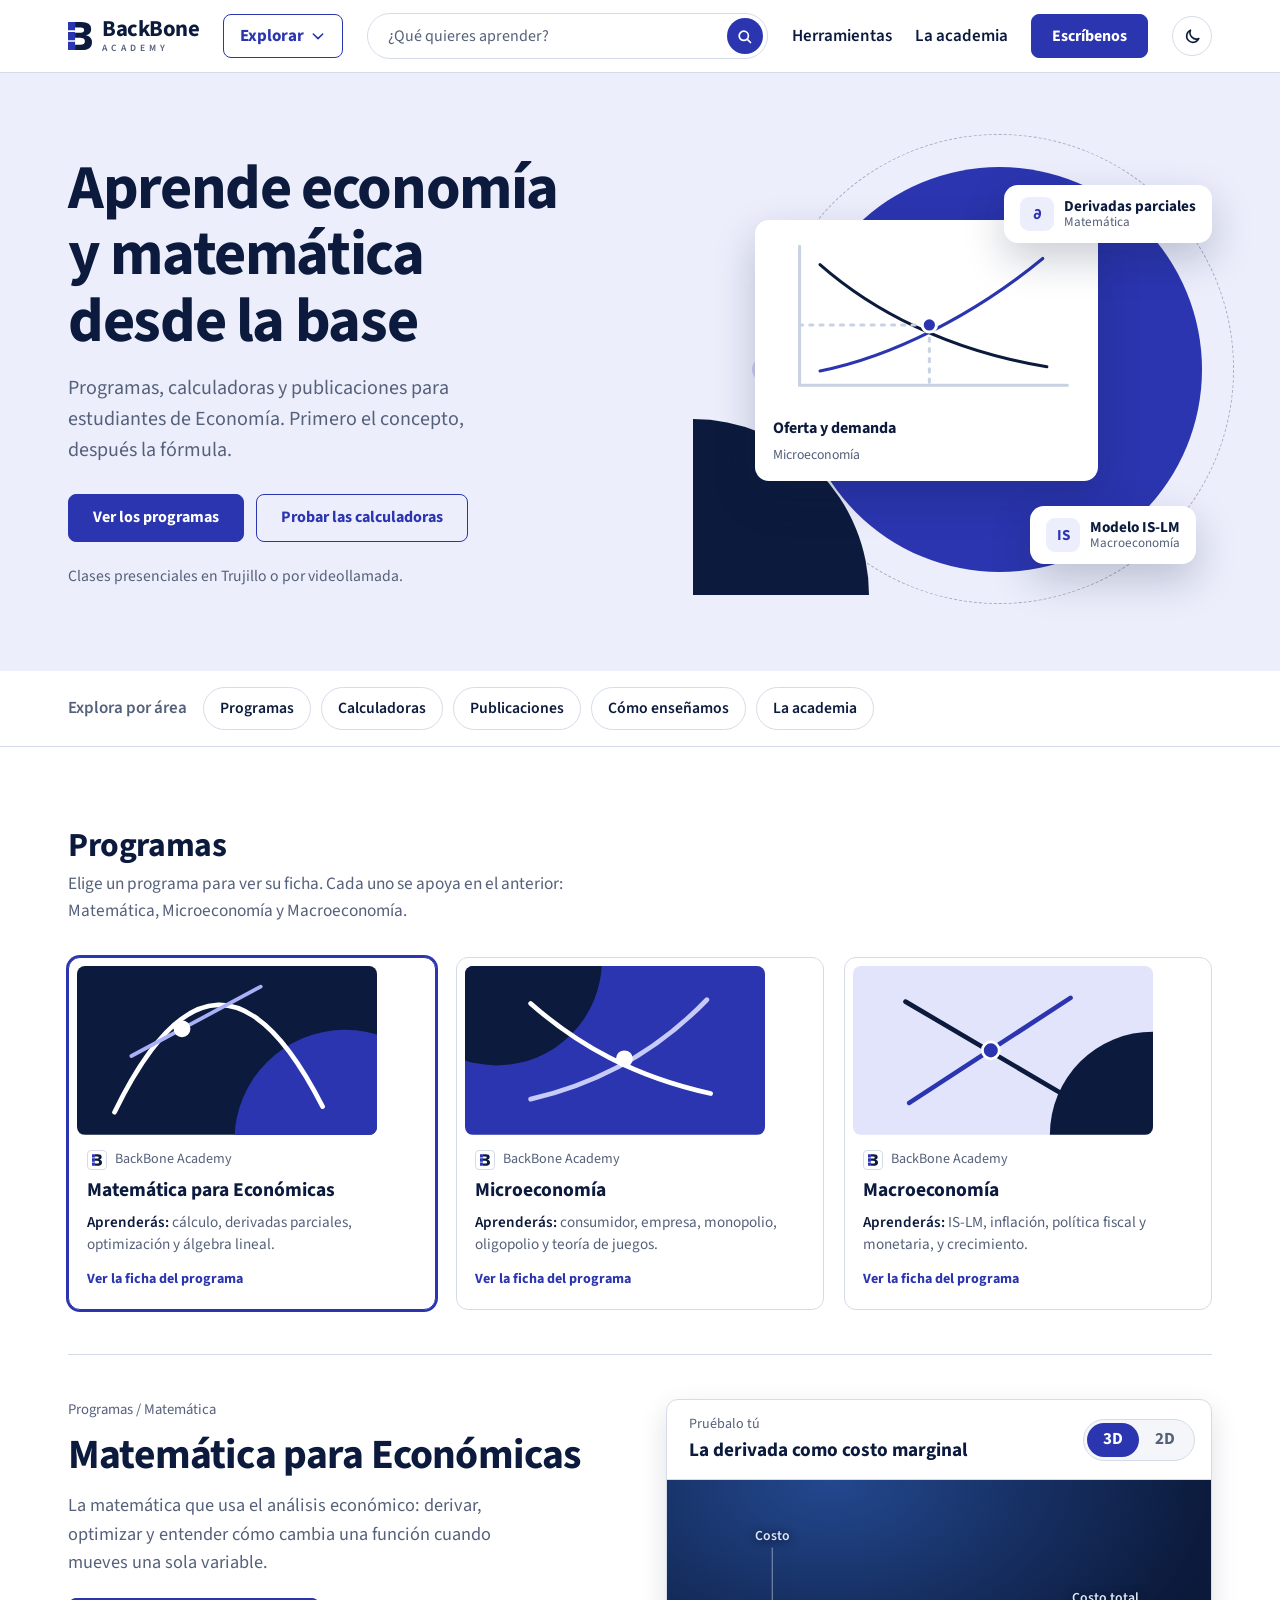
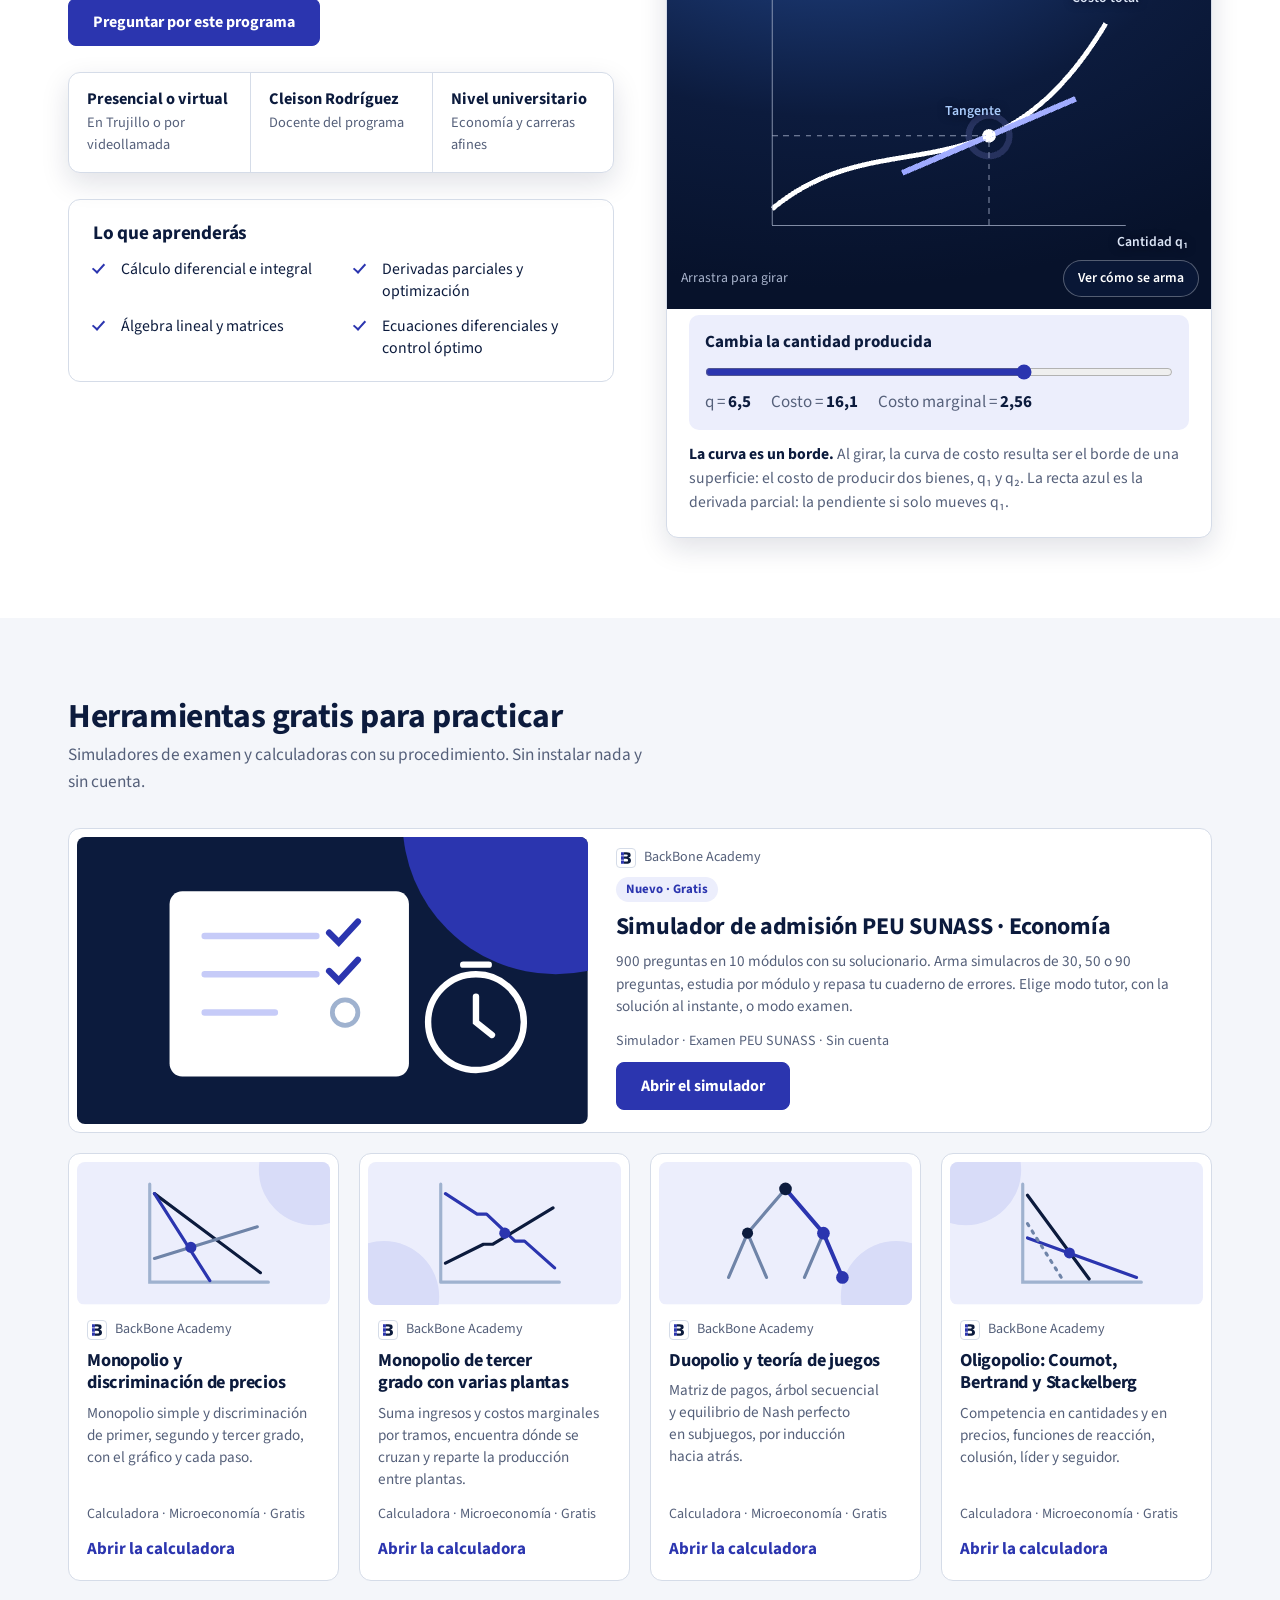
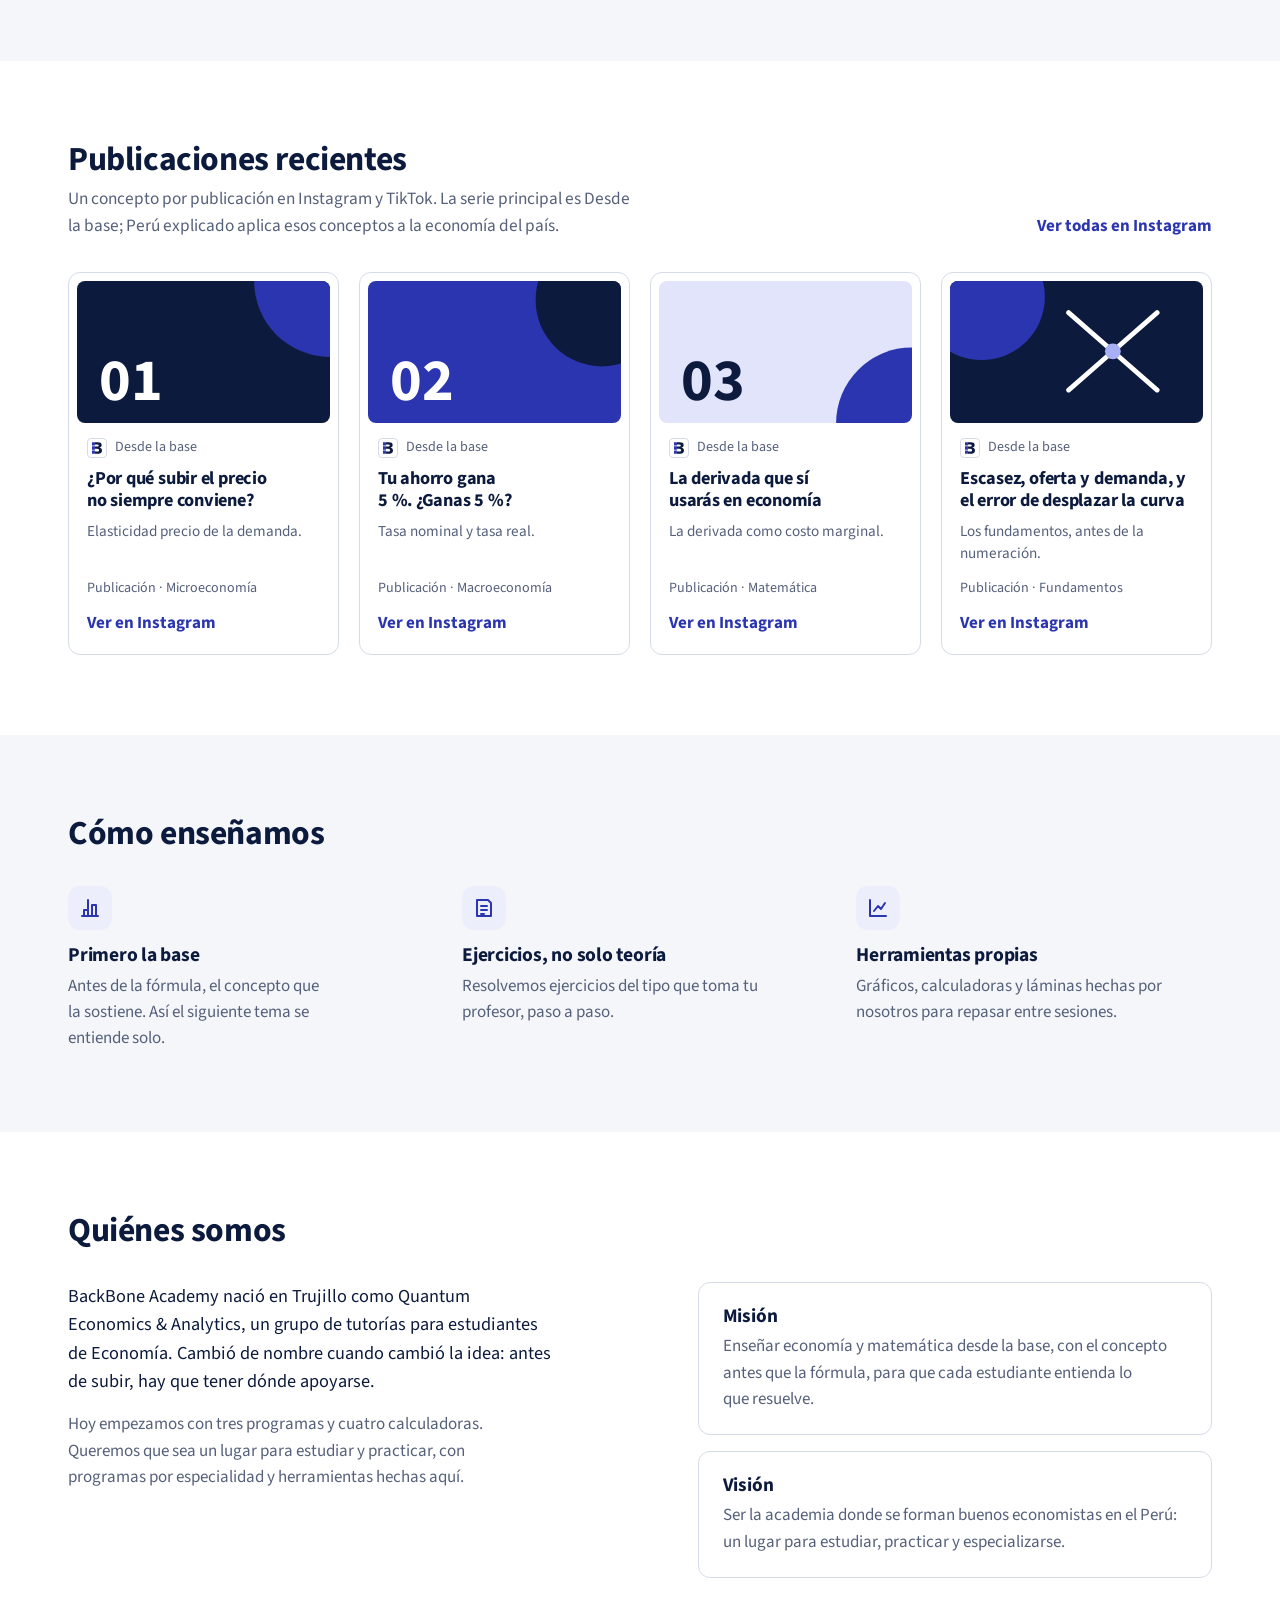
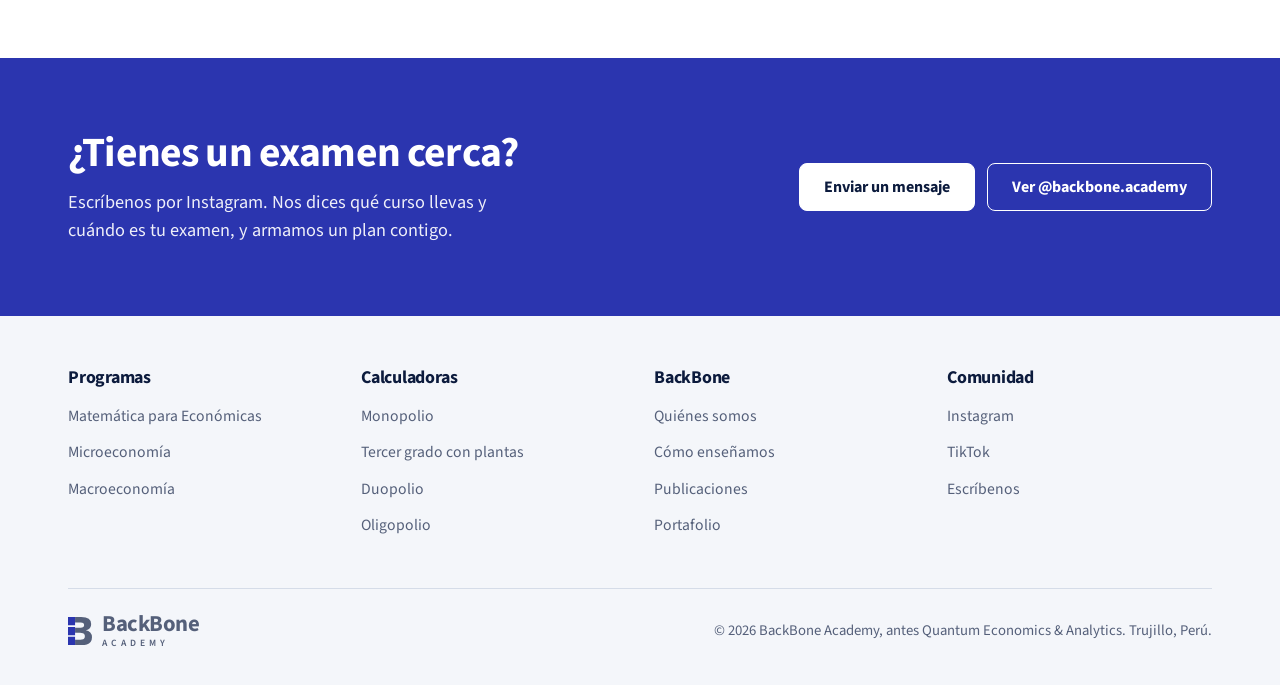
<file: index.html>
<!DOCTYPE html>
<html lang="es">
<head>
<meta charset="UTF-8">
<meta name="viewport" content="width=device-width, initial-scale=1, viewport-fit=cover">
<title>BackBone Academy · Economía y matemática desde la base</title>
<meta name="description" content="BackBone Academy, academia de economía en Trujillo, Perú. Programas de Matemática para Económicas, Microeconomía y Macroeconomía, calculadoras gratis y publicaciones para aprender desde la base.">
<meta property="og:title" content="BackBone Academy">
<meta property="og:description" content="Aprende economía y matemática desde la base: programas, calculadoras gratis y publicaciones.">
<meta property="og:type" content="website">
<meta name="theme-color" content="#FFFFFF">
<link rel="icon" href="assets/img/favicon-32.png" type="image/png" sizes="32x32">
<link rel="icon" href="assets/img/favicon-academy.svg" type="image/svg+xml">
<link rel="apple-touch-icon" href="assets/img/apple-touch-icon.png">
<link rel="preconnect" href="https://fonts.googleapis.com">
<link rel="preconnect" href="https://fonts.gstatic.com" crossorigin>
<link rel="stylesheet" href="https://fonts.googleapis.com/css2?family=Source+Sans+3:wght@400;600;700&display=swap">
<link rel="stylesheet" href="assets/css/academy.css">
<script type="importmap">{ "imports": { "three": "./assets/vendor/three/three.module.min.js" } }</script>
<script>
  /* Tema claro u oscuro: respeta la elección guardada; si no hay, sigue al dispositivo. */
  (function () {
    try { var t = localStorage.getItem('tema'); if (t === 'light' || t === 'dark') document.documentElement.setAttribute('data-theme', t); } catch (e) {}
  })();
</script>
</head>

<body>
<a class="saltar" href="#contenido">Saltar al contenido</a>

<!-- ═══ MENÚ ═══════════════════════════════════════════════════
     Logo, botón Explorar, buscador y accesos. Lo que pongas en el
     panel de Explorar es un <li> con un enlace o un botón. -->
<header class="cabecera">
  <div class="envoltura cabecera-fila">
    <a class="logo" href="#inicio" aria-label="BackBone Academy, inicio">
      <svg viewBox="13.69 8 52.43 61.59" aria-hidden="true"><path fill="currentColor" d="M29.13 57.74L40.59 57.74Q44.61 57.74 46.75 56.74Q48.89 55.73 49.7 54Q50.51 52.27 50.51 50.17Q50.51 48.03 49.61 46.3Q48.72 44.57 46.43 43.56Q44.14 42.56 39.99 42.56L29.13 42.56L29.13 31.48L41.32 31.48Q45.08 31.48 47.01 30.09Q48.93 28.7 48.93 25.66Q48.93 23.05 47.3 21.45Q45.68 19.85 41.4 19.85L29.13 19.85L29.13 8L42.51 8Q53.68 8 58.98 11.89Q64.28 15.78 64.28 23.14Q64.28 28.02 62.36 30.86Q60.43 33.7 57.57 35.07Q55 36.36 52.44 36.83Q58.81 37.94 62.4 41.7Q66.12 45.59 66.12 52.48Q66.12 58.98 63.04 62.72Q59.96 66.47 54.9 68.03Q49.83 69.59 43.88 69.59L29.13 69.59Z"/><path class="logo-columna" d="M13.69 26.2L13.69 8L29.13 8L29.13 26.2L13.69 26.2ZM13.69 69.59L13.69 51.4L29.13 51.4L29.13 69.59ZM13.69 47.8L13.69 29.8L29.13 29.8L29.13 47.8L13.69 47.8Z"/></svg>
      <span class="logo-texto"><span class="logo-nombre">BackBone</span><span class="logo-academy">ACADEMY</span></span>
    </a>

    <div class="explorar">
      <button class="explorar-boton" type="button" aria-expanded="false" aria-controls="explorar-panel">Explorar <svg viewBox="0 0 24 24" fill="none" stroke="currentColor" stroke-width="2.4" stroke-linecap="round" stroke-linejoin="round" aria-hidden="true"><path d="M5 9l7 7 7-7"/></svg></button>
      <div class="explorar-panel" id="explorar-panel" hidden>
        <div>
          <h3>Programas</h3>
          <ul>
            <li><button type="button" data-programa="mate">Matemática para Económicas</button></li>
            <li><button type="button" data-programa="micro">Microeconomía</button></li>
            <li><button type="button" data-programa="macro">Macroeconomía</button></li>
          </ul>
        </div>
        <div>
          <h3>Más en BackBone</h3>
          <ul>
            <li><a href="https://leonardovelasquez14-detg.github.io/peu-sunass-economia/" target="_blank" rel="noopener">Simulador PEU SUNASS</a></li>
            <li><a href="#practica">Calculadoras gratis</a></li>
            <li><a href="#publicaciones">Publicaciones</a></li>
            <li><a href="#academia">La academia</a></li>
          </ul>
        </div>
      </div>
    </div>

    <div class="buscador" role="search">
      <input type="search" id="buscar" placeholder="¿Qué quieres aprender?" aria-label="Buscar programas, temas y herramientas" autocomplete="off" aria-controls="resultados">
      <button class="buscador-ir" type="button" id="buscar-ir" aria-label="Buscar"><svg viewBox="0 0 24 24" fill="none" stroke="currentColor" stroke-width="2.4" stroke-linecap="round" aria-hidden="true"><circle cx="11" cy="11" r="6.5"/><path d="M16 16l4.5 4.5"/></svg></button>
      <ul class="resultados" id="resultados" hidden></ul>
    </div>

    <nav class="menu" aria-label="Principal">
      <a href="#practica">Herramientas</a>
      <a href="#academia">La academia</a>
      <a class="boton" href="#contacto">Escríbenos</a>
    </nav>
    <button class="tema-boton" type="button" id="tema-boton" aria-label="Cambiar a modo oscuro" title="Cambiar entre modo claro y oscuro">
      <svg class="icono-luna" viewBox="0 0 24 24" fill="none" stroke="currentColor" stroke-width="2" stroke-linecap="round" stroke-linejoin="round" aria-hidden="true"><path d="M20 14.5A8 8 0 0 1 9.5 4a8 8 0 1 0 10.5 10.5Z"/></svg>
      <svg class="icono-sol" viewBox="0 0 24 24" fill="none" stroke="currentColor" stroke-width="2" stroke-linecap="round" aria-hidden="true"><circle cx="12" cy="12" r="4"/><path d="M12 2.5v2M12 19.5v2M4.6 4.6l1.4 1.4M18 18l1.4 1.4M2.5 12h2M19.5 12h2M4.6 19.4 6 18M18 6l1.4-1.4"/></svg>
    </button>
    <button class="abrir-menu" type="button" aria-label="Abrir el menú" aria-expanded="false" aria-controls="menu-movil"><span></span></button>
  </div>
  <nav class="menu-movil" id="menu-movil" aria-label="Principal, celular">
    <a href="#programas">Programas</a>
    <a href="#practica">Herramientas</a>
    <a href="#publicaciones">Publicaciones</a>
    <a href="#academia">La academia</a>
    <a href="#contacto">Escríbenos</a>
  </nav>
</header>

<main id="contenido">

<!-- ═══ PORTADA ════════════════════════════════════════════════
     Cuando tengas una foto real (una clase, el equipo), reemplaza
     todo el <div class="portada-arte"> por un <img>. -->
<section class="portada" id="inicio">
  <div class="envoltura portada-rejilla">
    <div>
      <h1>Aprende economía y matemática desde la base</h1>
      <p class="portada-texto">Programas, calculadoras y publicaciones para estudiantes de Economía. Primero el concepto, después la fórmula.</p>
      <div class="portada-botones">
        <a class="boton" href="#programas">Ver los programas</a>
        <a class="boton boton-linea" href="#practica">Probar las calculadoras</a>
      </div>
      <p class="portada-nota">Clases presenciales en Trujillo o por videollamada.</p>
    </div>

    <div class="portada-arte" aria-hidden="true">
      <div class="arte-circulo"><div class="arte-orbita"></div></div>
      <div class="arte-arco"></div>
      <div class="arte-tarjeta arte-grafico">
        <svg viewBox="0 0 300 170" fill="none" stroke-linecap="round" stroke-width="3">
          <path d="M26 10v136h262" stroke="#C7D2E3"/>
          <path d="M46 28C96 72 170 112 268 128" stroke="#0C1B3D"/>
          <path d="M46 132C116 118 196 78 264 22" stroke="#2B35AF"/>
          <path d="M26 87h127v59" stroke="#C7D2E3" stroke-dasharray="3 7"/>
          <circle cx="153" cy="87" r="7" fill="#2B35AF" stroke="#FFFFFF"/>
        </svg>
        <b>Oferta y demanda</b>
        <span>Microeconomía</span>
      </div>
      <div class="arte-tarjeta arte-chip arte-chip-1"><i>∂</i><span>Derivadas parciales<small>Matemática</small></span></div>
      <div class="arte-tarjeta arte-chip arte-chip-2"><i>IS</i><span>Modelo IS-LM<small>Macroeconomía</small></span></div>
    </div>
  </div>
</section>

<!-- ═══ ÁREAS ══════════════════════════════════════════════════ -->
<nav class="areas" aria-label="Áreas">
  <div class="envoltura areas-fila">
    <span>Explora por área</span>
    <a class="area" href="#programas">Programas</a>
    <a class="area" href="#practica">Calculadoras</a>
    <a class="area" href="#publicaciones">Publicaciones</a>
    <a class="area" href="#por-que">Cómo enseñamos</a>
    <a class="area" href="#academia">La academia</a>
  </div>
</nav>

<!-- ═══ PROGRAMAS ══════════════════════════════════════════════
     Cada programa tiene dos partes con el mismo nombre corto
     (mate, micro, macro):
       1. una tarjeta  <button class="tarjeta pestana">
       2. su ficha     <article class="programa">
     Para añadir un programa, copia las dos partes con un nombre
     nuevo. Si además quieres su gráfico, añádelo con ese mismo
     nombre en assets/js/graficos.js (2D) y graficos3d.js (3D). -->
<section class="seccion" id="programas">
  <div class="envoltura">
    <div class="titulo-seccion">
      <div>
        <h2>Programas</h2>
        <p>Elige un programa para ver su ficha. Cada uno se apoya en el anterior: Matemática, Microeconomía y Macroeconomía.</p>
      </div>
    </div>

    <div class="tarjetas tarjetas-3" role="tablist" aria-label="Programas">
      <button class="tarjeta pestana" type="button" role="tab" id="tab-mate" data-programa="mate" aria-controls="programa-mate" aria-selected="true">
        <span class="tarjeta-imagen"><svg viewBox="0 0 320 180" preserveAspectRatio="xMidYMid slice" aria-hidden="true"><rect width="320" height="180" fill="#0C1B3D"/><circle cx="286" cy="186" r="118" fill="#2B35AF"/><path d="M40 156Q150 -70 262 150" fill="none" stroke="#FFFFFF" stroke-width="5" stroke-linecap="round"/><path d="M58 96 196 22" stroke="#A9B0F5" stroke-width="4" stroke-linecap="round"/><circle cx="112" cy="67" r="9" fill="#FFFFFF"/></svg></span>
        <span class="tarjeta-cuerpo">
          <span class="tarjeta-origen"><svg viewBox="13.69 8 52.43 61.59" aria-hidden="true"><path fill="currentColor" d="M29.13 57.74L40.59 57.74Q44.61 57.74 46.75 56.74Q48.89 55.73 49.7 54Q50.51 52.27 50.51 50.17Q50.51 48.03 49.61 46.3Q48.72 44.57 46.43 43.56Q44.14 42.56 39.99 42.56L29.13 42.56L29.13 31.48L41.32 31.48Q45.08 31.48 47.01 30.09Q48.93 28.7 48.93 25.66Q48.93 23.05 47.3 21.45Q45.68 19.85 41.4 19.85L29.13 19.85L29.13 8L42.51 8Q53.68 8 58.98 11.89Q64.28 15.78 64.28 23.14Q64.28 28.02 62.36 30.86Q60.43 33.7 57.57 35.07Q55 36.36 52.44 36.83Q58.81 37.94 62.4 41.7Q66.12 45.59 66.12 52.48Q66.12 58.98 63.04 62.72Q59.96 66.47 54.9 68.03Q49.83 69.59 43.88 69.59L29.13 69.59Z"/><path class="logo-columna" d="M13.69 26.2L13.69 8L29.13 8L29.13 26.2L13.69 26.2ZM13.69 69.59L13.69 51.4L29.13 51.4L29.13 69.59ZM13.69 47.8L13.69 29.8L29.13 29.8L29.13 47.8L13.69 47.8Z"/></svg> BackBone Academy</span>
          <span class="tarjeta-titulo">Matemática para Económicas</span>
          <span class="tarjeta-texto"><b>Aprenderás:</b> cálculo, derivadas parciales, optimización y álgebra lineal.</span>
          <span class="tarjeta-meta">Ver la ficha del programa</span>
        </span>
      </button>
      <button class="tarjeta pestana" type="button" role="tab" id="tab-micro" data-programa="micro" aria-controls="programa-micro" aria-selected="false" tabindex="-1">
        <span class="tarjeta-imagen"><svg viewBox="0 0 320 180" preserveAspectRatio="xMidYMid slice" aria-hidden="true"><rect width="320" height="180" fill="#2B35AF"/><circle cx="34" cy="-6" r="112" fill="#0C1B3D"/><path d="M70 40C120 84 180 118 262 136" fill="none" stroke="#FFFFFF" stroke-width="5" stroke-linecap="round"/><path d="M70 142C140 126 204 92 258 36" fill="none" stroke="#C6CBF8" stroke-width="5" stroke-linecap="round"/><circle cx="170" cy="99" r="9" fill="#FFFFFF"/></svg></span>
        <span class="tarjeta-cuerpo">
          <span class="tarjeta-origen"><svg viewBox="13.69 8 52.43 61.59" aria-hidden="true"><path fill="currentColor" d="M29.13 57.74L40.59 57.74Q44.61 57.74 46.75 56.74Q48.89 55.73 49.7 54Q50.51 52.27 50.51 50.17Q50.51 48.03 49.61 46.3Q48.72 44.57 46.43 43.56Q44.14 42.56 39.99 42.56L29.13 42.56L29.13 31.48L41.32 31.48Q45.08 31.48 47.01 30.09Q48.93 28.7 48.93 25.66Q48.93 23.05 47.3 21.45Q45.68 19.85 41.4 19.85L29.13 19.85L29.13 8L42.51 8Q53.68 8 58.98 11.89Q64.28 15.78 64.28 23.14Q64.28 28.02 62.36 30.86Q60.43 33.7 57.57 35.07Q55 36.36 52.44 36.83Q58.81 37.94 62.4 41.7Q66.12 45.59 66.12 52.48Q66.12 58.98 63.04 62.72Q59.96 66.47 54.9 68.03Q49.83 69.59 43.88 69.59L29.13 69.59Z"/><path class="logo-columna" d="M13.69 26.2L13.69 8L29.13 8L29.13 26.2L13.69 26.2ZM13.69 69.59L13.69 51.4L29.13 51.4L29.13 69.59ZM13.69 47.8L13.69 29.8L29.13 29.8L29.13 47.8L13.69 47.8Z"/></svg> BackBone Academy</span>
          <span class="tarjeta-titulo">Microeconomía</span>
          <span class="tarjeta-texto"><b>Aprenderás:</b> consumidor, empresa, monopolio, oligopolio y teoría de juegos.</span>
          <span class="tarjeta-meta">Ver la ficha del programa</span>
        </span>
      </button>
      <button class="tarjeta pestana" type="button" role="tab" id="tab-macro" data-programa="macro" aria-controls="programa-macro" aria-selected="false" tabindex="-1">
        <span class="tarjeta-imagen"><svg viewBox="0 0 320 180" preserveAspectRatio="xMidYMid slice" aria-hidden="true"><rect width="320" height="180" fill="#E1E4FB"/><path d="M320 180V70A110 110 0 0 0 210 180Z" fill="#0C1B3D"/><path d="M56 38 236 144" stroke="#0C1B3D" stroke-width="5" stroke-linecap="round"/><path d="M60 146 232 34" stroke="#2B35AF" stroke-width="5" stroke-linecap="round"/><circle cx="147" cy="90" r="9" fill="#2B35AF" stroke="#FFFFFF" stroke-width="3"/></svg></span>
        <span class="tarjeta-cuerpo">
          <span class="tarjeta-origen"><svg viewBox="13.69 8 52.43 61.59" aria-hidden="true"><path fill="currentColor" d="M29.13 57.74L40.59 57.74Q44.61 57.74 46.75 56.74Q48.89 55.73 49.7 54Q50.51 52.27 50.51 50.17Q50.51 48.03 49.61 46.3Q48.72 44.57 46.43 43.56Q44.14 42.56 39.99 42.56L29.13 42.56L29.13 31.48L41.32 31.48Q45.08 31.48 47.01 30.09Q48.93 28.7 48.93 25.66Q48.93 23.05 47.3 21.45Q45.68 19.85 41.4 19.85L29.13 19.85L29.13 8L42.51 8Q53.68 8 58.98 11.89Q64.28 15.78 64.28 23.14Q64.28 28.02 62.36 30.86Q60.43 33.7 57.57 35.07Q55 36.36 52.44 36.83Q58.81 37.94 62.4 41.7Q66.12 45.59 66.12 52.48Q66.12 58.98 63.04 62.72Q59.96 66.47 54.9 68.03Q49.83 69.59 43.88 69.59L29.13 69.59Z"/><path class="logo-columna" d="M13.69 26.2L13.69 8L29.13 8L29.13 26.2L13.69 26.2ZM13.69 69.59L13.69 51.4L29.13 51.4L29.13 69.59ZM13.69 47.8L13.69 29.8L29.13 29.8L29.13 47.8L13.69 47.8Z"/></svg> BackBone Academy</span>
          <span class="tarjeta-titulo">Macroeconomía</span>
          <span class="tarjeta-texto"><b>Aprenderás:</b> IS-LM, inflación, política fiscal y monetaria, y crecimiento.</span>
          <span class="tarjeta-meta">Ver la ficha del programa</span>
        </span>
      </button>
    </div>

    <div class="ficha-programa" id="ficha">
      <div class="programas-rejilla">
        <div class="programas-texto">
          <article class="programa" id="programa-mate" role="tabpanel" aria-labelledby="tab-mate">
            <p class="programa-ruta">Programas / Matemática</p>
            <h3>Matemática para Económicas</h3>
            <p class="programa-resumen">La matemática que usa el análisis económico: derivar, optimizar y entender cómo cambia una función cuando mueves una sola variable.</p>
            <a class="boton" href="https://ig.me/m/backbone.academy" target="_blank" rel="noopener">Preguntar por este programa</a>
            <dl class="datos">
              <div><dt>Presencial o virtual</dt><dd>En Trujillo o por videollamada</dd></div>
              <div><dt>Cleison Rodríguez</dt><dd>Docente del programa</dd></div>
              <div><dt>Nivel universitario</dt><dd>Economía y carreras afines</dd></div>
            </dl>
            <div class="aprenderas-caja">
              <h4>Lo que aprenderás</h4>
              <ul class="aprenderas">
                <li>Cálculo diferencial e integral</li>
                <li>Derivadas parciales y optimización</li>
                <li>Álgebra lineal y matrices</li>
                <li>Ecuaciones diferenciales y control óptimo</li>
              </ul>
            </div>
          </article>

          <article class="programa" id="programa-micro" role="tabpanel" aria-labelledby="tab-micro" hidden>
            <p class="programa-ruta">Programas / Microeconomía</p>
            <h3>Microeconomía</h3>
            <p class="programa-resumen">Cómo deciden consumidores y empresas con recursos limitados: preferencias, presupuesto, costos, mercados y estrategia.</p>
            <a class="boton" href="https://ig.me/m/backbone.academy" target="_blank" rel="noopener">Preguntar por este programa</a>
            <dl class="datos">
              <div><dt>Presencial o virtual</dt><dd>En Trujillo o por videollamada</dd></div>
              <div><dt>Cleison Rodríguez</dt><dd>Docente del programa</dd></div>
              <div><dt>Nivel universitario</dt><dd>Economía y carreras afines</dd></div>
            </dl>
            <div class="aprenderas-caja">
              <h4>Lo que aprenderás</h4>
              <ul class="aprenderas">
                <li>Teoría del consumidor y utilidad</li>
                <li>Teoría de la empresa y producción</li>
                <li>Monopolio, oligopolio y teoría de juegos</li>
                <li>Equilibrio general y externalidades</li>
              </ul>
            </div>
          </article>

          <article class="programa" id="programa-macro" role="tabpanel" aria-labelledby="tab-macro" hidden>
            <p class="programa-ruta">Programas / Macroeconomía</p>
            <h3>Macroeconomía</h3>
            <p class="programa-resumen">La economía completa: producción, tasa de interés, inflación y empleo, y cómo responden a la política fiscal y monetaria.</p>
            <a class="boton" href="https://ig.me/m/backbone.academy" target="_blank" rel="noopener">Preguntar por este programa</a>
            <dl class="datos">
              <div><dt>Presencial o virtual</dt><dd>En Trujillo o por videollamada</dd></div>
              <div><dt>Cleison Rodríguez</dt><dd>Docente del programa</dd></div>
              <div><dt>Nivel universitario</dt><dd>Economía y carreras afines</dd></div>
            </dl>
            <div class="aprenderas-caja">
              <h4>Lo que aprenderás</h4>
              <ul class="aprenderas">
                <li>Modelo IS-LM y demanda agregada</li>
                <li>Inflación, desempleo y curva de Phillips</li>
                <li>Política fiscal y monetaria</li>
                <li>Crecimiento económico</li>
              </ul>
            </div>
          </article>
        </div>

        <div class="grafico" id="grafico">
          <div class="grafico-cabeza">
            <div><small>Pruébalo tú</small><b id="grafico-titulo"></b></div>
            <div class="vistas" role="group" aria-label="Vista del gráfico" hidden>
              <button class="vista" type="button" data-vista="3d" aria-pressed="true">3D</button>
              <button class="vista" type="button" data-vista="2d" aria-pressed="false">2D</button>
            </div>
          </div>
          <div class="grafico-lienzo" id="grafico-lienzo"></div>
          <div class="grafico-3d" id="grafico-3d" hidden>
            <div class="grafico-3d-lienzo" id="grafico-3d-lienzo"></div>
            <div class="grafico-3d-barra"><span>Arrastra para girar</span><button type="button" id="repetir">Ver cómo se arma</button></div>
          </div>
          <div class="grafico-pie">
            <div class="grafico-control">
              <label for="control" id="control-texto">Mueve el control</label>
              <input type="range" id="control" min="0" max="1" step="0.01" value="0.5">
              <output class="lectura" id="lectura" for="control"></output>
            </div>
            <p class="grafico-explica" id="explica"></p>
          </div>
        </div>
      </div>
    </div>
  </div>
</section>

<!-- ═══ HERRAMIENTAS ═══════════════════════════════════════════
     Cada herramienta es un <li class="tarjeta">. Para añadir una
     (otra calculadora, un simulador de examen), copia una tarjeta
     completa y cambia el dibujo, el título, el texto y el enlace. -->
<section class="seccion seccion-alt" id="practica">
  <div class="envoltura">
    <div class="titulo-seccion">
      <div>
        <h2>Herramientas gratis para practicar</h2>
        <p>Simuladores de examen y calculadoras con su procedimiento. Sin instalar nada y sin cuenta.</p>
      </div>
    </div>

    <ul class="tarjetas">
      <li class="tarjeta tarjeta-destacada" data-tipo="Simulador">
        <div class="tarjeta-imagen"><svg viewBox="0 0 320 180" preserveAspectRatio="xMidYMid slice" aria-hidden="true"><rect width="320" height="180" fill="#0C1B3D"/><circle cx="300" cy="-10" r="96" fill="#2B35AF"/><rect x="58" y="34" width="150" height="116" rx="8" fill="#FFFFFF"/><g fill="none" stroke-width="4" stroke-linecap="round"><path d="M80 62h70M80 86h70M80 110h44" stroke="#C6CBF8"/><path d="M158 60l6 6 12-13M158 84l6 6 12-13" stroke="#2B35AF"/></g><circle cx="168" cy="110" r="8" fill="none" stroke="#9FB2CF" stroke-width="3"/><g fill="none" stroke="#FFFFFF" stroke-width="4" stroke-linecap="round"><circle cx="250" cy="116" r="30"/><path d="M250 100v16l10 8M242 80h16"/></g></svg></div>
        <div class="tarjeta-cuerpo">
          <p class="tarjeta-origen"><svg viewBox="13.69 8 52.43 61.59" aria-hidden="true"><path fill="currentColor" d="M29.13 57.74L40.59 57.74Q44.61 57.74 46.75 56.74Q48.89 55.73 49.7 54Q50.51 52.27 50.51 50.17Q50.51 48.03 49.61 46.3Q48.72 44.57 46.43 43.56Q44.14 42.56 39.99 42.56L29.13 42.56L29.13 31.48L41.32 31.48Q45.08 31.48 47.01 30.09Q48.93 28.7 48.93 25.66Q48.93 23.05 47.3 21.45Q45.68 19.85 41.4 19.85L29.13 19.85L29.13 8L42.51 8Q53.68 8 58.98 11.89Q64.28 15.78 64.28 23.14Q64.28 28.02 62.36 30.86Q60.43 33.7 57.57 35.07Q55 36.36 52.44 36.83Q58.81 37.94 62.4 41.7Q66.12 45.59 66.12 52.48Q66.12 58.98 63.04 62.72Q59.96 66.47 54.9 68.03Q49.83 69.59 43.88 69.59L29.13 69.59Z"/><path class="logo-columna" d="M13.69 26.2L13.69 8L29.13 8L29.13 26.2L13.69 26.2ZM13.69 69.59L13.69 51.4L29.13 51.4L29.13 69.59ZM13.69 47.8L13.69 29.8L29.13 29.8L29.13 47.8L13.69 47.8Z"/></svg> BackBone Academy</p>
          <p class="tarjeta-etiqueta">Nuevo · Gratis</p>
          <h3>Simulador de admisión PEU SUNASS · Economía</h3>
          <p class="tarjeta-texto">900 preguntas en 10 módulos con su solucionario. Arma simulacros de 30, 50 o 90 preguntas, estudia por módulo y repasa tu cuaderno de errores. Elige modo tutor, con la solución al instante, o modo examen.</p>
          <p class="tarjeta-meta">Simulador · Examen PEU SUNASS · Sin cuenta</p>
          <a class="boton tarjeta-enlace" href="https://leonardovelasquez14-detg.github.io/peu-sunass-economia/" target="_blank" rel="noopener">Abrir el simulador</a>
        </div>
      </li>
      <li class="tarjeta">
        <div class="tarjeta-imagen"><svg viewBox="0 0 320 180" preserveAspectRatio="xMidYMid slice" aria-hidden="true"><rect width="320" height="180" fill="#ECEEFC"/><circle cx="300" cy="10" r="70" fill="#D8DCF8"/><g fill="none" stroke="#0C1B3D" stroke-width="4" stroke-linecap="round"><path d="M92 28v124h150" stroke="#9FB2CF"/><path d="M98 40 232 140"/><path d="M98 40 168 150" stroke="#2B35AF"/><path d="M98 122 228 82" stroke="#6F84A8"/></g><circle cx="144" cy="108" r="7" fill="#2B35AF"/></svg></div>
        <div class="tarjeta-cuerpo">
          <p class="tarjeta-origen"><svg viewBox="13.69 8 52.43 61.59" aria-hidden="true"><path fill="currentColor" d="M29.13 57.74L40.59 57.74Q44.61 57.74 46.75 56.74Q48.89 55.73 49.7 54Q50.51 52.27 50.51 50.17Q50.51 48.03 49.61 46.3Q48.72 44.57 46.43 43.56Q44.14 42.56 39.99 42.56L29.13 42.56L29.13 31.48L41.32 31.48Q45.08 31.48 47.01 30.09Q48.93 28.7 48.93 25.66Q48.93 23.05 47.3 21.45Q45.68 19.85 41.4 19.85L29.13 19.85L29.13 8L42.51 8Q53.68 8 58.98 11.89Q64.28 15.78 64.28 23.14Q64.28 28.02 62.36 30.86Q60.43 33.7 57.57 35.07Q55 36.36 52.44 36.83Q58.81 37.94 62.4 41.7Q66.12 45.59 66.12 52.48Q66.12 58.98 63.04 62.72Q59.96 66.47 54.9 68.03Q49.83 69.59 43.88 69.59L29.13 69.59Z"/><path class="logo-columna" d="M13.69 26.2L13.69 8L29.13 8L29.13 26.2L13.69 26.2ZM13.69 69.59L13.69 51.4L29.13 51.4L29.13 69.59ZM13.69 47.8L13.69 29.8L29.13 29.8L29.13 47.8L13.69 47.8Z"/></svg> BackBone Academy</p>
          <h3>Monopolio y discriminación de precios</h3>
          <p class="tarjeta-texto">Monopolio simple y discriminación de primer, segundo y tercer grado, con el gráfico y cada paso.</p>
          <p class="tarjeta-meta">Calculadora · Microeconomía · Gratis</p>
          <a class="enlace tarjeta-enlace" href="herramientas/monopolio/" target="_blank" rel="noopener">Abrir la calculadora</a>
        </div>
      </li>
      <li class="tarjeta">
        <div class="tarjeta-imagen"><svg viewBox="0 0 320 180" preserveAspectRatio="xMidYMid slice" aria-hidden="true"><rect width="320" height="180" fill="#ECEEFC"/><circle cx="20" cy="170" r="70" fill="#D8DCF8"/><g fill="none" stroke="#0C1B3D" stroke-width="4" stroke-linecap="round" stroke-linejoin="round"><path d="M92 28v124h150" stroke="#9FB2CF"/><path d="M98 40 138 66 150 66 186 100 198 100 236 134" stroke="#2B35AF"/><path d="M98 128 146 104 158 104 234 58"/></g><circle cx="173" cy="90" r="7" fill="#2B35AF"/></svg></div>
        <div class="tarjeta-cuerpo">
          <p class="tarjeta-origen"><svg viewBox="13.69 8 52.43 61.59" aria-hidden="true"><path fill="currentColor" d="M29.13 57.74L40.59 57.74Q44.61 57.74 46.75 56.74Q48.89 55.73 49.7 54Q50.51 52.27 50.51 50.17Q50.51 48.03 49.61 46.3Q48.72 44.57 46.43 43.56Q44.14 42.56 39.99 42.56L29.13 42.56L29.13 31.48L41.32 31.48Q45.08 31.48 47.01 30.09Q48.93 28.7 48.93 25.66Q48.93 23.05 47.3 21.45Q45.68 19.85 41.4 19.85L29.13 19.85L29.13 8L42.51 8Q53.68 8 58.98 11.89Q64.28 15.78 64.28 23.14Q64.28 28.02 62.36 30.86Q60.43 33.7 57.57 35.07Q55 36.36 52.44 36.83Q58.81 37.94 62.4 41.7Q66.12 45.59 66.12 52.48Q66.12 58.98 63.04 62.72Q59.96 66.47 54.9 68.03Q49.83 69.59 43.88 69.59L29.13 69.59Z"/><path class="logo-columna" d="M13.69 26.2L13.69 8L29.13 8L29.13 26.2L13.69 26.2ZM13.69 69.59L13.69 51.4L29.13 51.4L29.13 69.59ZM13.69 47.8L13.69 29.8L29.13 29.8L29.13 47.8L13.69 47.8Z"/></svg> BackBone Academy</p>
          <h3>Monopolio de tercer grado con varias plantas</h3>
          <p class="tarjeta-texto">Suma ingresos y costos marginales por tramos, encuentra dónde se cruzan y reparte la producción entre plantas.</p>
          <p class="tarjeta-meta">Calculadora · Microeconomía · Gratis</p>
          <a class="enlace tarjeta-enlace" href="herramientas/monopolio-tercer-grado/" target="_blank" rel="noopener">Abrir la calculadora</a>
        </div>
      </li>
      <li class="tarjeta">
        <div class="tarjeta-imagen"><svg viewBox="0 0 320 180" preserveAspectRatio="xMidYMid slice" aria-hidden="true"><rect width="320" height="180" fill="#ECEEFC"/><circle cx="300" cy="170" r="70" fill="#D8DCF8"/><g fill="none" stroke="#0C1B3D" stroke-width="4" stroke-linecap="round"><path d="M160 34 112 90M112 90 88 146M112 90 136 146M208 90 184 146" stroke="#6F84A8"/><path d="M160 34 208 90 232 146" stroke="#2B35AF" stroke-width="5"/></g><circle cx="160" cy="34" r="8" fill="#0C1B3D"/><circle cx="112" cy="90" r="7" fill="#0C1B3D"/><circle cx="208" cy="90" r="8" fill="#2B35AF"/><circle cx="232" cy="146" r="8" fill="#2B35AF"/></svg></div>
        <div class="tarjeta-cuerpo">
          <p class="tarjeta-origen"><svg viewBox="13.69 8 52.43 61.59" aria-hidden="true"><path fill="currentColor" d="M29.13 57.74L40.59 57.74Q44.61 57.74 46.75 56.74Q48.89 55.73 49.7 54Q50.51 52.27 50.51 50.17Q50.51 48.03 49.61 46.3Q48.72 44.57 46.43 43.56Q44.14 42.56 39.99 42.56L29.13 42.56L29.13 31.48L41.32 31.48Q45.08 31.48 47.01 30.09Q48.93 28.7 48.93 25.66Q48.93 23.05 47.3 21.45Q45.68 19.85 41.4 19.85L29.13 19.85L29.13 8L42.51 8Q53.68 8 58.98 11.89Q64.28 15.78 64.28 23.14Q64.28 28.02 62.36 30.86Q60.43 33.7 57.57 35.07Q55 36.36 52.44 36.83Q58.81 37.94 62.4 41.7Q66.12 45.59 66.12 52.48Q66.12 58.98 63.04 62.72Q59.96 66.47 54.9 68.03Q49.83 69.59 43.88 69.59L29.13 69.59Z"/><path class="logo-columna" d="M13.69 26.2L13.69 8L29.13 8L29.13 26.2L13.69 26.2ZM13.69 69.59L13.69 51.4L29.13 51.4L29.13 69.59ZM13.69 47.8L13.69 29.8L29.13 29.8L29.13 47.8L13.69 47.8Z"/></svg> BackBone Academy</p>
          <h3>Duopolio y teoría de juegos</h3>
          <p class="tarjeta-texto">Matriz de pagos, árbol secuencial y equilibrio de Nash perfecto en subjuegos, por inducción hacia atrás.</p>
          <p class="tarjeta-meta">Calculadora · Microeconomía · Gratis</p>
          <a class="enlace tarjeta-enlace" href="herramientas/duopolio/" target="_blank" rel="noopener">Abrir la calculadora</a>
        </div>
      </li>
      <li class="tarjeta">
        <div class="tarjeta-imagen"><svg viewBox="0 0 320 180" preserveAspectRatio="xMidYMid slice" aria-hidden="true"><rect width="320" height="180" fill="#ECEEFC"/><circle cx="20" cy="10" r="70" fill="#D8DCF8"/><g fill="none" stroke="#0C1B3D" stroke-width="4" stroke-linecap="round"><path d="M92 28v124h150" stroke="#9FB2CF"/><path d="M98 42 176 148"/><path d="M98 96 236 146" stroke="#2B35AF"/><path d="M98 78 142 148" stroke="#6F84A8" stroke-dasharray="3 8"/></g><circle cx="151" cy="115" r="7" fill="#2B35AF"/></svg></div>
        <div class="tarjeta-cuerpo">
          <p class="tarjeta-origen"><svg viewBox="13.69 8 52.43 61.59" aria-hidden="true"><path fill="currentColor" d="M29.13 57.74L40.59 57.74Q44.61 57.74 46.75 56.74Q48.89 55.73 49.7 54Q50.51 52.27 50.51 50.17Q50.51 48.03 49.61 46.3Q48.72 44.57 46.43 43.56Q44.14 42.56 39.99 42.56L29.13 42.56L29.13 31.48L41.32 31.48Q45.08 31.48 47.01 30.09Q48.93 28.7 48.93 25.66Q48.93 23.05 47.3 21.45Q45.68 19.85 41.4 19.85L29.13 19.85L29.13 8L42.51 8Q53.68 8 58.98 11.89Q64.28 15.78 64.28 23.14Q64.28 28.02 62.36 30.86Q60.43 33.7 57.57 35.07Q55 36.36 52.44 36.83Q58.81 37.94 62.4 41.7Q66.12 45.59 66.12 52.48Q66.12 58.98 63.04 62.72Q59.96 66.47 54.9 68.03Q49.83 69.59 43.88 69.59L29.13 69.59Z"/><path class="logo-columna" d="M13.69 26.2L13.69 8L29.13 8L29.13 26.2L13.69 26.2ZM13.69 69.59L13.69 51.4L29.13 51.4L29.13 69.59ZM13.69 47.8L13.69 29.8L29.13 29.8L29.13 47.8L13.69 47.8Z"/></svg> BackBone Academy</p>
          <h3>Oligopolio: Cournot, Bertrand y Stackelberg</h3>
          <p class="tarjeta-texto">Competencia en cantidades y en precios, funciones de reacción, colusión, líder y seguidor.</p>
          <p class="tarjeta-meta">Calculadora · Microeconomía · Gratis</p>
          <a class="enlace tarjeta-enlace" href="herramientas/oligopolios/" target="_blank" rel="noopener">Abrir la calculadora</a>
        </div>
      </li>
    </ul>
  </div>
</section>

<!-- ═══ PUBLICACIONES ══════════════════════════════════════════
     Cada publicación es un <li class="tarjeta">. Para añadir una,
     copia una tarjeta y cambia número, título, tema y enlace. -->
<section class="seccion" id="publicaciones">
  <div class="envoltura">
    <div class="titulo-seccion">
      <div>
        <h2>Publicaciones recientes</h2>
        <p>Un concepto por publicación en Instagram y TikTok. La serie principal es Desde la base; Perú explicado aplica esos conceptos a la economía del país.</p>
      </div>
      <a class="enlace" href="https://www.instagram.com/backbone.academy/" target="_blank" rel="noopener">Ver todas en Instagram</a>
    </div>

    <ul class="tarjetas">
      <li class="tarjeta">
        <div class="tarjeta-imagen"><svg viewBox="0 0 320 180" preserveAspectRatio="xMidYMid slice" aria-hidden="true"><rect width="320" height="180" fill="#0C1B3D"/><path d="M320 0v96A96 96 0 0 1 224 0Z" fill="#2B35AF"/><text x="28" y="150" font-family="'Source Sans 3', Arial, sans-serif" font-weight="700" font-size="76" fill="#FFFFFF">01</text></svg></div>
        <div class="tarjeta-cuerpo">
          <p class="tarjeta-origen"><svg viewBox="13.69 8 52.43 61.59" aria-hidden="true"><path fill="currentColor" d="M29.13 57.74L40.59 57.74Q44.61 57.74 46.75 56.74Q48.89 55.73 49.7 54Q50.51 52.27 50.51 50.17Q50.51 48.03 49.61 46.3Q48.72 44.57 46.43 43.56Q44.14 42.56 39.99 42.56L29.13 42.56L29.13 31.48L41.32 31.48Q45.08 31.48 47.01 30.09Q48.93 28.7 48.93 25.66Q48.93 23.05 47.3 21.45Q45.68 19.85 41.4 19.85L29.13 19.85L29.13 8L42.51 8Q53.68 8 58.98 11.89Q64.28 15.78 64.28 23.14Q64.28 28.02 62.36 30.86Q60.43 33.7 57.57 35.07Q55 36.36 52.44 36.83Q58.81 37.94 62.4 41.7Q66.12 45.59 66.12 52.48Q66.12 58.98 63.04 62.72Q59.96 66.47 54.9 68.03Q49.83 69.59 43.88 69.59L29.13 69.59Z"/><path class="logo-columna" d="M13.69 26.2L13.69 8L29.13 8L29.13 26.2L13.69 26.2ZM13.69 69.59L13.69 51.4L29.13 51.4L29.13 69.59ZM13.69 47.8L13.69 29.8L29.13 29.8L29.13 47.8L13.69 47.8Z"/></svg> Desde la base</p>
          <h3>¿Por qué subir el precio no siempre conviene?</h3>
          <p class="tarjeta-texto">Elasticidad precio de la demanda.</p>
          <p class="tarjeta-meta">Publicación · Microeconomía</p>
          <a class="enlace tarjeta-enlace" href="https://www.instagram.com/backbone.academy/" target="_blank" rel="noopener">Ver en Instagram</a>
        </div>
      </li>
      <li class="tarjeta">
        <div class="tarjeta-imagen"><svg viewBox="0 0 320 180" preserveAspectRatio="xMidYMid slice" aria-hidden="true"><rect width="320" height="180" fill="#2B35AF"/><circle cx="296" cy="24" r="84" fill="#0C1B3D"/><text x="28" y="150" font-family="'Source Sans 3', Arial, sans-serif" font-weight="700" font-size="76" fill="#FFFFFF">02</text></svg></div>
        <div class="tarjeta-cuerpo">
          <p class="tarjeta-origen"><svg viewBox="13.69 8 52.43 61.59" aria-hidden="true"><path fill="currentColor" d="M29.13 57.74L40.59 57.74Q44.61 57.74 46.75 56.74Q48.89 55.73 49.7 54Q50.51 52.27 50.51 50.17Q50.51 48.03 49.61 46.3Q48.72 44.57 46.43 43.56Q44.14 42.56 39.99 42.56L29.13 42.56L29.13 31.48L41.32 31.48Q45.08 31.48 47.01 30.09Q48.93 28.7 48.93 25.66Q48.93 23.05 47.3 21.45Q45.68 19.85 41.4 19.85L29.13 19.85L29.13 8L42.51 8Q53.68 8 58.98 11.89Q64.28 15.78 64.28 23.14Q64.28 28.02 62.36 30.86Q60.43 33.7 57.57 35.07Q55 36.36 52.44 36.83Q58.81 37.94 62.4 41.7Q66.12 45.59 66.12 52.48Q66.12 58.98 63.04 62.72Q59.96 66.47 54.9 68.03Q49.83 69.59 43.88 69.59L29.13 69.59Z"/><path class="logo-columna" d="M13.69 26.2L13.69 8L29.13 8L29.13 26.2L13.69 26.2ZM13.69 69.59L13.69 51.4L29.13 51.4L29.13 69.59ZM13.69 47.8L13.69 29.8L29.13 29.8L29.13 47.8L13.69 47.8Z"/></svg> Desde la base</p>
          <h3>Tu ahorro gana 5&nbsp;%. ¿Ganas 5&nbsp;%?</h3>
          <p class="tarjeta-texto">Tasa nominal y tasa real.</p>
          <p class="tarjeta-meta">Publicación · Macroeconomía</p>
          <a class="enlace tarjeta-enlace" href="https://www.instagram.com/backbone.academy/" target="_blank" rel="noopener">Ver en Instagram</a>
        </div>
      </li>
      <li class="tarjeta">
        <div class="tarjeta-imagen"><svg viewBox="0 0 320 180" preserveAspectRatio="xMidYMid slice" aria-hidden="true"><rect width="320" height="180" fill="#E1E4FB"/><path d="M320 180V84A96 96 0 0 0 224 180Z" fill="#2B35AF"/><text x="28" y="150" font-family="'Source Sans 3', Arial, sans-serif" font-weight="700" font-size="76" fill="#0C1B3D">03</text></svg></div>
        <div class="tarjeta-cuerpo">
          <p class="tarjeta-origen"><svg viewBox="13.69 8 52.43 61.59" aria-hidden="true"><path fill="currentColor" d="M29.13 57.74L40.59 57.74Q44.61 57.74 46.75 56.74Q48.89 55.73 49.7 54Q50.51 52.27 50.51 50.17Q50.51 48.03 49.61 46.3Q48.72 44.57 46.43 43.56Q44.14 42.56 39.99 42.56L29.13 42.56L29.13 31.48L41.32 31.48Q45.08 31.48 47.01 30.09Q48.93 28.7 48.93 25.66Q48.93 23.05 47.3 21.45Q45.68 19.85 41.4 19.85L29.13 19.85L29.13 8L42.51 8Q53.68 8 58.98 11.89Q64.28 15.78 64.28 23.14Q64.28 28.02 62.36 30.86Q60.43 33.7 57.57 35.07Q55 36.36 52.44 36.83Q58.81 37.94 62.4 41.7Q66.12 45.59 66.12 52.48Q66.12 58.98 63.04 62.72Q59.96 66.47 54.9 68.03Q49.83 69.59 43.88 69.59L29.13 69.59Z"/><path class="logo-columna" d="M13.69 26.2L13.69 8L29.13 8L29.13 26.2L13.69 26.2ZM13.69 69.59L13.69 51.4L29.13 51.4L29.13 69.59ZM13.69 47.8L13.69 29.8L29.13 29.8L29.13 47.8L13.69 47.8Z"/></svg> Desde la base</p>
          <h3>La derivada que sí usarás en economía</h3>
          <p class="tarjeta-texto">La derivada como costo marginal.</p>
          <p class="tarjeta-meta">Publicación · Matemática</p>
          <a class="enlace tarjeta-enlace" href="https://www.instagram.com/backbone.academy/" target="_blank" rel="noopener">Ver en Instagram</a>
        </div>
      </li>
      <li class="tarjeta">
        <div class="tarjeta-imagen"><svg viewBox="0 0 320 180" preserveAspectRatio="xMidYMid slice" aria-hidden="true"><rect width="320" height="180" fill="#0C1B3D"/><circle cx="40" cy="20" r="80" fill="#2B35AF"/><path d="M150 40 262 138M150 138 262 40" stroke="#FFFFFF" stroke-width="6" stroke-linecap="round"/><circle cx="206" cy="89" r="10" fill="#A9B0F5"/></svg></div>
        <div class="tarjeta-cuerpo">
          <p class="tarjeta-origen"><svg viewBox="13.69 8 52.43 61.59" aria-hidden="true"><path fill="currentColor" d="M29.13 57.74L40.59 57.74Q44.61 57.74 46.75 56.74Q48.89 55.73 49.7 54Q50.51 52.27 50.51 50.17Q50.51 48.03 49.61 46.3Q48.72 44.57 46.43 43.56Q44.14 42.56 39.99 42.56L29.13 42.56L29.13 31.48L41.32 31.48Q45.08 31.48 47.01 30.09Q48.93 28.7 48.93 25.66Q48.93 23.05 47.3 21.45Q45.68 19.85 41.4 19.85L29.13 19.85L29.13 8L42.51 8Q53.68 8 58.98 11.89Q64.28 15.78 64.28 23.14Q64.28 28.02 62.36 30.86Q60.43 33.7 57.57 35.07Q55 36.36 52.44 36.83Q58.81 37.94 62.4 41.7Q66.12 45.59 66.12 52.48Q66.12 58.98 63.04 62.72Q59.96 66.47 54.9 68.03Q49.83 69.59 43.88 69.59L29.13 69.59Z"/><path class="logo-columna" d="M13.69 26.2L13.69 8L29.13 8L29.13 26.2L13.69 26.2ZM13.69 69.59L13.69 51.4L29.13 51.4L29.13 69.59ZM13.69 47.8L13.69 29.8L29.13 29.8L29.13 47.8L13.69 47.8Z"/></svg> Desde la base</p>
          <h3>Escasez, oferta y demanda, y el error de desplazar la curva</h3>
          <p class="tarjeta-texto">Los fundamentos, antes de la numeración.</p>
          <p class="tarjeta-meta">Publicación · Fundamentos</p>
          <a class="enlace tarjeta-enlace" href="https://www.instagram.com/backbone.academy/" target="_blank" rel="noopener">Ver en Instagram</a>
        </div>
      </li>
    </ul>
  </div>
</section>

<!-- ═══ CÓMO ENSEÑAMOS ═════════════════════════════════════════ -->
<section class="seccion seccion-alt" id="por-que">
  <div class="envoltura">
    <div class="titulo-seccion"><div><h2>Cómo enseñamos</h2></div></div>
    <ul class="razones">
      <li class="razon">
        <svg viewBox="0 0 24 24" fill="none" stroke="currentColor" stroke-width="2" stroke-linecap="round" stroke-linejoin="round" aria-hidden="true"><path d="M4 20h16M6 20v-6h4v6M14 20V9h4v11M10 14V4"/></svg>
        <h3>Primero la base</h3>
        <p>Antes de la fórmula, el concepto que la sostiene. Así el siguiente tema se entiende solo.</p>
      </li>
      <li class="razon">
        <svg viewBox="0 0 24 24" fill="none" stroke="currentColor" stroke-width="2" stroke-linecap="round" stroke-linejoin="round" aria-hidden="true"><path d="M5 4h11l3 3v13H5zM9 10h6M9 14h6M9 18h3"/></svg>
        <h3>Ejercicios, no solo teoría</h3>
        <p>Resolvemos ejercicios del tipo que toma tu profesor, paso a paso.</p>
      </li>
      <li class="razon">
        <svg viewBox="0 0 24 24" fill="none" stroke="currentColor" stroke-width="2" stroke-linecap="round" stroke-linejoin="round" aria-hidden="true"><path d="M4 4v16h16M8 15l4-5 3 3 4-6"/></svg>
        <h3>Herramientas propias</h3>
        <p>Gráficos, calculadoras y láminas hechas por nosotros para repasar entre sesiones.</p>
      </li>
    </ul>
  </div>
</section>

<!-- ═══ LA ACADEMIA ════════════════════════════════════════════
     Habla de la institución. Aquí pueden ir, más adelante, las
     cifras y los testimonios de alumnos. -->
<section class="seccion" id="academia">
  <div class="envoltura">
    <div class="titulo-seccion"><div><h2>Quiénes somos</h2></div></div>
    <div class="academia-rejilla">
      <div class="academia-historia">
        <p>BackBone Academy nació en Trujillo como Quantum Economics &amp; Analytics, un grupo de tutorías para estudiantes de Economía. Cambió de nombre cuando cambió la idea: antes de subir, hay que tener dónde apoyarse.</p>
        <p>Hoy empezamos con tres programas y cuatro calculadoras. Queremos que sea un lugar para estudiar y practicar, con programas por especialidad y herramientas hechas aquí.</p>
      </div>
      <div class="principios">
        <div class="principio">
          <h3>Misión</h3>
          <p>Enseñar economía y matemática desde la base, con el concepto antes que la fórmula, para que cada estudiante entienda lo que resuelve.</p>
        </div>
        <div class="principio">
          <h3>Visión</h3>
          <p>Ser la academia donde se forman buenos economistas en el Perú: un lugar para estudiar, practicar y especializarse.</p>
        </div>
      </div>
    </div>
  </div>
</section>

<!-- ═══ CONTACTO ═══════════════════════════════════════════════ -->
<section class="contacto viva" id="contacto">
  <div class="envoltura contacto-rejilla">
    <div>
      <h2>¿Tienes un examen cerca?</h2>
      <p>Escríbenos por Instagram. Nos dices qué curso llevas y cuándo es tu examen, y armamos un plan contigo.</p>
    </div>
    <div class="contacto-acciones">
      <a class="boton" href="https://ig.me/m/backbone.academy" target="_blank" rel="noopener">Enviar un mensaje</a>
      <a class="boton boton-linea" href="https://www.instagram.com/backbone.academy/" target="_blank" rel="noopener">Ver @backbone.academy</a>
    </div>
  </div>
</section>

</main>

<!-- ═══ PIE ════════════════════════════════════════════════════ -->
<footer class="pie">
  <div class="envoltura">
    <div class="pie-rejilla">
      <nav aria-label="Programas">
        <h2>Programas</h2>
        <ul>
          <li><button type="button" data-programa="mate">Matemática para Económicas</button></li>
          <li><button type="button" data-programa="micro">Microeconomía</button></li>
          <li><button type="button" data-programa="macro">Macroeconomía</button></li>
        </ul>
      </nav>
      <nav aria-label="Calculadoras">
        <h2>Calculadoras</h2>
        <ul>
          <li><a href="herramientas/monopolio/" target="_blank" rel="noopener">Monopolio</a></li>
          <li><a href="herramientas/monopolio-tercer-grado/" target="_blank" rel="noopener">Tercer grado con plantas</a></li>
          <li><a href="herramientas/duopolio/" target="_blank" rel="noopener">Duopolio</a></li>
          <li><a href="herramientas/oligopolios/" target="_blank" rel="noopener">Oligopolio</a></li>
        </ul>
      </nav>
      <nav aria-label="BackBone">
        <h2>BackBone</h2>
        <ul>
          <li><a href="#academia">Quiénes somos</a></li>
          <li><a href="#por-que">Cómo enseñamos</a></li>
          <li><a href="#publicaciones">Publicaciones</a></li>
          <li><a href="portafolio.html">Portafolio</a></li>
        </ul>
      </nav>
      <nav aria-label="Comunidad">
        <h2>Comunidad</h2>
        <ul>
          <li><a href="https://www.instagram.com/backbone.academy/" target="_blank" rel="noopener">Instagram</a></li>
          <li><a href="https://www.tiktok.com/@quantum.cls" target="_blank" rel="noopener">TikTok</a></li>
          <li><a href="https://ig.me/m/backbone.academy" target="_blank" rel="noopener">Escríbenos</a></li>
        </ul>
      </nav>
    </div>
    <div class="pie-legal">
      <a class="logo" href="#inicio" aria-label="BackBone Academy, inicio">
        <svg viewBox="13.69 8 52.43 61.59" aria-hidden="true"><path fill="currentColor" d="M29.13 57.74L40.59 57.74Q44.61 57.74 46.75 56.74Q48.89 55.73 49.7 54Q50.51 52.27 50.51 50.17Q50.51 48.03 49.61 46.3Q48.72 44.57 46.43 43.56Q44.14 42.56 39.99 42.56L29.13 42.56L29.13 31.48L41.32 31.48Q45.08 31.48 47.01 30.09Q48.93 28.7 48.93 25.66Q48.93 23.05 47.3 21.45Q45.68 19.85 41.4 19.85L29.13 19.85L29.13 8L42.51 8Q53.68 8 58.98 11.89Q64.28 15.78 64.28 23.14Q64.28 28.02 62.36 30.86Q60.43 33.7 57.57 35.07Q55 36.36 52.44 36.83Q58.81 37.94 62.4 41.7Q66.12 45.59 66.12 52.48Q66.12 58.98 63.04 62.72Q59.96 66.47 54.9 68.03Q49.83 69.59 43.88 69.59L29.13 69.59Z"/><path class="logo-columna" d="M13.69 26.2L13.69 8L29.13 8L29.13 26.2L13.69 26.2ZM13.69 69.59L13.69 51.4L29.13 51.4L29.13 69.59ZM13.69 47.8L13.69 29.8L29.13 29.8L29.13 47.8L13.69 47.8Z"/></svg>
        <span class="logo-texto"><span class="logo-nombre">BackBone</span><span class="logo-academy">ACADEMY</span></span>
      </a>
      <p>© 2026 BackBone Academy, antes Quantum Economics &amp; Analytics. Trujillo, Perú.</p>
    </div>
  </div>
</footer>

<script src="assets/js/graficos.js"></script>
<script src="assets/js/academy.js"></script>
<script type="module" src="assets/js/graficos3d.js"></script>
<script>
  /* Botón de tema: alterna entre claro y oscuro y recuerda la elección. */
  (function () {
    var raiz = document.documentElement, boton = document.getElementById('tema-boton');
    var oscuroSistema = window.matchMedia('(prefers-color-scheme: dark)');
    function actual() { return raiz.getAttribute('data-theme') || (oscuroSistema.matches ? 'dark' : 'light'); }
    function pintar() {
      var t = actual();
      boton.setAttribute('aria-label', t === 'dark' ? 'Cambiar a modo claro' : 'Cambiar a modo oscuro');
      var meta = document.querySelector('meta[name="theme-color"]');
      if (meta) meta.setAttribute('content', t === 'dark' ? '#111318' : '#FFFFFF');
    }
    boton.addEventListener('click', function () {
      var nuevo = actual() === 'dark' ? 'light' : 'dark';
      raiz.setAttribute('data-theme', nuevo);
      try { localStorage.setItem('tema', nuevo); } catch (e) {}
      pintar();
    });
    oscuroSistema.addEventListener('change', pintar);
    pintar();
  })();
</script>
</body>
</html>
</file>
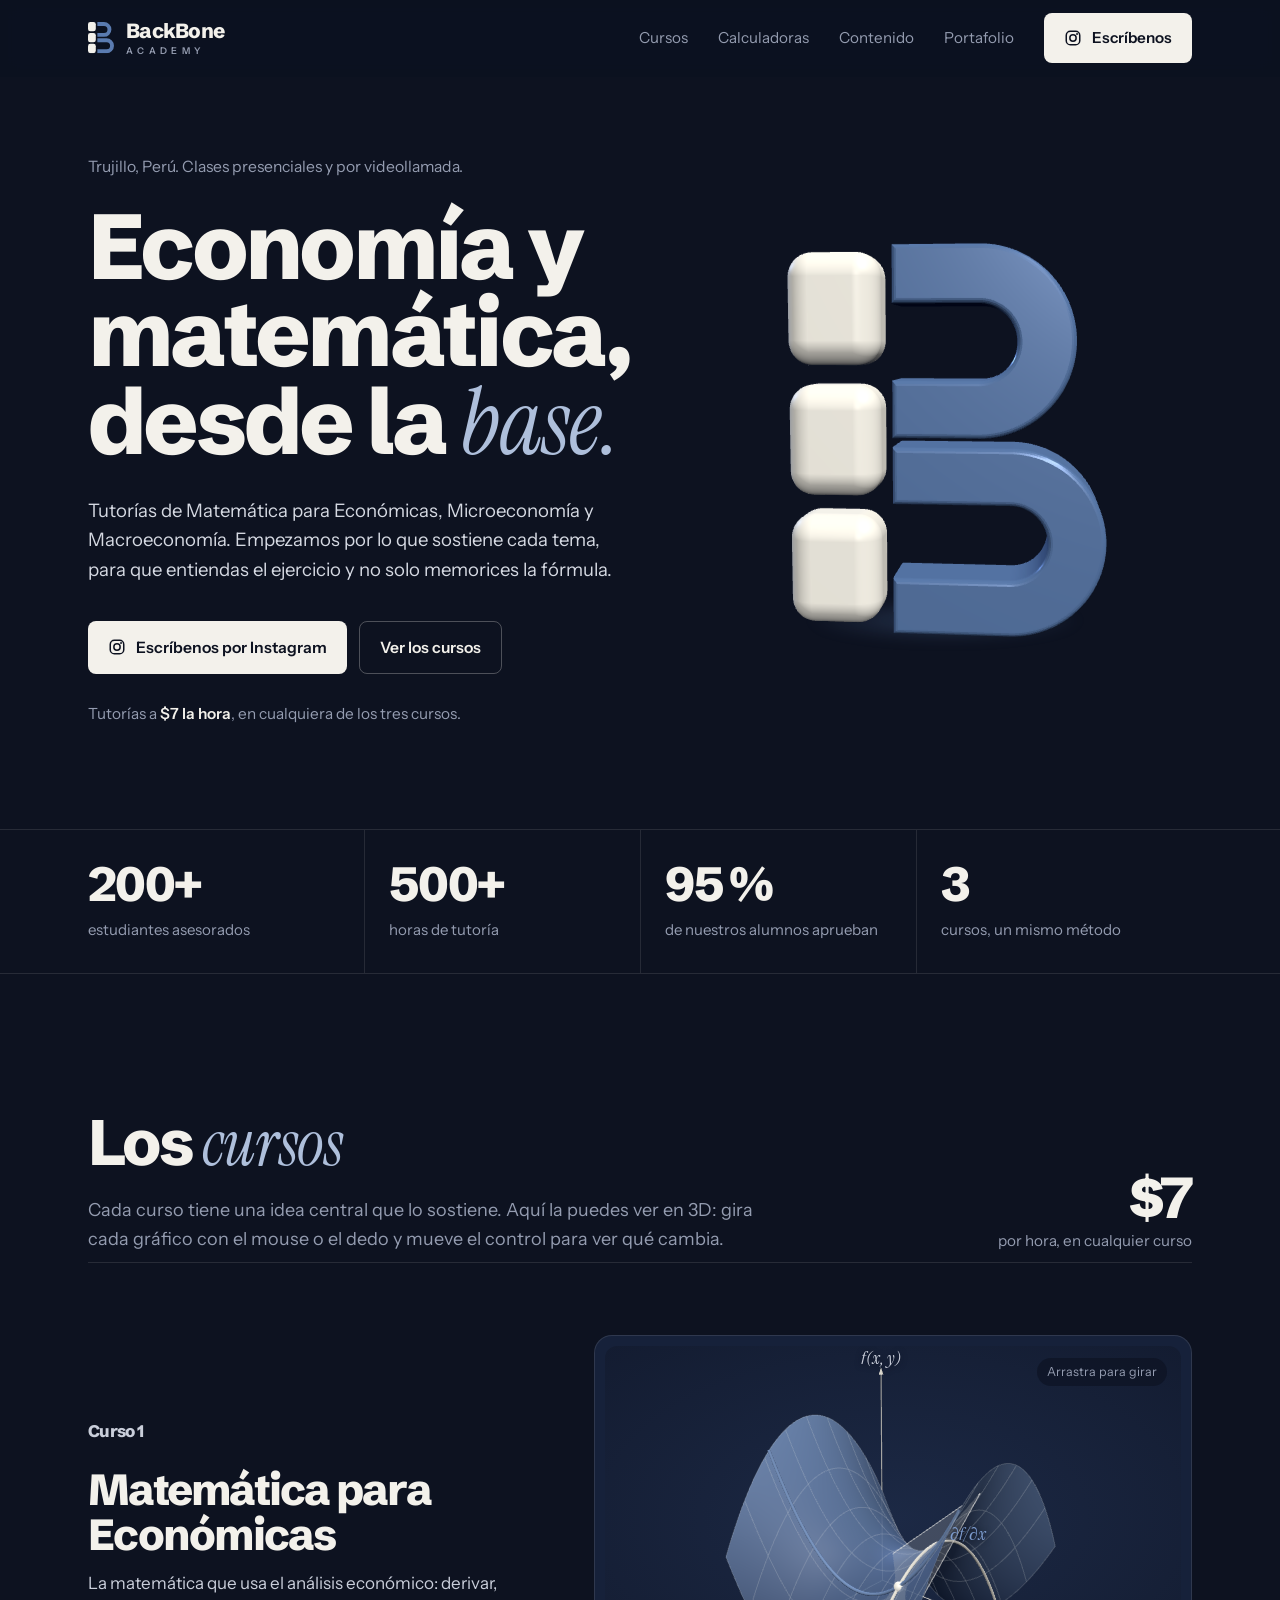
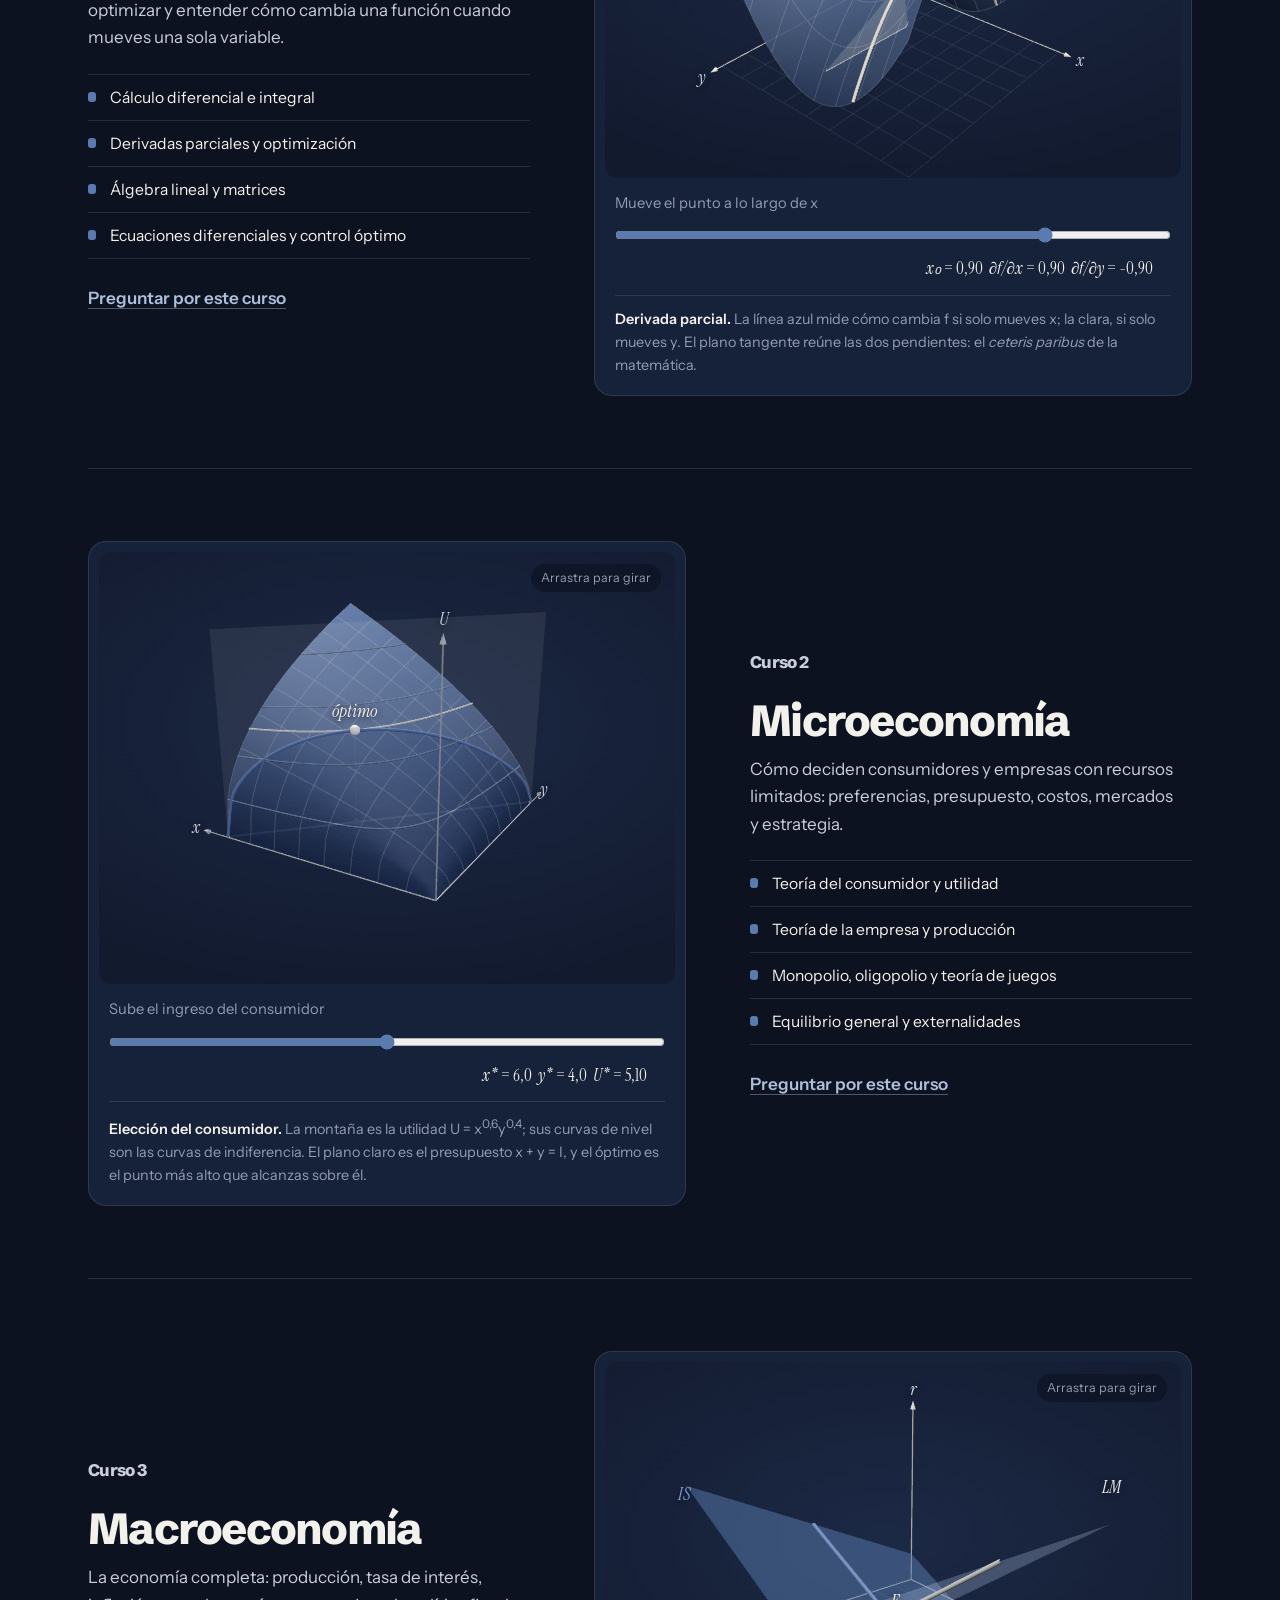
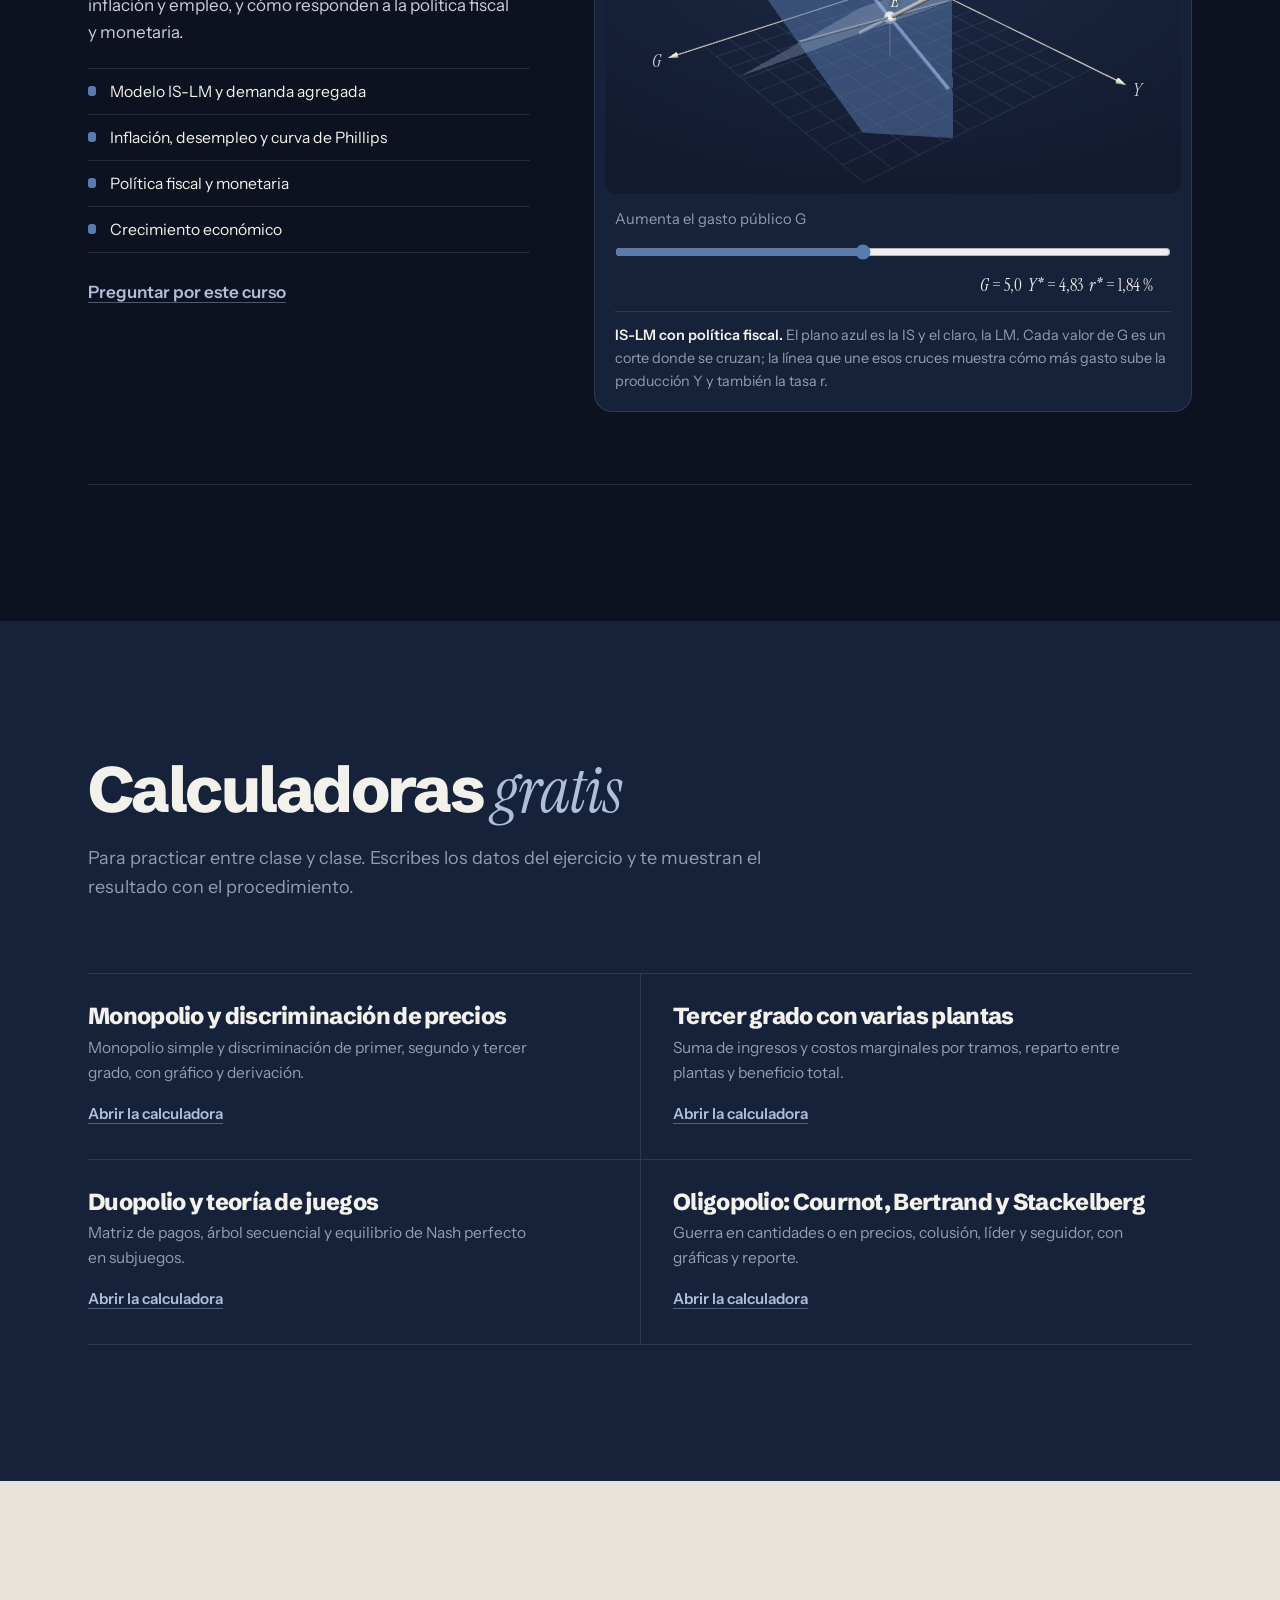
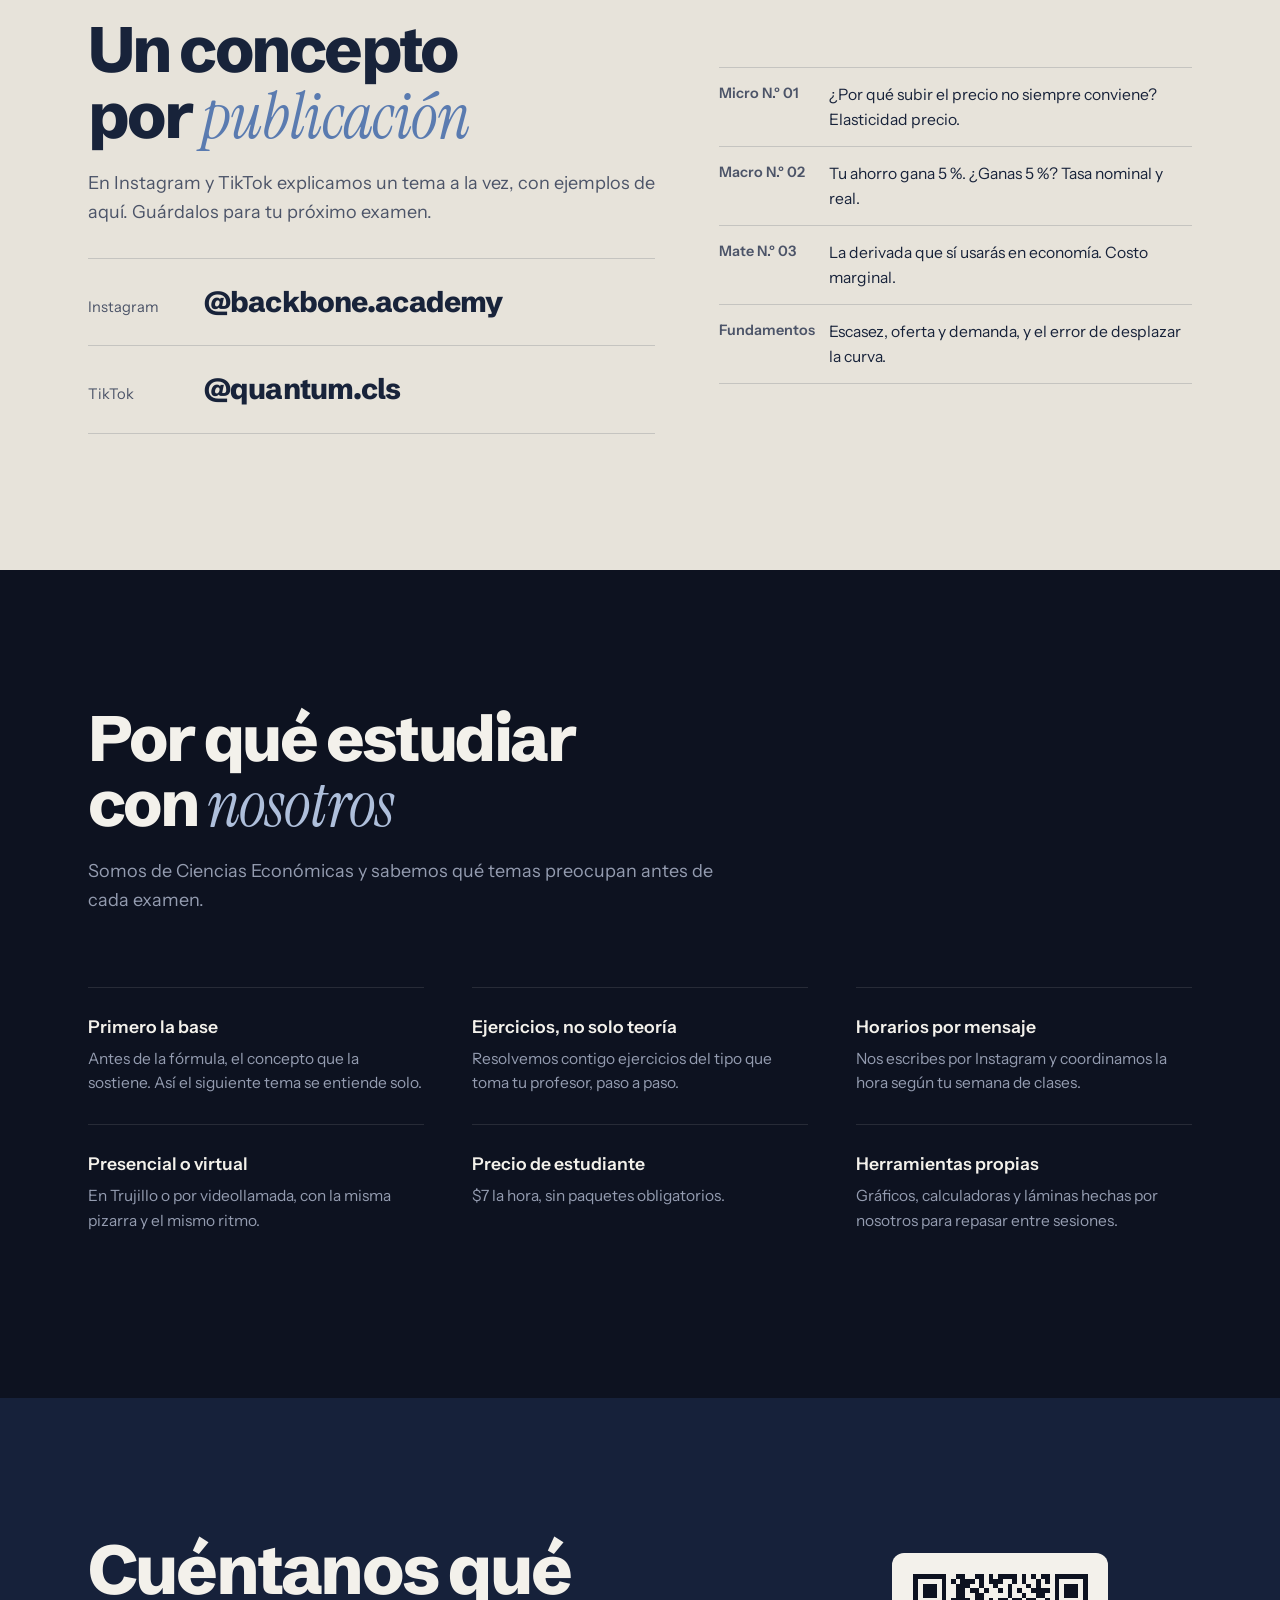
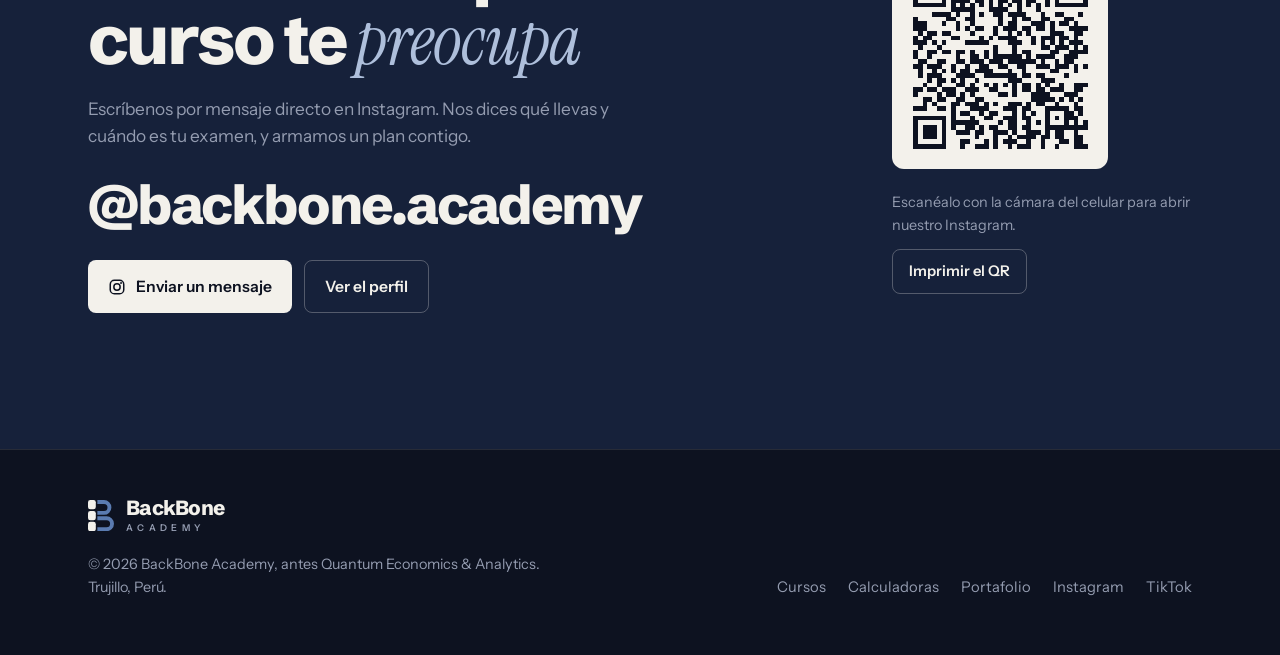
<file: academia/index.html>
<!DOCTYPE html>
<html lang="es">
<head>
  <meta charset="UTF-8">
  <meta name="viewport" content="width=device-width, initial-scale=1.0">
  <title>BackBone Academy · Tutorías de economía y matemática en Trujillo</title>
  <meta name="description" content="Tutorías de Matemática para Económicas, Microeconomía y Macroeconomía en Trujillo y por videollamada. Gráficos 3D, calculadoras gratuitas y contenido para aprender desde la base.">
  <meta name="theme-color" content="#0D1220">
  <link rel="icon" href="../assets/img/favicon.svg" type="image/svg+xml">

  <link rel="preload" href="../assets/fonts/schibsted-grotesk-latin-800-normal.woff2" as="font" type="font/woff2" crossorigin>
  <link rel="stylesheet" href="../assets/css/fuentes.css">
  <link rel="stylesheet" href="../assets/css/backbone.css">
  <script src="../assets/vendor/qrcode.min.js"></script>

  <script type="importmap">
    { "imports": {
        "three": "../assets/vendor/three/three.module.min.js",
        "three/addons/": "../assets/vendor/three/addons/"
    } }
  </script>
  <link rel="modulepreload" href="../assets/vendor/three/three.module.min.js">

  <style>
    /* ── Hero ───────────────────────────────── */
    .hero { padding: clamp(40px, 6vw, 80px) 0 clamp(64px, 8vw, 104px); }
    .hero-rejilla { display: grid; grid-template-columns: minmax(0, 1.05fr) minmax(0, .95fr); gap: clamp(32px, 5vw, 72px); align-items: center; }
    .hero-lugar { color: var(--gris-claro); font-size: .98rem; margin-bottom: 24px; }
    .hero h1 { font-size: clamp(3rem, 7.2vw, 5.8rem); line-height: .95; margin-bottom: 28px; }
    .hero-texto { font-size: 1.16rem; color: #D5D9E2; max-width: 46ch; margin-bottom: 36px; }
    .hero-botones { display: flex; gap: 12px; flex-wrap: wrap; }
    .hero-precio { margin-top: 28px; color: var(--gris-claro); font-size: .96rem; }
    .hero-precio strong { color: var(--marfil); font-weight: 600; }

    /* Logo vertebral en 3D */
    .logo3d { position: relative; aspect-ratio: 1; width: 100%; max-width: 560px; justify-self: center; }
    .logo3d::before {             /* sombra suave bajo el logo */
      content: ''; position: absolute; left: 22%; right: 22%; bottom: 9%; height: 9%;
      background: radial-gradient(closest-side, rgba(90,123,176,.32), transparent);
      filter: blur(6px);
    }
    .logo3d canvas { position: relative; display: block; width: 100% !important; height: 100% !important; }
    .logo3d .respaldo { position: absolute; inset: 22%; display: none; }
    .sin-3d .logo3d .respaldo { display: block; }
    .logo3d figcaption { position: absolute; left: 0; right: 0; bottom: -6px; text-align: center; font-size: .88rem; color: var(--gris-claro); }

    /* Capa de etiquetas de Three.js */
    .capa-etiquetas { position: absolute !important; inset: 0; pointer-events: none; }
    .etq3d { font-family: var(--f-serif); font-style: italic; font-size: 18px; color: var(--marfil); white-space: nowrap; text-shadow: 0 1px 6px rgba(13,18,32,.9); }
    .etq3d.eje { color: #C9CEDA; }
    .etq3d.acero { color: var(--acero-vivo); }

    /* ── Cifras ─────────────────────────────── */
    .cifras { border-top: 1px solid var(--linea); border-bottom: 1px solid var(--linea); }
    .cifras-fila { display: grid; grid-template-columns: repeat(4, 1fr); }
    .cifra { padding: 30px 24px; border-left: 1px solid var(--linea); }
    .cifra:first-child { border-left: 0; padding-left: 0; }
    .cifra b { display: block; font-family: var(--f-titular); font-weight: 800; letter-spacing: -0.04em; font-size: clamp(2.2rem, 4vw, 3rem); line-height: 1; margin-bottom: 8px; }
    .cifra span { color: var(--gris-claro); font-size: .94rem; }

    /* ── Cursos con su gráfico ──────────────── */
    .cursos-cabeza { display: flex; justify-content: space-between; align-items: flex-end; gap: 32px; flex-wrap: wrap; margin-bottom: 8px; }
    .cursos-cabeza .encabezado { margin-bottom: 0; }
    .tarifa { text-align: right; }
    .tarifa b { display: block; font-family: var(--f-titular); font-weight: 800; letter-spacing: -0.04em; font-size: 3.6rem; line-height: 1; }
    .tarifa span { color: var(--gris-claro); font-size: .95rem; }

    .curso { display: grid; grid-template-columns: minmax(0, .85fr) minmax(0, 1.15fr); gap: clamp(32px, 5vw, 72px); align-items: center; padding: clamp(48px, 6vw, 72px) 0; border-top: 1px solid var(--linea); }
    .curso:last-child { border-bottom: 1px solid var(--linea); }
    .curso:nth-child(even) .curso-texto { order: 2; }
    .curso:nth-child(even) { grid-template-columns: minmax(0, 1.15fr) minmax(0, .85fr); }
    .curso-num { font-family: var(--f-titular); font-weight: 800; letter-spacing: -0.04em; color: var(--acero-vivo); font-size: 1.05rem; margin-bottom: 14px; }
    .curso h3 { font-size: clamp(2rem, 3.4vw, 2.8rem); margin-bottom: 14px; }
    .curso-texto > p { color: #C9CEDA; max-width: 44ch; margin-bottom: 22px; }
    .curso ul { list-style: none; margin-bottom: 26px; border-top: 1px solid var(--linea); }
    .curso li { padding: 10px 0 10px 22px; position: relative; border-bottom: 1px solid var(--linea); font-size: .98rem; }
    .curso li::before { content: ''; position: absolute; left: 0; top: 17px; width: 8px; height: 10px; border-radius: 3px; background: var(--acero); }
    .curso .enlace { display: inline-block; }

    .fig3d { background: var(--profundo); border: 1px solid var(--linea); border-radius: 18px; padding: 10px 10px 18px; }
    .lienzo3d { position: relative; aspect-ratio: 4 / 3; border-radius: 12px; overflow: hidden; cursor: grab; background: radial-gradient(120% 90% at 50% 40%, #1C2945 0%, #121A2E 70%); }
    .lienzo3d:active { cursor: grabbing; }
    .lienzo3d canvas { display: block; width: 100% !important; height: 100% !important; }
    .pista { position: absolute; top: 12px; right: 14px; font-size: .78rem; color: var(--gris-claro); background: rgba(13,18,32,.6); padding: 4px 10px; border-radius: 999px; pointer-events: none; }
    .sin-3d .lienzo3d::after, .fig3d.fallo .lienzo3d::after {
      content: 'Tu navegador no puede mostrar gráficos 3D. Prueba con Chrome, Edge o Safari actualizados.';
      position: absolute; inset: 0; display: grid; place-items: center; padding: 24px; text-align: center; color: var(--gris-claro); font-size: .95rem;
    }
    .sin-3d .pista { display: none; }
    .fig3d-control { display: grid; grid-template-columns: 1fr auto; gap: 6px 18px; align-items: center; padding: 14px 10px 0; }
    .fig3d-control label { font-size: .92rem; color: var(--gris-claro); }
    .fig3d-control input[type=range] { grid-column: 1 / -1; width: 100%; accent-color: var(--acero); height: 28px; }
    .fig3d-lectura { font-family: var(--f-serif); font-size: 1.08rem; text-align: right; white-space: nowrap; }
    .fig3d figcaption { margin: 12px 10px 0; padding-top: 12px; border-top: 1px solid var(--linea); font-size: .9rem; color: var(--gris-claro); }
    .fig3d figcaption b { color: var(--marfil); font-weight: 600; }

    /* ── Calculadoras ───────────────────────── */
    .calcs { display: grid; grid-template-columns: repeat(2, minmax(0, 1fr)); border-top: 1px solid var(--linea); }
    .calc { display: block; padding: 30px 32px 32px 0; border-bottom: 1px solid var(--linea); text-decoration: none; }
    .calc:nth-child(even) { padding: 30px 0 32px 32px; border-left: 1px solid var(--linea); }
    .calc h3 { font-size: 1.45rem; letter-spacing: -0.03em; margin-bottom: 8px; }
    .calc p { color: var(--gris-claro); font-size: .97rem; max-width: 46ch; margin-bottom: 14px; }
    .calc span { color: var(--niebla); font-weight: 600; font-size: .95rem; text-decoration: underline; text-underline-offset: 4px; text-decoration-color: rgba(174,191,219,.4); }
    .calc:hover span { text-decoration-color: currentColor; }
    .calc:hover h3 { color: #fff; }

    /* ── Contenido ──────────────────────────── */
    .redes { display: grid; grid-template-columns: 1.2fr 1fr; gap: clamp(32px, 5vw, 72px); align-items: center; }
    .redes-lista { list-style: none; border-top: 1px solid var(--linea-clara); }
    .redes-lista li { border-bottom: 1px solid var(--linea-clara); }
    .redes-lista a { display: grid; grid-template-columns: 100px 1fr; gap: 16px; align-items: baseline; padding: 20px 0; text-decoration: none; }
    .redes-lista span { color: var(--gris-oscuro); font-size: .92rem; }
    .redes-lista strong { font-family: var(--f-titular); font-weight: 800; letter-spacing: -0.03em; font-size: clamp(1.3rem, 2.6vw, 1.8rem); }
    .redes-lista a:hover strong { color: var(--acero); }
    .temas { list-style: none; }
    .temas li { padding: 14px 0; border-bottom: 1px solid var(--linea-clara); display: grid; grid-template-columns: 96px 1fr; gap: 14px; font-size: .98rem; }
    .temas li:first-child { border-top: 1px solid var(--linea-clara); }
    .temas b { font-weight: 600; color: var(--gris-oscuro); font-size: .9rem; }

    /* ── Por qué ────────────────────────────── */
    .razones { display: grid; grid-template-columns: repeat(3, 1fr); gap: 0 48px; }
    .razon { padding: 28px 0; border-top: 1px solid var(--linea); }
    .razon h3 { font-family: var(--f-texto); font-weight: 600; letter-spacing: 0; font-size: 1.1rem; line-height: 1.3; margin-bottom: 8px; }
    .razon p { color: var(--gris-claro); font-size: .97rem; }

    /* ── Contacto ───────────────────────────── */
    .contacto-rejilla { display: grid; grid-template-columns: 1.4fr 1fr; gap: 72px; align-items: center; }
    .contacto h2 { font-size: clamp(2.4rem, 5.4vw, 4.4rem); margin-bottom: 18px; }
    .contacto p { color: var(--gris-claro); max-width: 46ch; margin-bottom: 28px; font-size: 1.08rem; }
    .usuario { display: inline-block; font-family: var(--f-titular); font-weight: 800; letter-spacing: -0.04em; font-size: clamp(2rem, 4.6vw, 3.4rem); line-height: 1; margin-bottom: 28px; text-decoration: none; overflow-wrap: anywhere; }
    .usuario:hover { color: var(--niebla); }
    .contacto-botones { display: flex; gap: 12px; flex-wrap: wrap; }
    .qr { justify-self: end; }
    .qr-caja { background: var(--marfil); padding: 16px; border-radius: 12px; display: inline-block; }
    #qr-canvas { display: block; }
    .qr p { font-size: .9rem; color: var(--gris-claro); margin: 14px 0 12px; max-width: 30ch; }
    .qr .boton { padding: 10px 16px; font-size: .92rem; }

    @media (max-width: 960px) {
      .hero-rejilla, .contacto-rejilla, .redes, .curso, .curso:nth-child(even) { grid-template-columns: 1fr; gap: 40px; }
      .logo3d { max-width: 380px; }
      .curso:nth-child(even) .curso-texto { order: 0; }
      .razones { grid-template-columns: 1fr 1fr; }
      .qr { justify-self: start; }
    }
    @media (max-width: 720px) {
      .logo3d { max-width: 300px; margin-top: -8px; }
      .cifras-fila { grid-template-columns: 1fr 1fr; }
      .cifra { border-left: 0; padding-left: 0; }
      .cifra:nth-child(-n+2) { border-bottom: 1px solid var(--linea); }
      .tarifa { text-align: left; }
      .lienzo3d { aspect-ratio: 1; }
      .fig3d-lectura { font-size: .98rem; }
      .calcs { grid-template-columns: 1fr; }
      .calc, .calc:nth-child(even) { padding: 26px 0 28px; border-left: 0; }
      .razones { grid-template-columns: 1fr; }
      .temas li, .redes-lista a { grid-template-columns: 1fr; gap: 2px; }
    }
  </style>
</head>
<body>

<a class="saltar" href="#contenido">Saltar al contenido</a>

<svg width="0" height="0" style="position:absolute" aria-hidden="true">
  <symbol id="b" viewBox="0 0 100 120">
    <g fill="#F3F1EB"><rect width="30" height="36" rx="9"/><rect y="42" width="30" height="36" rx="9"/><rect y="84" width="30" height="36" rx="9"/></g>
    <g fill="#5A7BB0"><path d="M36 0H61.5A28.5 28.5 0 0 1 61.5 57H36V42H61.5A13.5 13.5 0 0 0 61.5 15H36Z"/><path d="M36 63H71.5A28.5 28.5 0 0 1 71.5 120H36V105H71.5A13.5 13.5 0 0 0 71.5 78H36Z"/></g>
  </symbol>
  <symbol id="ig" viewBox="0 0 24 24"><g fill="none" stroke="currentColor" stroke-width="2"><rect x="3" y="3" width="18" height="18" rx="5.5"/><circle cx="12" cy="12" r="4.2"/></g><circle cx="17.4" cy="6.6" r="1.3" fill="currentColor"/></symbol>
</svg>

<header class="cabecera" id="cabecera">
  <div class="envoltura cabecera-fila">
    <a class="logo" href="./" aria-label="BackBone Academy, inicio">
      <svg viewBox="0 0 100 120" aria-hidden="true"><use href="#b"/></svg>
      <span class="logo-texto"><span class="logo-nombre">BackBone</span><span class="logo-academy">ACADEMY</span></span>
    </a>
    <nav aria-label="Principal">
      <ul class="menu">
        <li><a href="#cursos">Cursos</a></li>
        <li><a href="#calculadoras">Calculadoras</a></li>
        <li><a href="#redes">Contenido</a></li>
        <li><a href="../portafolio.html">Portafolio</a></li>
        <li><a class="boton" href="https://ig.me/m/backbone.academy" target="_blank" rel="noopener"><svg aria-hidden="true"><use href="#ig"/></svg>Escríbenos</a></li>
      </ul>
    </nav>
    <button class="hamburguesa" id="hamburguesa" aria-label="Abrir menú" aria-expanded="false" aria-controls="menu-movil"><span></span></button>
  </div>
  <nav class="menu-movil" id="menu-movil" aria-label="Menú móvil">
    <a href="#cursos">Cursos</a>
    <a href="#calculadoras">Calculadoras</a>
    <a href="#redes">Contenido</a>
    <a href="#contacto">Contacto</a>
    <a href="../portafolio.html">Portafolio</a>
  </nav>
</header>

<main id="contenido">

<section class="hero">
  <div class="envoltura hero-rejilla">
    <div>
      <p class="hero-lugar">Trujillo, Perú. Clases presenciales y por videollamada.</p>
      <h1>Economía y matemática, desde la <span class="serif">base.</span></h1>
      <p class="hero-texto">Tutorías de Matemática para Económicas, Microeconomía y Macroeconomía. Empezamos por lo que sostiene cada tema, para que entiendas el ejercicio y no solo memorices la fórmula.</p>
      <div class="hero-botones">
        <a class="boton" href="https://ig.me/m/backbone.academy" target="_blank" rel="noopener"><svg aria-hidden="true"><use href="#ig"/></svg>Escríbenos por Instagram</a>
        <a class="boton boton-linea" href="#cursos">Ver los cursos</a>
      </div>
      <p class="hero-precio">Tutorías a <strong>$7 la hora</strong>, en cualquiera de los tres cursos.</p>
    </div>

    <figure class="logo3d" id="logo-3d" role="img" aria-label="Logo de BackBone en 3D: tres vértebras sostienen los dos arcos de la B">
      <svg class="respaldo" viewBox="0 0 100 120" aria-hidden="true"><use href="#b"/></svg>
    </figure>
  </div>
</section>

<section class="cifras" aria-label="BackBone Academy en cifras">
  <div class="envoltura cifras-fila">
    <div class="cifra"><b>200+</b><span>estudiantes asesorados</span></div>
    <div class="cifra"><b>500+</b><span>horas de tutoría</span></div>
    <div class="cifra"><b>95 %</b><span>de nuestros alumnos aprueban</span></div>
    <div class="cifra"><b>3</b><span>cursos, un mismo método</span></div>
  </div>
</section>

<section class="seccion" id="cursos">
  <div class="envoltura">
    <div class="cursos-cabeza">
      <div class="encabezado">
        <h2>Los <span class="serif">cursos</span></h2>
        <p>Cada curso tiene una idea central que lo sostiene. Aquí la puedes ver en 3D: gira cada gráfico con el mouse o el dedo y mueve el control para ver qué cambia.</p>
      </div>
      <div class="tarifa"><b>$7</b><span>por hora, en cualquier curso</span></div>
    </div>

    <div class="cursos-lista">
      <article class="curso" id="curso-mate">
        <div class="curso-texto">
          <p class="curso-num">Curso 1</p>
          <h3>Matemática para Económicas</h3>
          <p>La matemática que usa el análisis económico: derivar, optimizar y entender cómo cambia una función cuando mueves una sola variable.</p>
          <ul>
            <li>Cálculo diferencial e integral</li>
            <li>Derivadas parciales y optimización</li>
            <li>Álgebra lineal y matrices</li>
            <li>Ecuaciones diferenciales y control óptimo</li>
          </ul>
          <a class="enlace" href="https://ig.me/m/backbone.academy" target="_blank" rel="noopener">Preguntar por este curso</a>
        </div>
        <figure class="fig3d">
          <div class="lienzo3d" id="g-mate" role="img" aria-label="Superficie f(x, y) = (x² − y²)/2 con su plano tangente en un punto y las dos derivadas parciales">
            <span class="pista" aria-hidden="true">Arrastra para girar</span>
          </div>
          <div class="fig3d-control">
            <label for="c-mate">Mueve el punto a lo largo de x</label>
            <input type="range" id="c-mate" min="-1.6" max="1.6" step="0.05" value="0.9">
            <output class="fig3d-lectura" id="l-mate" for="c-mate" aria-live="polite"></output>
          </div>
          <figcaption><b>Derivada parcial.</b> La línea azul mide cómo cambia f si solo mueves x; la clara, si solo mueves y. El plano tangente reúne las dos pendientes: el <i>ceteris paribus</i> de la matemática.</figcaption>
        </figure>
      </article>

      <article class="curso" id="curso-micro">
        <div class="curso-texto">
          <p class="curso-num">Curso 2</p>
          <h3>Microeconomía</h3>
          <p>Cómo deciden consumidores y empresas con recursos limitados: preferencias, presupuesto, costos, mercados y estrategia.</p>
          <ul>
            <li>Teoría del consumidor y utilidad</li>
            <li>Teoría de la empresa y producción</li>
            <li>Monopolio, oligopolio y teoría de juegos</li>
            <li>Equilibrio general y externalidades</li>
          </ul>
          <a class="enlace" href="https://ig.me/m/backbone.academy" target="_blank" rel="noopener">Preguntar por este curso</a>
        </div>
        <figure class="fig3d">
          <div class="lienzo3d" id="g-micro" role="img" aria-label="Superficie de utilidad Cobb-Douglas con curvas de indiferencia y el plano de la restricción presupuestaria">
            <span class="pista" aria-hidden="true">Arrastra para girar</span>
          </div>
          <div class="fig3d-control">
            <label for="c-micro">Sube el ingreso del consumidor</label>
            <input type="range" id="c-micro" min="5" max="15" step="0.1" value="10">
            <output class="fig3d-lectura" id="l-micro" for="c-micro" aria-live="polite"></output>
          </div>
          <figcaption><b>Elección del consumidor.</b> La montaña es la utilidad U = x<sup>0,6</sup>y<sup>0,4</sup>; sus curvas de nivel son las curvas de indiferencia. El plano claro es el presupuesto x + y = I, y el óptimo es el punto más alto que alcanzas sobre él.</figcaption>
        </figure>
      </article>

      <article class="curso" id="curso-macro">
        <div class="curso-texto">
          <p class="curso-num">Curso 3</p>
          <h3>Macroeconomía</h3>
          <p>La economía completa: producción, tasa de interés, inflación y empleo, y cómo responden a la política fiscal y monetaria.</p>
          <ul>
            <li>Modelo IS-LM y demanda agregada</li>
            <li>Inflación, desempleo y curva de Phillips</li>
            <li>Política fiscal y monetaria</li>
            <li>Crecimiento económico</li>
          </ul>
          <a class="enlace" href="https://ig.me/m/backbone.academy" target="_blank" rel="noopener">Preguntar por este curso</a>
        </div>
        <figure class="fig3d">
          <div class="lienzo3d" id="g-macro" role="img" aria-label="Modelo IS-LM en tres dimensiones con el gasto público como tercer eje">
            <span class="pista" aria-hidden="true">Arrastra para girar</span>
          </div>
          <div class="fig3d-control">
            <label for="c-macro">Aumenta el gasto público G</label>
            <input type="range" id="c-macro" min="1" max="10" step="0.1" value="5">
            <output class="fig3d-lectura" id="l-macro" for="c-macro" aria-live="polite"></output>
          </div>
          <figcaption><b>IS-LM con política fiscal.</b> El plano azul es la IS y el claro, la LM. Cada valor de G es un corte donde se cruzan; la línea que une esos cruces muestra cómo más gasto sube la producción Y y también la tasa r.</figcaption>
        </figure>
      </article>
    </div>
  </div>
</section>

<section class="seccion seccion-alterna" id="calculadoras">
  <div class="envoltura">
    <div class="encabezado">
      <h2>Calculadoras <span class="serif">gratis</span></h2>
      <p>Para practicar entre clase y clase. Escribes los datos del ejercicio y te muestran el resultado con el procedimiento.</p>
    </div>
    <div class="calcs">
      <a class="calc" href="../herramientas/monopolio/">
        <h3>Monopolio y discriminación de precios</h3>
        <p>Monopolio simple y discriminación de primer, segundo y tercer grado, con gráfico y derivación.</p>
        <span>Abrir la calculadora</span>
      </a>
      <a class="calc" href="../herramientas/monopolio-tercer-grado/">
        <h3>Tercer grado con varias plantas</h3>
        <p>Suma de ingresos y costos marginales por tramos, reparto entre plantas y beneficio total.</p>
        <span>Abrir la calculadora</span>
      </a>
      <a class="calc" href="../herramientas/duopolio/">
        <h3>Duopolio y teoría de juegos</h3>
        <p>Matriz de pagos, árbol secuencial y equilibrio de Nash perfecto en subjuegos.</p>
        <span>Abrir la calculadora</span>
      </a>
      <a class="calc" href="../herramientas/oligopolios/">
        <h3>Oligopolio: Cournot, Bertrand y Stackelberg</h3>
        <p>Guerra en cantidades o en precios, colusión, líder y seguidor, con gráficas y reporte.</p>
        <span>Abrir la calculadora</span>
      </a>
    </div>
  </div>
</section>

<section class="seccion seccion-clara" id="redes">
  <div class="envoltura redes">
    <div>
      <div class="encabezado" style="margin-bottom:32px">
        <h2>Un concepto por <span class="serif">publicación</span></h2>
        <p>En Instagram y TikTok explicamos un tema a la vez, con ejemplos de aquí. Guárdalos para tu próximo examen.</p>
      </div>
      <ul class="redes-lista">
        <li><a href="https://www.instagram.com/backbone.academy/" target="_blank" rel="noopener"><span>Instagram</span><strong>@backbone.academy</strong></a></li>
        <li><a href="https://www.tiktok.com/@quantum.cls" target="_blank" rel="noopener"><span>TikTok</span><strong>@quantum.cls</strong></a></li>
      </ul>
    </div>
    <ul class="temas" aria-label="Algunos temas publicados">
      <li><b>Micro N.º 01</b><span>¿Por qué subir el precio no siempre conviene? Elasticidad precio.</span></li>
      <li><b>Macro N.º 02</b><span>Tu ahorro gana 5&nbsp;%. ¿Ganas 5&nbsp;%? Tasa nominal y real.</span></li>
      <li><b>Mate N.º 03</b><span>La derivada que sí usarás en economía. Costo marginal.</span></li>
      <li><b>Fundamentos</b><span>Escasez, oferta y demanda, y el error de desplazar la curva.</span></li>
    </ul>
  </div>
</section>

<section class="seccion" id="nosotros">
  <div class="envoltura">
    <div class="encabezado">
      <h2>Por qué estudiar con <span class="serif">nosotros</span></h2>
      <p>Somos de Ciencias Económicas y sabemos qué temas preocupan antes de cada examen.</p>
    </div>
    <div class="razones">
      <div class="razon"><h3>Primero la base</h3><p>Antes de la fórmula, el concepto que la sostiene. Así el siguiente tema se entiende solo.</p></div>
      <div class="razon"><h3>Ejercicios, no solo teoría</h3><p>Resolvemos contigo ejercicios del tipo que toma tu profesor, paso a paso.</p></div>
      <div class="razon"><h3>Horarios por mensaje</h3><p>Nos escribes por Instagram y coordinamos la hora según tu semana de clases.</p></div>
      <div class="razon"><h3>Presencial o virtual</h3><p>En Trujillo o por videollamada, con la misma pizarra y el mismo ritmo.</p></div>
      <div class="razon"><h3>Precio de estudiante</h3><p>$7 la hora, sin paquetes obligatorios.</p></div>
      <div class="razon"><h3>Herramientas propias</h3><p>Gráficos, calculadoras y láminas hechas por nosotros para repasar entre sesiones.</p></div>
    </div>
  </div>
</section>

<section class="seccion seccion-alterna contacto" id="contacto">
  <div class="envoltura contacto-rejilla">
    <div>
      <h2>Cuéntanos qué curso te <span class="serif">preocupa</span></h2>
      <p>Escríbenos por mensaje directo en Instagram. Nos dices qué llevas y cuándo es tu examen, y armamos un plan contigo.</p>
      <a class="usuario" href="https://www.instagram.com/backbone.academy/" target="_blank" rel="noopener">@backbone.academy</a>
      <div class="contacto-botones">
        <a class="boton" href="https://ig.me/m/backbone.academy" target="_blank" rel="noopener"><svg aria-hidden="true"><use href="#ig"/></svg>Enviar un mensaje</a>
        <a class="boton boton-linea" href="https://www.instagram.com/backbone.academy/" target="_blank" rel="noopener">Ver el perfil</a>
      </div>
    </div>
    <div class="qr">
      <div class="qr-caja"><canvas id="qr-canvas" role="img" aria-label="Código QR que abre el Instagram de BackBone Academy"></canvas></div>
      <p>Escanéalo con la cámara del celular para abrir nuestro Instagram.</p>
      <button class="boton boton-linea" type="button" id="imprimir-qr">Imprimir el QR</button>
    </div>
  </div>
</section>

</main>

<footer class="pie">
  <div class="envoltura pie-fila">
    <div>
      <a class="logo" href="./" aria-label="BackBone Academy, inicio">
        <svg viewBox="0 0 100 120" aria-hidden="true"><use href="#b"/></svg>
        <span class="logo-texto"><span class="logo-nombre">BackBone</span><span class="logo-academy">ACADEMY</span></span>
      </a>
      <p>© 2026 BackBone Academy, antes Quantum Economics &amp; Analytics. Trujillo, Perú.</p>
    </div>
    <nav aria-label="Pie de página">
      <a href="#cursos">Cursos</a>
      <a href="#calculadoras">Calculadoras</a>
      <a href="../portafolio.html">Portafolio</a>
      <a href="https://www.instagram.com/backbone.academy/" target="_blank" rel="noopener">Instagram</a>
      <a href="https://www.tiktok.com/@quantum.cls" target="_blank" rel="noopener">TikTok</a>
    </nav>
  </div>
</footer>

<canvas id="qr-canvas-print" hidden></canvas>

<script type="module" src="js/escenas3d.js"></script>
<script>
/* Cabecera y menú móvil */
const cabecera = document.getElementById('cabecera');
const marcar = () => cabecera.classList.toggle('con-borde', window.scrollY > 8);
window.addEventListener('scroll', marcar, { passive: true }); marcar();
const btnMenu = document.getElementById('hamburguesa');
const menu = document.getElementById('menu-movil');
btnMenu.addEventListener('click', () => {
  const abierto = menu.classList.toggle('abierto');
  btnMenu.setAttribute('aria-expanded', abierto);
  btnMenu.setAttribute('aria-label', abierto ? 'Cerrar menú' : 'Abrir menú');
});
menu.querySelectorAll('a').forEach(a => a.addEventListener('click', () => {
  menu.classList.remove('abierto'); btnMenu.setAttribute('aria-expanded', 'false');
}));

/* Código QR al perfil de Instagram */
const igUrl = 'https://www.instagram.com/backbone.academy/';
if (window.QRCode) {
  QRCode.toCanvas(document.getElementById('qr-canvas'), igUrl, { color: { dark: '#0D1220', light: '#F3F1EB' }, errorCorrectionLevel: 'H', width: 184, margin: 1 }, e => e && console.error(e));
  QRCode.toCanvas(document.getElementById('qr-canvas-print'), igUrl, { color: { dark: '#0D1220', light: '#ffffff' }, errorCorrectionLevel: 'H', width: 320, margin: 3 }, e => e && console.error(e));
}

/* Hoja imprimible con el QR */
document.getElementById('imprimir-qr').addEventListener('click', () => {
  const ventana = window.open('', '_blank', 'width=600,height=780');
  if (!ventana) return;
  const dataUrl = document.getElementById('qr-canvas-print').toDataURL('image/png');
  ventana.document.write(`<!DOCTYPE html><html lang="es"><head><meta charset="UTF-8"><title>QR · BackBone Academy</title>
    <link href="https://fonts.googleapis.com/css2?family=Instrument+Sans:wght@400;600&family=Schibsted+Grotesk:wght@800&display=swap" rel="stylesheet">
    <style>*{box-sizing:border-box;margin:0;padding:0}body{font-family:'Instrument Sans',Arial,sans-serif;color:#18233A;display:flex;align-items:center;justify-content:center;min-height:100vh}
    .hoja{border:2px solid #18233A;border-radius:14px;padding:40px 48px;text-align:center;max-width:420px}
    .marca{display:flex;align-items:center;justify-content:center;gap:12px;margin-bottom:6px}
    h1{font-family:'Schibsted Grotesk',Arial,sans-serif;font-weight:800;letter-spacing:-.035em;font-size:2.1rem}
    .sub{color:#4C5468;margin:0 0 24px}img{margin:0 auto 16px;display:block}
    .num{font-family:'Schibsted Grotesk',Arial,sans-serif;font-weight:800;letter-spacing:-.03em;font-size:1.9rem}
    .det{color:#4C5468;font-size:.92rem;margin-top:4px}.cursos{margin-top:20px;padding-top:16px;border-top:1px solid #C9CEDA;font-size:.92rem}</style></head>
    <body><div class="hoja"><div class="marca"><svg width="30" viewBox="0 0 100 120"><g fill="#18233A"><rect width="30" height="36" rx="9"/><rect y="42" width="30" height="36" rx="9"/><rect y="84" width="30" height="36" rx="9"/></g><g fill="#5A7BB0"><path d="M36 0H61.5A28.5 28.5 0 0 1 61.5 57H36V42H61.5A13.5 13.5 0 0 0 61.5 15H36Z"/><path d="M36 63H71.5A28.5 28.5 0 0 1 71.5 120H36V105H71.5A13.5 13.5 0 0 0 71.5 78H36Z"/></g></svg><h1>BackBone Academy</h1></div>
    <p class="sub">Aprende desde la base. Trujillo, Perú</p>
    <img src="${dataUrl}" width="240" height="240" alt="QR de Instagram">
    <div class="num">@backbone.academy</div><p class="det">Escanea el código para abrir nuestro Instagram</p>
    <p class="cursos">Matemática para Económicas, Microeconomía y Macroeconomía.<br>Tutorías a <strong>$7 la hora</strong>.</p></div>
    <script>window.onload=function(){window.print()}<\/script></body></html>`);
  ventana.document.close();
});
</script>
</body>
</html>
</file>
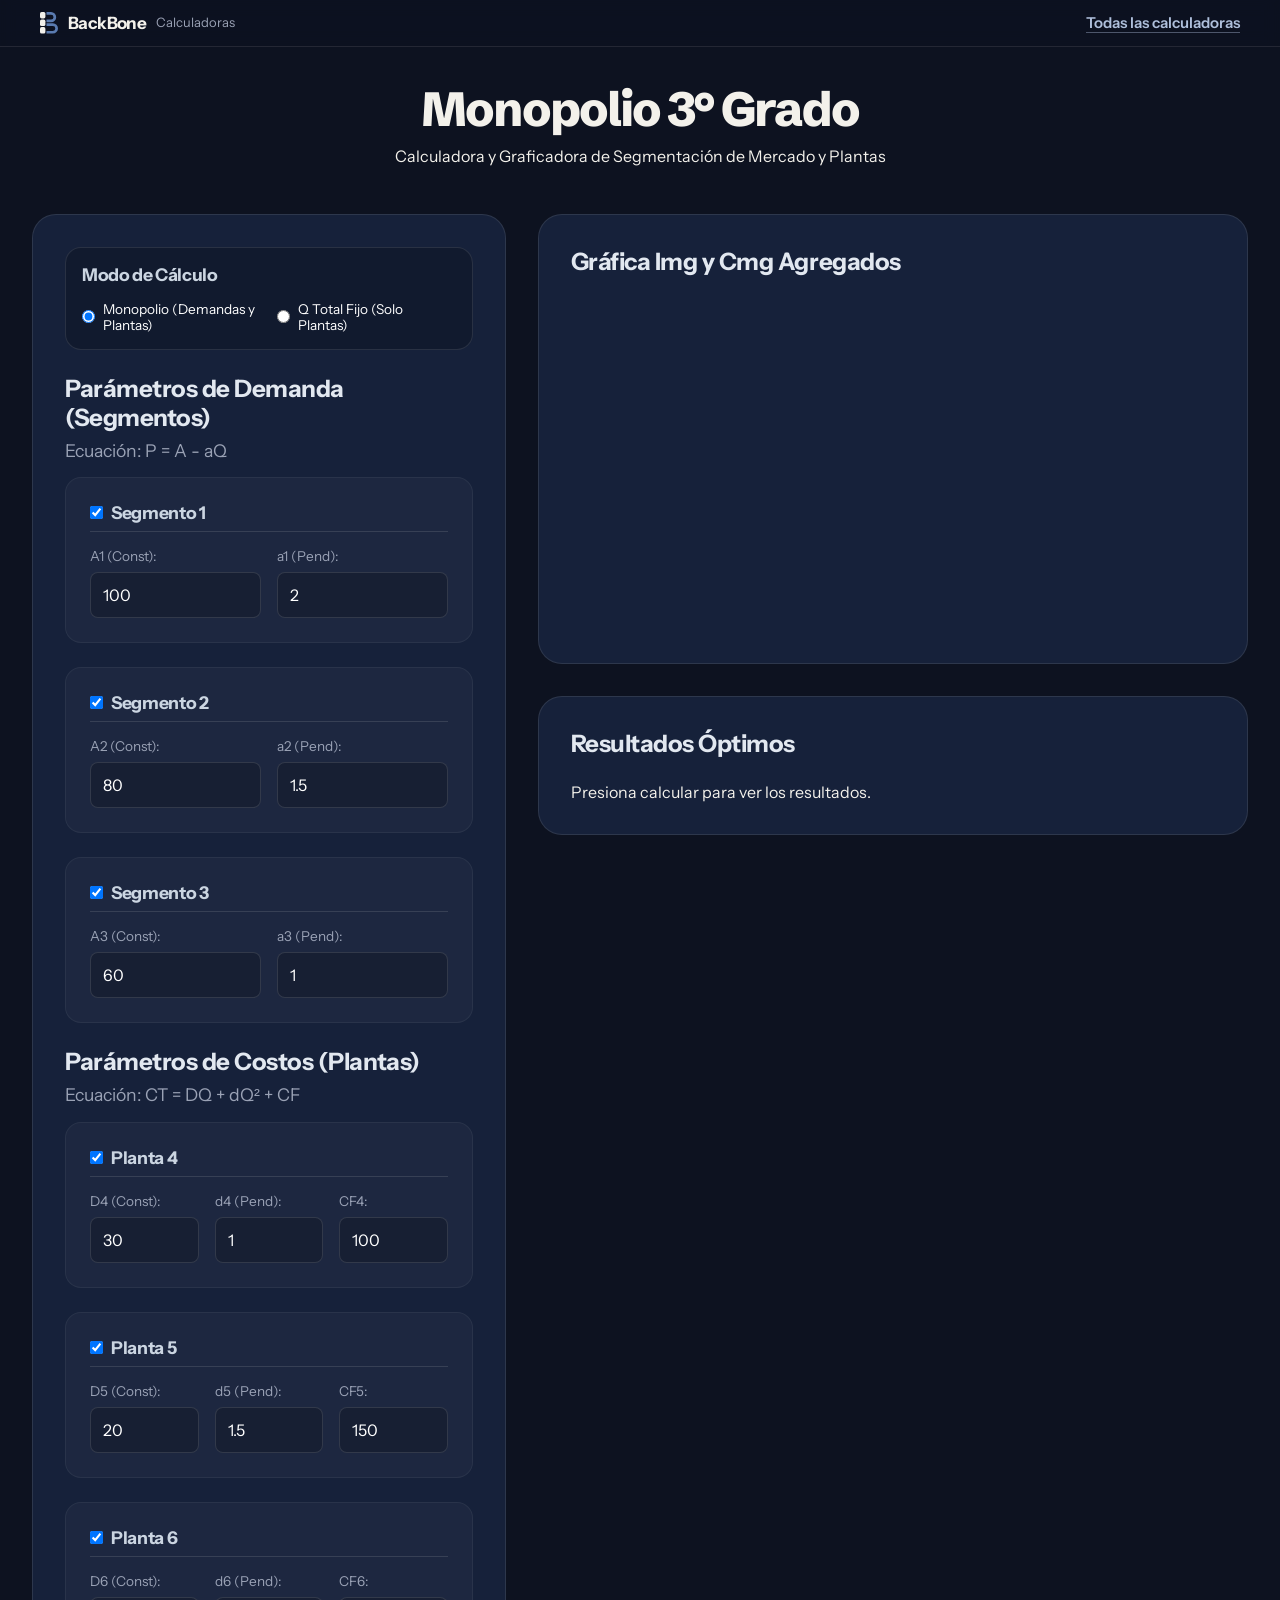
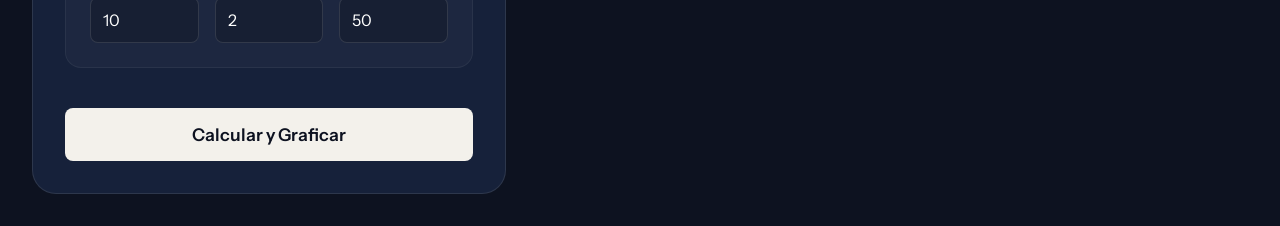
<file: herramientas/monopolio-tercer-grado/index.html>
<!DOCTYPE html>
<html lang="es">
<head>
    <meta charset="UTF-8">
    <meta name="viewport" content="width=device-width, initial-scale=1.0">
    <title>Monopolio de tercer grado con plantas · BackBone Academy</title>
    
    <style>
:root {
    --primary: #6366f1;
    --primary-hover: #4f46e5;
    --secondary: #ec4899;
    --bg-color: #0f172a;
    --panel-bg: rgba(30, 41, 59, 0.7);
    --border-color: rgba(255, 255, 255, 0.1);
    --text-main: #f8fafc;
    --text-muted: #94a3b8;
    --glass-shadow: 0 8px 32px 0 rgba(0, 0, 0, 0.37);
}

* {
    margin: 0;
    padding: 0;
    box-sizing: border-box;
}

body {
    font-family: 'Inter', sans-serif;
    background-color: var(--bg-color);
    color: var(--text-main);
    min-height: 100vh;
    overflow-x: hidden;
    position: relative;
}

/* Background Animated Shapes */
.background-shapes {
    position: fixed;
    top: 0;
    left: 0;
    width: 100vw;
    height: 100vh;
    z-index: -1;
    overflow: hidden;
}

.shape {
    position: absolute;
    filter: blur(80px);
    opacity: 0.5;
    border-radius: 50%;
    animation: float 20s infinite alternate;
}

.shape-1 {
    top: -10%;
    left: -10%;
    width: 50vw;
    height: 50vw;
    background: radial-gradient(circle, var(--primary) 0%, transparent 70%);
}

.shape-2 {
    bottom: -20%;
    right: -10%;
    width: 60vw;
    height: 60vw;
    background: radial-gradient(circle, var(--secondary) 0%, transparent 70%);
    animation-delay: -5s;
}

.shape-3 {
    top: 40%;
    left: 40%;
    width: 30vw;
    height: 30vw;
    background: radial-gradient(circle, #38bdf8 0%, transparent 70%);
    animation-delay: -10s;
}

@keyframes float {
    0% { transform: translate(0, 0) scale(1); }
    100% { transform: translate(100px, 50px) scale(1.1); }
}

.container {
    max-width: 1400px;
    margin: 0 auto;
    padding: 2rem;
}

header {
    text-align: center;
    margin-bottom: 3rem;
}

header h1 {
    font-family: 'Outfit', sans-serif;
    font-size: 3rem;
    background: linear-gradient(to right, #a855f7, #ec4899);
    -webkit-background-clip: text;
    -webkit-text-fill-color: transparent;
    margin-bottom: 0.5rem;
}

.subtitle {
    color: var(--text-muted);
    font-size: 1.1rem;
    margin-bottom: 1rem;
}

.grid-layout {
    display: grid;
    grid-template-columns: 1fr 1.5fr;
    gap: 2rem;
}

@media (max-width: 1024px) {
    .grid-layout {
        grid-template-columns: 1fr;
    }
}

.glass-panel {
    background: var(--panel-bg);
    backdrop-filter: blur(12px);
    -webkit-backdrop-filter: blur(12px);
    border: 1px solid var(--border-color);
    border-radius: 1.5rem;
    padding: 2rem;
    box-shadow: var(--glass-shadow);
}

h2 {
    font-family: 'Outfit', sans-serif;
    font-size: 1.5rem;
    margin-bottom: 0.5rem;
    color: #e2e8f0;
}

h3 {
    font-size: 1.1rem;
    margin-bottom: 1rem;
    color: #cbd5e1;
    border-bottom: 1px solid var(--border-color);
    padding-bottom: 0.5rem;
}

.input-group {
    background: rgba(255, 255, 255, 0.03);
    border-radius: 1rem;
    padding: 1.5rem;
    margin-bottom: 1.5rem;
    border: 1px solid rgba(255, 255, 255, 0.05);
    transition: transform 0.3s ease, border-color 0.3s ease;
}

.input-group:hover {
    transform: translateY(-2px);
    border-color: rgba(255, 255, 255, 0.2);
}

.input-row {
    display: flex;
    gap: 1rem;
    flex-wrap: wrap;
}

label {
    display: flex;
    flex-direction: column;
    font-size: 0.85rem;
    color: var(--text-muted);
    flex: 1;
    min-width: 80px;
}

input[type="text"], input[type="number"] {
    background: rgba(0, 0, 0, 0.2);
    border: 1px solid var(--border-color);
    border-radius: 0.5rem;
    padding: 0.75rem;
    color: white;
    font-size: 1rem;
    margin-top: 0.5rem;
    outline: none;
    transition: border-color 0.3s ease, box-shadow 0.3s ease;
    width: 100%;
}

input[type="text"]:focus, input[type="number"]:focus {
    border-color: var(--primary);
    box-shadow: 0 0 0 2px rgba(99, 102, 241, 0.2);
}

.btn-primary {
    width: 100%;
    padding: 1rem;
    border: none;
    border-radius: 0.75rem;
    background: linear-gradient(135deg, var(--primary), #a855f7);
    color: white;
    font-size: 1.1rem;
    font-weight: 600;
    cursor: pointer;
    transition: all 0.3s ease;
    box-shadow: 0 4px 15px rgba(99, 102, 241, 0.4);
    margin-top: 1rem;
}

.btn-primary:hover {
    transform: translateY(-2px);
    box-shadow: 0 6px 20px rgba(99, 102, 241, 0.6);
}

.btn-primary:active {
    transform: translateY(0);
}

.output-panel {
    display: flex;
    flex-direction: column;
    gap: 2rem;
}

.chart-container {
    height: 450px;
    display: flex;
    flex-direction: column;
}

.chart-container canvas {
    flex: 1;
}

.results-grid {
    display: grid;
    grid-template-columns: repeat(auto-fit, minmax(200px, 1fr));
    gap: 1rem;
    margin-top: 1.5rem;
}

.result-card {
    background: rgba(255, 255, 255, 0.05);
    padding: 1rem;
    border-radius: 1rem;
    border: 1px solid rgba(255,255,255,0.1);
}

.result-card h4 {
    color: var(--text-muted);
    font-size: 0.9rem;
    margin-bottom: 0.5rem;
}

.result-card .value {
    font-size: 1.5rem;
    font-weight: 700;
    color: white;
}

.highlight-card {
    background: linear-gradient(135deg, rgba(236, 72, 153, 0.2), rgba(168, 85, 247, 0.2));
    border-color: rgba(236, 72, 153, 0.5);
}

.highlight-card .value {
    color: #fbcfe8;
}

</style>
    <!-- Chart.js -->
    <script src="../../assets/vendor/chart.umd.js"></script>
    <link rel="icon" href="../../assets/img/favicon.svg" type="image/svg+xml">
    <link rel="stylesheet" href="../../assets/css/fuentes.css">
    <link rel="stylesheet" href="../../assets/css/herramientas.css">
    <style>input[aria-invalid="true"]{border-color:#E08A8A !important}header h1{font-size:clamp(2.2rem,6vw,3rem) !important}</style>
</head>
<body>
<nav class="bb-barra" aria-label="BackBone Academy"><a class="bb-marca" href="../../"><svg viewBox="0 0 100 120" aria-hidden="true"><g fill="#F3F1EB"><rect width="30" height="36" rx="9"/><rect y="42" width="30" height="36" rx="9"/><rect y="84" width="30" height="36" rx="9"/></g><g fill="#5A7BB0"><path d="M36 0H61.5A28.5 28.5 0 0 1 61.5 57H36V42H61.5A13.5 13.5 0 0 0 61.5 15H36Z"/><path d="M36 63H71.5A28.5 28.5 0 0 1 71.5 120H36V105H71.5A13.5 13.5 0 0 0 71.5 78H36Z"/></g></svg><b>BackBone</b><span>Calculadoras</span></a><a class="bb-volver" href="../../#herramientas">Todas las calculadoras</a></nav>

    <div class="background-shapes">
        <div class="shape shape-1"></div>
        <div class="shape shape-2"></div>
        <div class="shape shape-3"></div>
    </div>
    
    <div class="container">
        <header>
            <h1>Monopolio 3° Grado</h1>
            <p>Calculadora y Graficadora de Segmentación de Mercado y Plantas</p>
        </header>

        <main>
            <div class="grid-layout">
                <!-- PANEL IZQUIERDO: Entradas -->
                <div class="input-panel glass-panel">
                    <div style="margin-bottom: 1.5rem; background: rgba(0,0,0,0.2); padding: 1rem; border-radius: 1rem; border: 1px solid rgba(255,255,255,0.1);">
                        <h3 style="border: none; margin-bottom: 0.5rem;">Modo de Cálculo</h3>
                        <div style="display: flex; gap: 1rem;">
                            <label style="flex-direction: row; align-items: center; gap: 0.5rem; cursor: pointer; color: white;">
                                <input type="radio" name="calcMode" id="modeMonopoly" value="monopoly" checked>
                                <span>Monopolio (Demandas y Plantas)</span>
                            </label>
                            <label style="flex-direction: row; align-items: center; gap: 0.5rem; cursor: pointer; color: white;">
                                <input type="radio" name="calcMode" id="modeFixedQ" value="fixedQ">
                                <span>Q Total Fijo (Solo Plantas)</span>
                            </label>
                        </div>
                    </div>

                    <div id="demandSection">
                        <h2>Parámetros de Demanda (Segmentos)</h2>
                        <p class="subtitle">Ecuación: P = A - aQ</p>
                    
                    <div class="segment-inputs">
                        <div class="input-group">
                            <h3 style="display: flex; align-items: center; gap: 0.5rem;">
                                <input type="checkbox" id="enableS1" checked> Segmento 1
                            </h3>
                            <div class="input-row">
                                <label>A1 (Const): <input type="text" id="A1" value="100"></label>
                                <label>a1 (Pend): <input type="text" id="a1" value="2"></label>
                            </div>
                        </div>
                        <div class="input-group">
                            <h3 style="display: flex; align-items: center; gap: 0.5rem;">
                                <input type="checkbox" id="enableS2" checked> Segmento 2
                            </h3>
                            <div class="input-row">
                                <label>A2 (Const): <input type="text" id="A2" value="80"></label>
                                <label>a2 (Pend): <input type="text" id="a2" value="1.5"></label>
                            </div>
                        </div>
                        <div class="input-group">
                            <h3 style="display: flex; align-items: center; gap: 0.5rem;">
                                <input type="checkbox" id="enableS3" checked> Segmento 3
                            </h3>
                            <div class="input-row">
                                <label>A3 (Const): <input type="text" id="A3" value="60"></label>
                                <label>a3 (Pend): <input type="text" id="a3" value="1"></label>
                            </div>
                        </div>
                    </div>
                    </div>

                    <div id="fixedQSection" style="display: none; margin-bottom: 2rem;">
                        <h2>Parámetro de Producción</h2>
                        <p class="subtitle">Determina el Cmg óptimo para una cantidad fija</p>
                        <div class="input-group">
                            <div class="input-row">
                                <label>Q Total Fijo (Q^T): <input type="text" id="Q_fixed" value="100"></label>
                                <label>Precio Venta (Opcional): <input type="text" id="P_fixed" value="0"></label>
                            </div>
                        </div>
                    </div>

                    <h2>Parámetros de Costos (Plantas)</h2>
                    <p class="subtitle">Ecuación: CT = DQ + dQ² + CF</p>
                    <div class="plant-inputs">
                        <div class="input-group">
                            <h3 style="display: flex; align-items: center; gap: 0.5rem;">
                                <input type="checkbox" id="enableP4" checked> Planta 4
                            </h3>
                            <div class="input-row">
                                <label>D4 (Const): <input type="text" id="D4" value="30"></label>
                                <label>d4 (Pend): <input type="text" id="d4" value="1"></label>
                                <label>CF4: <input type="text" id="CF4" value="100"></label>
                            </div>
                        </div>
                        <div class="input-group">
                            <h3 style="display: flex; align-items: center; gap: 0.5rem;">
                                <input type="checkbox" id="enableP5" checked> Planta 5
                            </h3>
                            <div class="input-row">
                                <label>D5 (Const): <input type="text" id="D5" value="20"></label>
                                <label>d5 (Pend): <input type="text" id="d5" value="1.5"></label>
                                <label>CF5: <input type="text" id="CF5" value="150"></label>
                            </div>
                        </div>
                        <div class="input-group">
                            <h3 style="display: flex; align-items: center; gap: 0.5rem;">
                                <input type="checkbox" id="enableP6" checked> Planta 6
                            </h3>
                            <div class="input-row">
                                <label>D6 (Const): <input type="text" id="D6" value="10"></label>
                                <label>d6 (Pend): <input type="text" id="d6" value="2"></label>
                                <label>CF6: <input type="text" id="CF6" value="50"></label>
                            </div>
                        </div>
                    </div>

                    <button id="calculateBtn" class="btn-primary">Calcular y Graficar</button>
                </div>

                <!-- PANEL DERECHO: Resultados y Gráficas -->
                <div class="output-panel">
                    <div class="glass-panel chart-container">
                        <h2>Gráfica Img y Cmg Agregados</h2>
                        <canvas id="mainChart"></canvas>
                    </div>

                    <div class="glass-panel results-container">
                        <h2>Resultados Óptimos</h2>
                        <div id="resultsContent" class="results-grid">
                            <p>Presiona calcular para ver los resultados.</p>
                        </div>
                    </div>
                </div>
            </div>
        </main>
    </div>

    <script>
let mainChart = null;

document.getElementById('calculateBtn').addEventListener('click', calculateAndGraph);

document.getElementById('modeMonopoly').addEventListener('change', toggleMode);
document.getElementById('modeFixedQ').addEventListener('change', toggleMode);

function toggleMode() {
    if (document.getElementById('modeFixedQ').checked) {
        document.getElementById('demandSection').style.display = 'none';
        document.getElementById('fixedQSection').style.display = 'block';
    } else {
        document.getElementById('demandSection').style.display = 'block';
        document.getElementById('fixedQSection').style.display = 'none';
    }
}

function parseFraction(val) {
    if (typeof val !== 'string') return parseFloat(val);
    if (val.includes('/')) {
        const parts = val.split('/');
        return parseFloat(parts[0]) / parseFloat(parts[1]);
    }
    return parseFloat(val);
}

function calculateAndGraph() {
    const vacios = [...document.querySelectorAll('.input-panel input[type="text"]')]
        .filter(el => el.offsetParent !== null && !isFinite(parseFraction(el.value)));
    document.querySelectorAll('.input-panel input').forEach(el => el.removeAttribute('aria-invalid'));
    if (vacios.length) {
        vacios.forEach(el => el.setAttribute('aria-invalid', 'true'));
        document.getElementById('resultsContent').innerHTML = '<p style="color:#E08A8A">Revisa los datos marcados: cada casilla necesita un número o una fracción como 3/4.</p>';
        vacios[0].focus();
        return;
    }
    // Leer entradas Demanda
    const A = parseFraction(document.getElementById('A1').value);
    const a = parseFraction(document.getElementById('a1').value);
    const B = parseFraction(document.getElementById('A2').value);
    const b = parseFraction(document.getElementById('a2').value);
    const C = parseFraction(document.getElementById('A3').value);
    const c = parseFraction(document.getElementById('a3').value);

    // Leer entradas Costos
    const D = parseFraction(document.getElementById('D4').value);
    const d = parseFraction(document.getElementById('d4').value);
    const CF4 = parseFraction(document.getElementById('CF4').value);
    
    const F = parseFraction(document.getElementById('D5').value);
    const f = parseFraction(document.getElementById('d5').value);
    const CF5 = parseFraction(document.getElementById('CF5').value);
    
    const G = parseFraction(document.getElementById('D6').value);
    const g = parseFraction(document.getElementById('d6').value);
    const CF6 = parseFraction(document.getElementById('CF6').value);

    // Leer checkboxes
    const enS1 = document.getElementById('enableS1').checked;
    const enS2 = document.getElementById('enableS2').checked;
    const enS3 = document.getElementById('enableS3').checked;
    
    const enP4 = document.getElementById('enableP4').checked;
    const enP5 = document.getElementById('enableP5').checked;
    const enP6 = document.getElementById('enableP6').checked;

    // Funciones Inversas (Q dado Img o Cmg)
    const q1 = (img) => (a === 0) ? (img >= A ? Infinity : 0) : (img <= A ? (A - img) / (2 * a) : 0);
    const q2 = (img) => (b === 0) ? (img >= B ? Infinity : 0) : (img <= B ? (B - img) / (2 * b) : 0);
    const q3 = (img) => (c === 0) ? (img >= C ? Infinity : 0) : (img <= C ? (C - img) / (2 * c) : 0);
    
    const Q_demand = (img) => (enS1 ? Math.max(0, q1(img)) : 0) + (enS2 ? Math.max(0, q2(img)) : 0) + (enS3 ? Math.max(0, q3(img)) : 0);

    const q4 = (cmg) => (d === 0) ? (cmg >= D ? Infinity : 0) : (cmg >= D ? (cmg - D) / (2 * d) : 0);
    const q5 = (cmg) => (f === 0) ? (cmg >= F ? Infinity : 0) : (cmg >= F ? (cmg - F) / (2 * f) : 0);
    const q6 = (cmg) => (g === 0) ? (cmg >= G ? Infinity : 0) : (cmg >= G ? (cmg - G) / (2 * g) : 0);

    const Q_supply = (cmg) => (enP4 ? Math.max(0, q4(cmg)) : 0) + (enP5 ? Math.max(0, q5(cmg)) : 0) + (enP6 ? Math.max(0, q6(cmg)) : 0);

    let maxDem = 0;
    if (enS1) maxDem = Math.max(maxDem, A);
    if (enS2) maxDem = Math.max(maxDem, B);
    if (enS3) maxDem = Math.max(maxDem, C);
    
    let minSup = Infinity;
    if (enP4) minSup = Math.min(minSup, D);
    if (enP5) minSup = Math.min(minSup, F);
    if (enP6) minSup = Math.min(minSup, G);

    // Check mode
    const isFixedQ = document.getElementById('modeFixedQ').checked;
    let Q_fixed = 0;
    let P_fixed = 0;
    if (isFixedQ) {
        Q_fixed = parseFraction(document.getElementById('Q_fixed').value);
        P_fixed = parseFraction(document.getElementById('P_fixed').value);
    }

    // Búsqueda binaria
    let n_hat = 0;
    let Q_opt = 0;

    if (!isFixedQ) {
        let y_low = 0;
        let y_high = maxDem;

        if (Q_demand(y_low) <= Q_supply(y_low)) {
            n_hat = 0;
            Q_opt = 0;
        } else {
            for (let i = 0; i < 100; i++) {
                let mid = (y_low + y_high) / 2;
                let qd = Q_demand(mid);
                let qs = Q_supply(mid);
                
                if (qd > qs) {
                    y_low = mid;
                } else {
                    y_high = mid;
                }
            }
            n_hat = (y_low + y_high) / 2;
            Q_opt = Q_demand(n_hat);
        }
    } else {
        Q_opt = Q_fixed;
        if (Q_fixed <= 0) {
            n_hat = minSup === Infinity ? 0 : minSup;
        } else {
            let y_low = minSup === Infinity ? 0 : minSup;
            let y_high = Math.max(10, y_low * 2);
            // Expandir límite superior
            while(Q_supply(y_high) < Q_fixed && y_high < 1000000) {
                if(y_high === 0) y_high = 10;
                y_high *= 2;
            }
            
            for (let i = 0; i < 100; i++) {
                let mid = (y_low + y_high) / 2;
                let qs = Q_supply(mid);
                if (qs < Q_fixed) {
                    y_low = mid;
                } else {
                    y_high = mid;
                }
            }
            n_hat = (y_low + y_high) / 2;
        }
    }

    // Calcular cantidades individuales
    const q1_opt = (!isFixedQ && enS1) ? q1(n_hat) : 0;
    const q2_opt = (!isFixedQ && enS2) ? q2(n_hat) : 0;
    const q3_opt = (!isFixedQ && enS3) ? q3(n_hat) : 0;

    // Calcular precios individuales (P = Const - pend * q)
    const p1_opt = (!isFixedQ && enS1) ? (A - a * (q1_opt===Infinity?0:q1_opt)) : 0;
    const p2_opt = (!isFixedQ && enS2) ? (B - b * (q2_opt===Infinity?0:q2_opt)) : 0;
    const p3_opt = (!isFixedQ && enS3) ? (C - c * (q3_opt===Infinity?0:q3_opt)) : 0;

    // Calcular cantidades de plantas
    let q4_opt = enP4 ? q4(n_hat) : 0;
    let q5_opt = enP5 ? q5(n_hat) : 0;
    let q6_opt = enP6 ? q6(n_hat) : 0;

    let q_strict = 0;
    if (q4_opt !== Infinity) q_strict += q4_opt;
    if (q5_opt !== Infinity) q_strict += q5_opt;
    if (q6_opt !== Infinity) q_strict += q6_opt;

    let q_remaining = Math.max(0, Q_opt - q_strict);
    let num_constant = 0;
    if (q4_opt === Infinity) num_constant++;
    if (q5_opt === Infinity) num_constant++;
    if (q6_opt === Infinity) num_constant++;

    if (q4_opt === Infinity) q4_opt = q_remaining / num_constant;
    if (q5_opt === Infinity) q5_opt = q_remaining / num_constant;
    if (q6_opt === Infinity) q6_opt = q_remaining / num_constant;

    // Calcular ingresos totales y costos
    const IT1 = p1_opt * q1_opt;
    const IT2 = p2_opt * q2_opt;
    const IT3 = p3_opt * q3_opt;
    const IT_total = isFixedQ ? (P_fixed * Q_fixed) : (IT1 + IT2 + IT3);

    const CT4 = enP4 ? (D * q4_opt + d * Math.pow(q4_opt, 2) + CF4) : 0;
    const CT5 = enP5 ? (F * q5_opt + f * Math.pow(q5_opt, 2) + CF5) : 0;
    const CT6 = enP6 ? (G * q6_opt + g * Math.pow(q6_opt, 2) + CF6) : 0;
    const CT_total = CT4 + CT5 + CT6;

    const Beneficio = IT_total - CT_total;

    // ================= FUNCIONES A TRAMOS =================
    // Demandas activas
    let demList = [];
    if (enS1) demList.push({const: A, slope: 2*a});
    if (enS2) demList.push({const: B, slope: 2*b});
    if (enS3) demList.push({const: C, slope: 2*c});
    demList.sort((x, y) => y.const - x.const); // DESC
    
    let imgTramosHTML = '';
    let activeDem = [];
    let q_start_dem = 0;
    for(let i=0; i<demList.length; i++) {
        activeDem.push(demList[i]);
        
        let flatDem = activeDem.find(el => el.slope === 0);
        if (flatDem) {
            imgTramosHTML += `<div>Img = ${flatDem.const.toFixed(2)} &nbsp;&nbsp;&nbsp;(q &ge; ${q_start_dem.toFixed(2)})</div>`;
            break;
        }

        let sum_inv_slope = activeDem.reduce((acc, el) => acc + (1/el.slope), 0);
        let sum_const_over_slope = activeDem.reduce((acc, el) => acc + (el.const/el.slope), 0);
        let new_slope = 1 / sum_inv_slope;
        let new_const = sum_const_over_slope * new_slope;
        
        let next_const = (i+1 < demList.length) ? demList[i+1].const : 0;
        let q_end_dem = (new_const - next_const) / new_slope;
        
        imgTramosHTML += `<div>Img = ${new_const.toFixed(2)} - ${new_slope.toFixed(2)}q &nbsp;&nbsp;&nbsp;(${q_start_dem.toFixed(2)} &le; q &le; ${q_end_dem.toFixed(2)})</div>`;
        q_start_dem = q_end_dem;
    }
    if(demList.length === 0) imgTramosHTML = 'Sin segmentos activos';

    // Plantas activas
    let supList = [];
    if (enP4) supList.push({const: D, slope: 2*d});
    if (enP5) supList.push({const: F, slope: 2*f});
    if (enP6) supList.push({const: G, slope: 2*g});
    supList.sort((x, y) => x.const - y.const); // ASC
    
    let cmgTramosHTML = '';
    let activeSup = [];
    let q_start_sup = 0;
    for(let i=0; i<supList.length; i++) {
        activeSup.push(supList[i]);
        
        let flatPlant = activeSup.find(el => el.slope === 0);
        if (flatPlant) {
            cmgTramosHTML += `<div>Cmg = ${flatPlant.const.toFixed(2)} &nbsp;&nbsp;&nbsp;(q &ge; ${q_start_sup.toFixed(2)})</div>`;
            break;
        }

        let sum_inv_slope = activeSup.reduce((acc, el) => acc + (1/el.slope), 0);
        let sum_const_over_slope = activeSup.reduce((acc, el) => acc + (el.const/el.slope), 0);
        let new_slope = 1 / sum_inv_slope;
        let new_const = sum_const_over_slope * new_slope;
        
        let next_const = (i+1 < supList.length) ? supList[i+1].const : null;
        let q_end_sup = next_const !== null ? ((next_const - new_const) / new_slope) : null;
        
        if (next_const !== null) {
            cmgTramosHTML += `<div>Cmg = ${new_const.toFixed(2)} + ${new_slope.toFixed(2)}q &nbsp;&nbsp;&nbsp;(${q_start_sup.toFixed(2)} &le; q &le; ${q_end_sup.toFixed(2)})</div>`;
            q_start_sup = q_end_sup;
        } else {
            cmgTramosHTML += `<div>Cmg = ${new_const.toFixed(2)} + ${new_slope.toFixed(2)}q &nbsp;&nbsp;&nbsp;(q &ge; ${q_start_sup.toFixed(2)})</div>`;
        }
    }
    if(supList.length === 0) cmgTramosHTML = 'Sin plantas activas';

    // ================= MOSTRAR RESULTADOS =================
    const resHtml = `
        <div class="result-card" style="grid-column: 1 / -1; ${isFixedQ ? 'display:none;' : ''}">
            <h4>Funciones por Tramos (Agregadas)</h4>
            <div style="font-size: 0.9rem; line-height: 1.5; color: #fff; background: rgba(0,0,0,0.2); padding: 1rem; border-radius: 0.5rem; margin-top: 0.5rem;">
                <strong>Ingreso Marginal Total (Img^T):</strong><br>
                ${imgTramosHTML}
                <br>
                <strong>Costo Marginal Total (Cmg^T):</strong><br>
                ${cmgTramosHTML}
            </div>
        </div>
        
        <div class="result-card" style="grid-column: 1 / -1; ${!isFixedQ ? 'display:none;' : ''}">
            <h4>Función de Oferta (Cmg^T)</h4>
            <div style="font-size: 0.9rem; line-height: 1.5; color: #fff; background: rgba(0,0,0,0.2); padding: 1rem; border-radius: 0.5rem; margin-top: 0.5rem;">
                ${cmgTramosHTML}
            </div>
        </div>

        <div class="result-card highlight-card">
            <h4>Cantidad Total (Q^T)</h4>
            <div class="value">${Q_opt.toFixed(2)}</div>
        </div>
        <div class="result-card highlight-card">
            <h4>${isFixedQ ? 'Cmg Óptimo (Cmg^*)' : 'Punto Óptimo (Ñ = Img = Cmg)'}</h4>
            <div class="value">${n_hat.toFixed(2)}</div>
        </div>

        <div class="result-card" style="grid-column: 1 / -1; display: grid; grid-template-columns: repeat(auto-fit, minmax(300px, 1fr)); gap: 1rem; background: transparent; border: none; padding: 0;">
            <div class="glass-panel" style="padding: 1rem; ${isFixedQ ? 'display:none;' : ''}">
                <h4 style="color: #cbd5e1; border-bottom: 1px solid rgba(255,255,255,0.1); padding-bottom: 0.5rem; margin-bottom: 0.5rem;">Detalle Consumo (Segmentos)</h4>
                ${(!isFixedQ && enS1) ? `<div><strong>S1:</strong> q1 = ${q1_opt.toFixed(2)} | p1 = ${p1_opt.toFixed(2)} | IT1 = $${IT1.toFixed(2)}</div>` : ''}
                ${(!isFixedQ && enS2) ? `<div><strong>S2:</strong> q2 = ${q2_opt.toFixed(2)} | p2 = ${p2_opt.toFixed(2)} | IT2 = $${IT2.toFixed(2)}</div>` : ''}
                ${(!isFixedQ && enS3) ? `<div><strong>S3:</strong> q3 = ${q3_opt.toFixed(2)} | p3 = ${p3_opt.toFixed(2)} | IT3 = $${IT3.toFixed(2)}</div>` : ''}
                <div style="margin-top: 0.5rem; padding-top: 0.5rem; border-top: 1px dashed rgba(255,255,255,0.2); font-weight: bold; color: #AEBFDB;">
                    Ingreso Total (ΣIT) = $${IT_total.toFixed(2)}
                </div>
            </div>
            
            <div class="glass-panel" style="padding: 1rem; grid-column: ${isFixedQ ? '1 / -1' : 'auto'}">
                <h4 style="color: #cbd5e1; border-bottom: 1px solid rgba(255,255,255,0.1); padding-bottom: 0.5rem; margin-bottom: 0.5rem;">Detalle Producción (Plantas)</h4>
                ${enP4 ? `<div><strong>P4:</strong> q4 = ${q4_opt.toFixed(2)} | CT4 = $${CT4.toFixed(2)}</div>` : ''}
                ${enP5 ? `<div><strong>P5:</strong> q5 = ${q5_opt.toFixed(2)} | CT5 = $${CT5.toFixed(2)}</div>` : ''}
                ${enP6 ? `<div><strong>P6:</strong> q6 = ${q6_opt.toFixed(2)} | CT6 = $${CT6.toFixed(2)}</div>` : ''}
                <div style="margin-top: 0.5rem; padding-top: 0.5rem; border-top: 1px dashed rgba(255,255,255,0.2); font-weight: bold; color: #F3F1EB;">
                    Costo Total (ΣCT) = $${CT_total.toFixed(2)}
                </div>
            </div>
        </div>

        <div class="result-card highlight-card" style="grid-column: 1 / -1; display: flex; justify-content: space-between; align-items: center;">
            <h4 style="margin: 0;">${isFixedQ ? 'Beneficio Total (IT Fijo - ΣCT)' : 'Beneficio Total Monopolista (ΣIT - ΣCT)'}</h4>
            <div class="value" style="color: ${Beneficio >= 0 ? '#AEBFDB' : '#E08A8A'}">$${Beneficio.toFixed(2)}</div>
        </div>
    `;
    document.getElementById('resultsContent').innerHTML = resHtml;

    // ================= GRAFICAR =================
    generateChart(maxDem, minSup, Q_demand, Q_supply, n_hat, Q_opt, isFixedQ);
}

function generateChart(maxDem, minSup, Q_demand, Q_supply, n_hat, Q_opt, isFixedQ) {
    const ctx = document.getElementById('mainChart').getContext('2d');
    
    // Generar puntos para la curva Img Agregada
    const imgData = [];
    let maxVal = 100;
    if (!isFixedQ) maxVal = maxDem * 1.1 || 100;
    else maxVal = Math.max(n_hat * 1.5, 100);
    const step = maxVal / 100;
    
    // Vamos de y=maxVal a y=0
    for (let y = maxVal; y >= 0; y -= step) {
        let q = Q_demand(y);
        imgData.push({ x: q, y: y });
    }

    // Generar puntos para la curva Cmg Agregada
    const cmgData = [];
    const minVal = minSup === Infinity ? 0 : minSup;
    
    // Vamos de y=minVal a y=maxVal
    for (let y = minVal; y <= maxVal; y += step) {
        let q = Q_supply(y);
        if (q === Infinity) {
            cmgData.push({ x: (Q_demand(0) * 1.2 || 100), y: y });
            break;
        }
        if (q > 0 || y === minVal) { // No incluir valores negativos de oferta, excepto para iniciar
            cmgData.push({ x: q, y: y });
        }
    }

    // Punto óptimo
    const optData = [{ x: Q_opt, y: n_hat }];

    if (mainChart) {
        mainChart.destroy();
    }

    Chart.defaults.color = '#9AA2B5';
    Chart.defaults.font.family = "'Instrument Sans', sans-serif";
    
    let datasets = [];
    if (!isFixedQ) {
        datasets.push({
            label: 'Img Agregado (Img^T)',
            data: imgData,
            borderColor: '#7D9CCF',
            backgroundColor: 'rgba(125,156,207,0.1)',
            borderWidth: 2,
            fill: false,
            pointRadius: 0,
            tension: 0
        });
    }
    
    datasets.push({
        label: 'Cmg Agregado (Cmg^T)',
        data: cmgData,
        borderColor: '#F3F1EB',
        backgroundColor: 'rgba(243,241,235,0.1)',
        borderWidth: 2,
        fill: false,
        pointRadius: 0,
        tension: 0
    });
    
    datasets.push({
        label: isFixedQ ? 'Punto Requerido (Q_fijo, Cmg^*)' : 'Óptimo (Q^T, Ñ)',
        data: optData,
        backgroundColor: '#AEBFDB',
        borderColor: '#AEBFDB',
        pointRadius: 6,
        pointHoverRadius: 8,
        showLine: false
    });

    mainChart = new Chart(ctx, {
        type: 'line',
        data: {
            datasets: datasets
        },
        options: {
            responsive: true,
            maintainAspectRatio: false,
            scales: {
                x: {
                    type: 'linear',
                    title: {
                        display: true,
                        text: 'Cantidad (Q)',
                        color: '#F3F1EB'
                    },
                    grid: { color: 'rgba(255, 255, 255, 0.1)' }
                },
                y: {
                    title: {
                        display: true,
                        text: 'Precio / Costo',
                        color: '#F3F1EB'
                    },
                    grid: { color: 'rgba(255, 255, 255, 0.1)' }
                }
            },
            plugins: {
                legend: {
                    labels: { color: '#F3F1EB' }
                },
                tooltip: {
                    callbacks: {
                        label: function(context) {
                            return `${context.dataset.label}: Q=${context.parsed.x.toFixed(2)}, Y=${context.parsed.y.toFixed(2)}`;
                        }
                    }
                }
            }
        }
    });
}

</script>
</body>
</html>
</file>
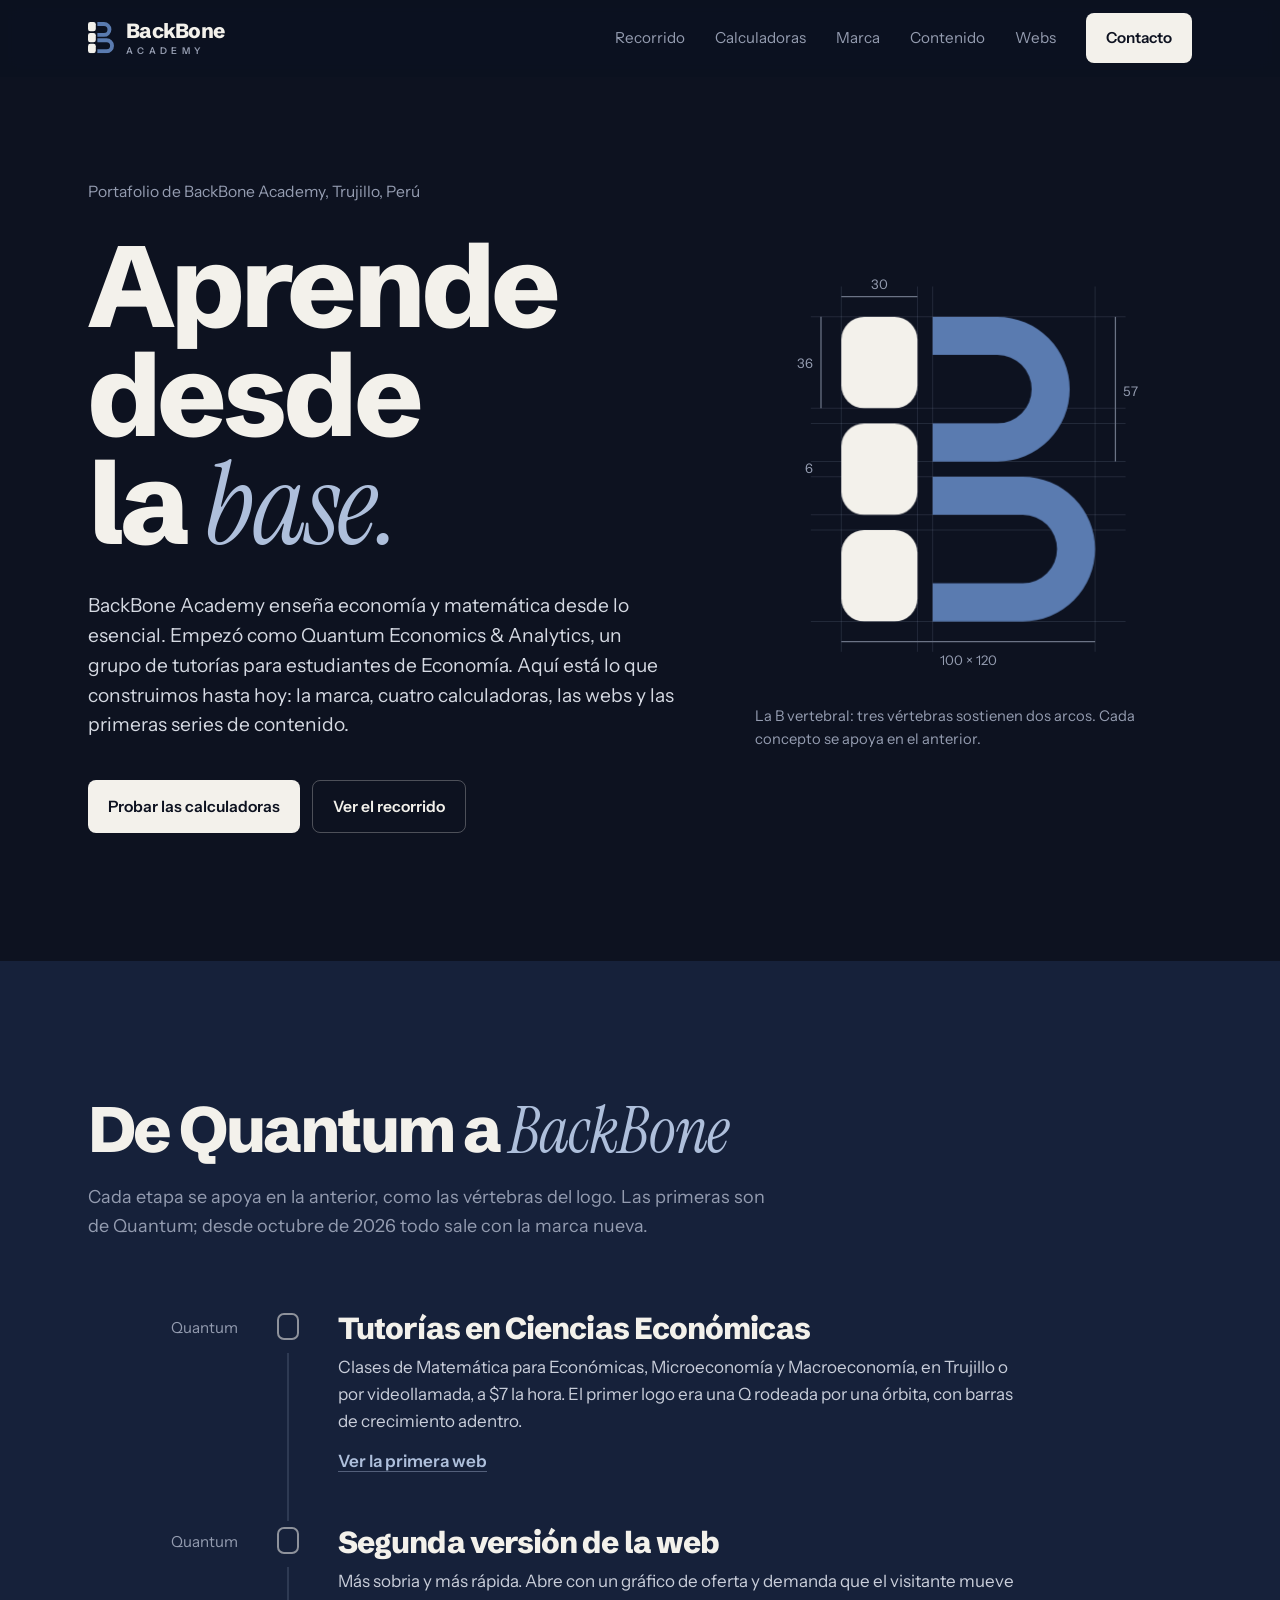
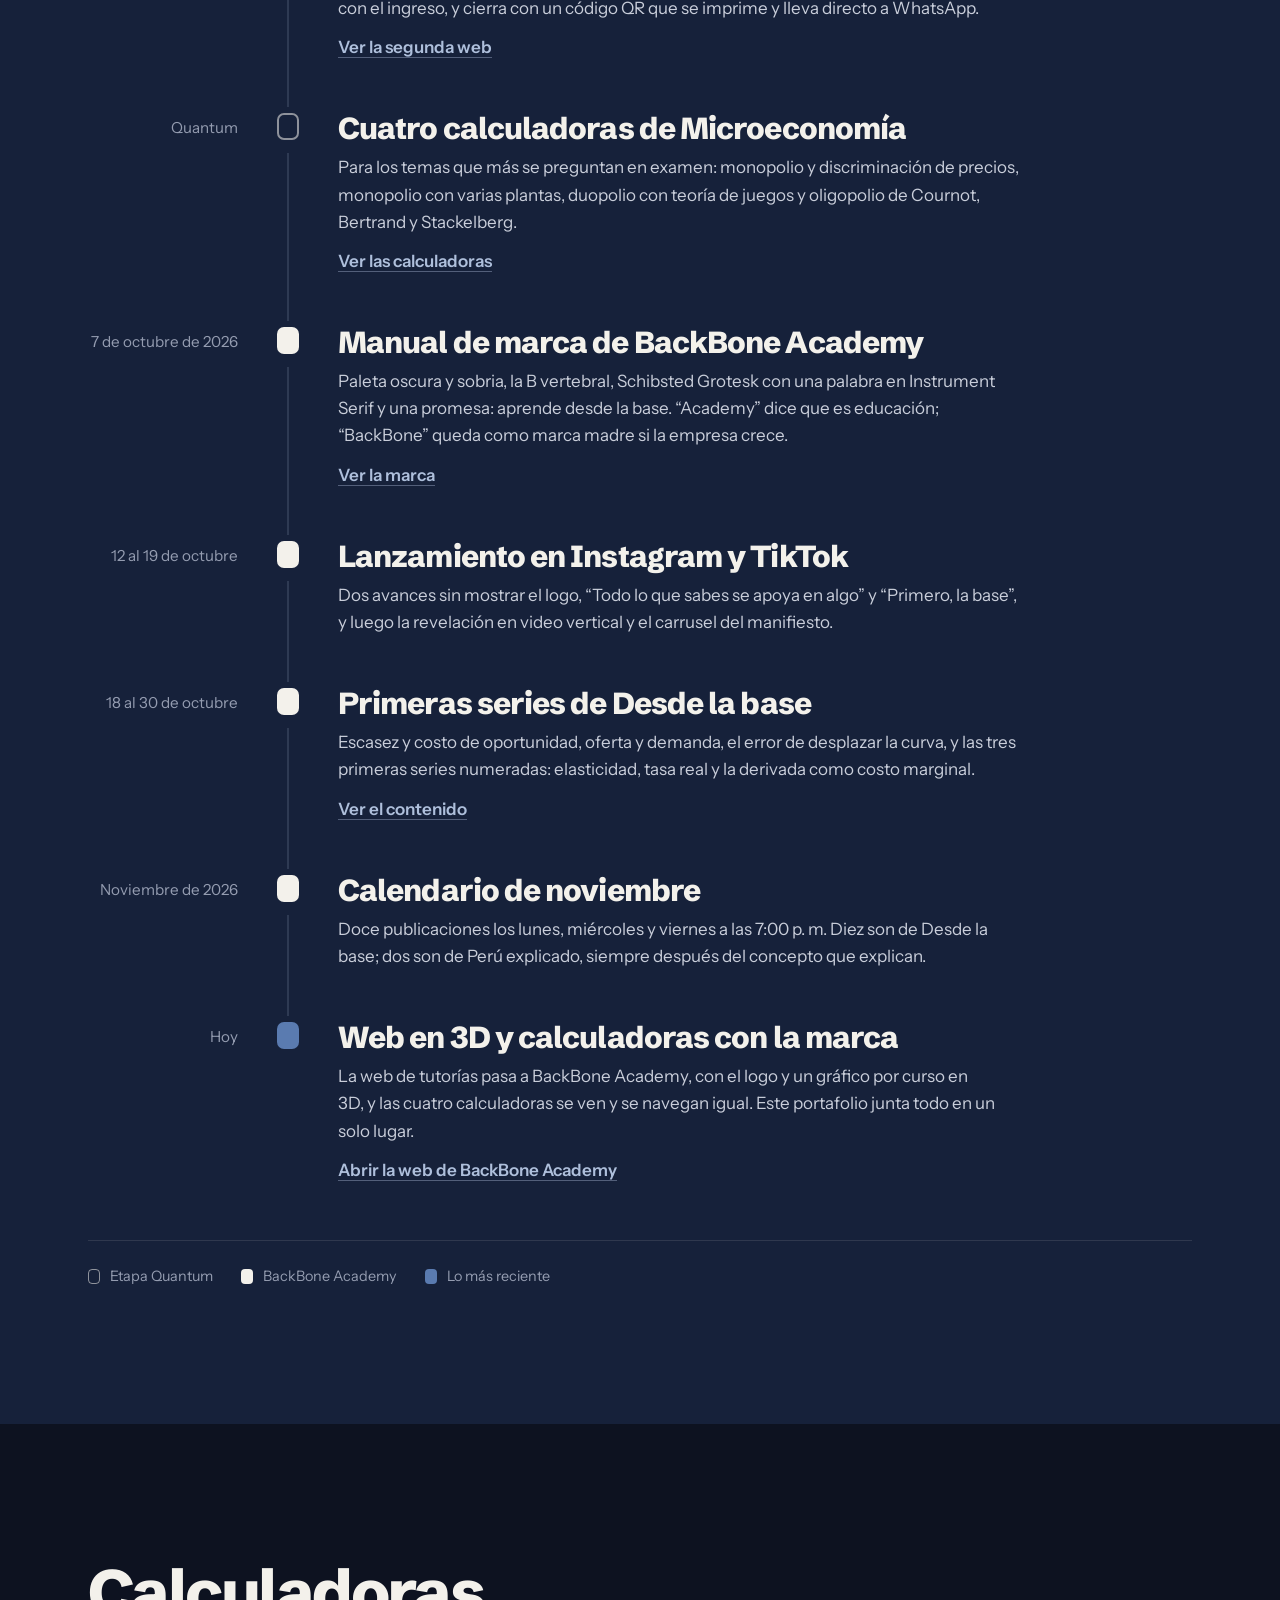
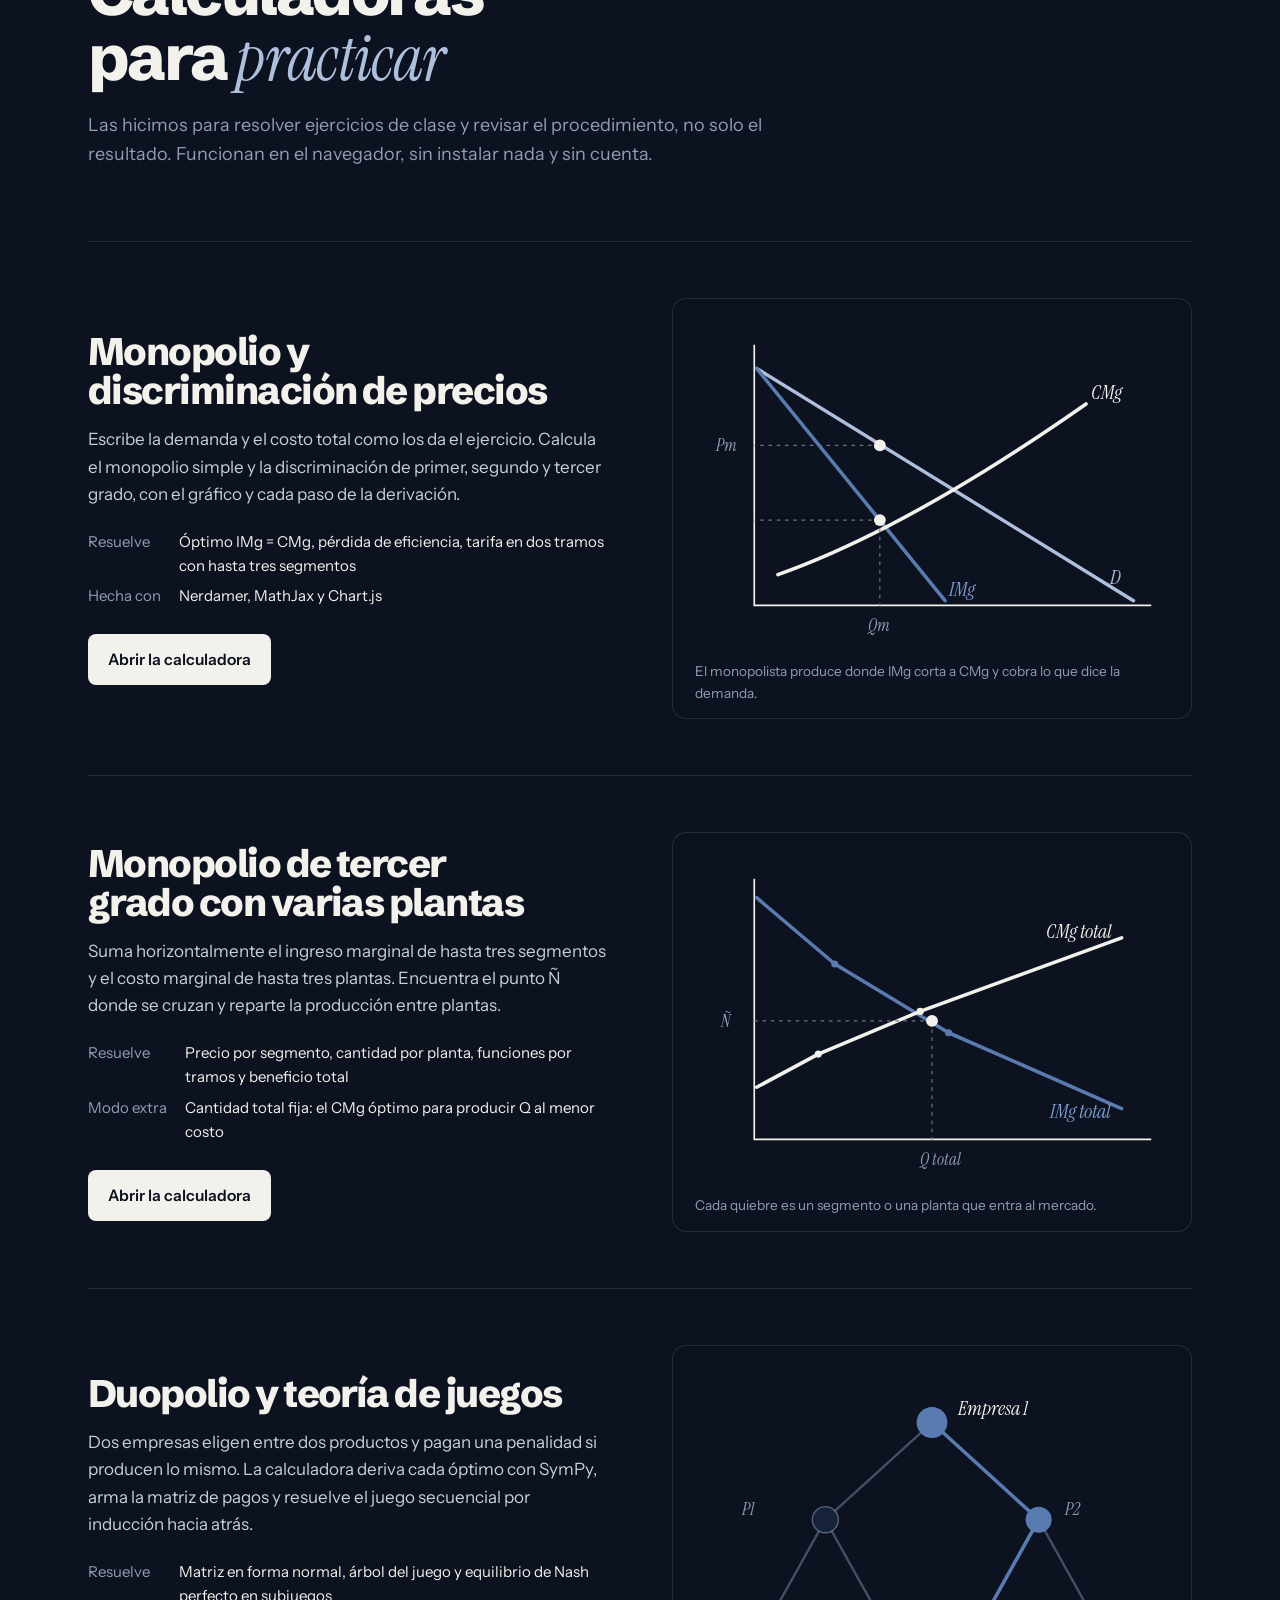
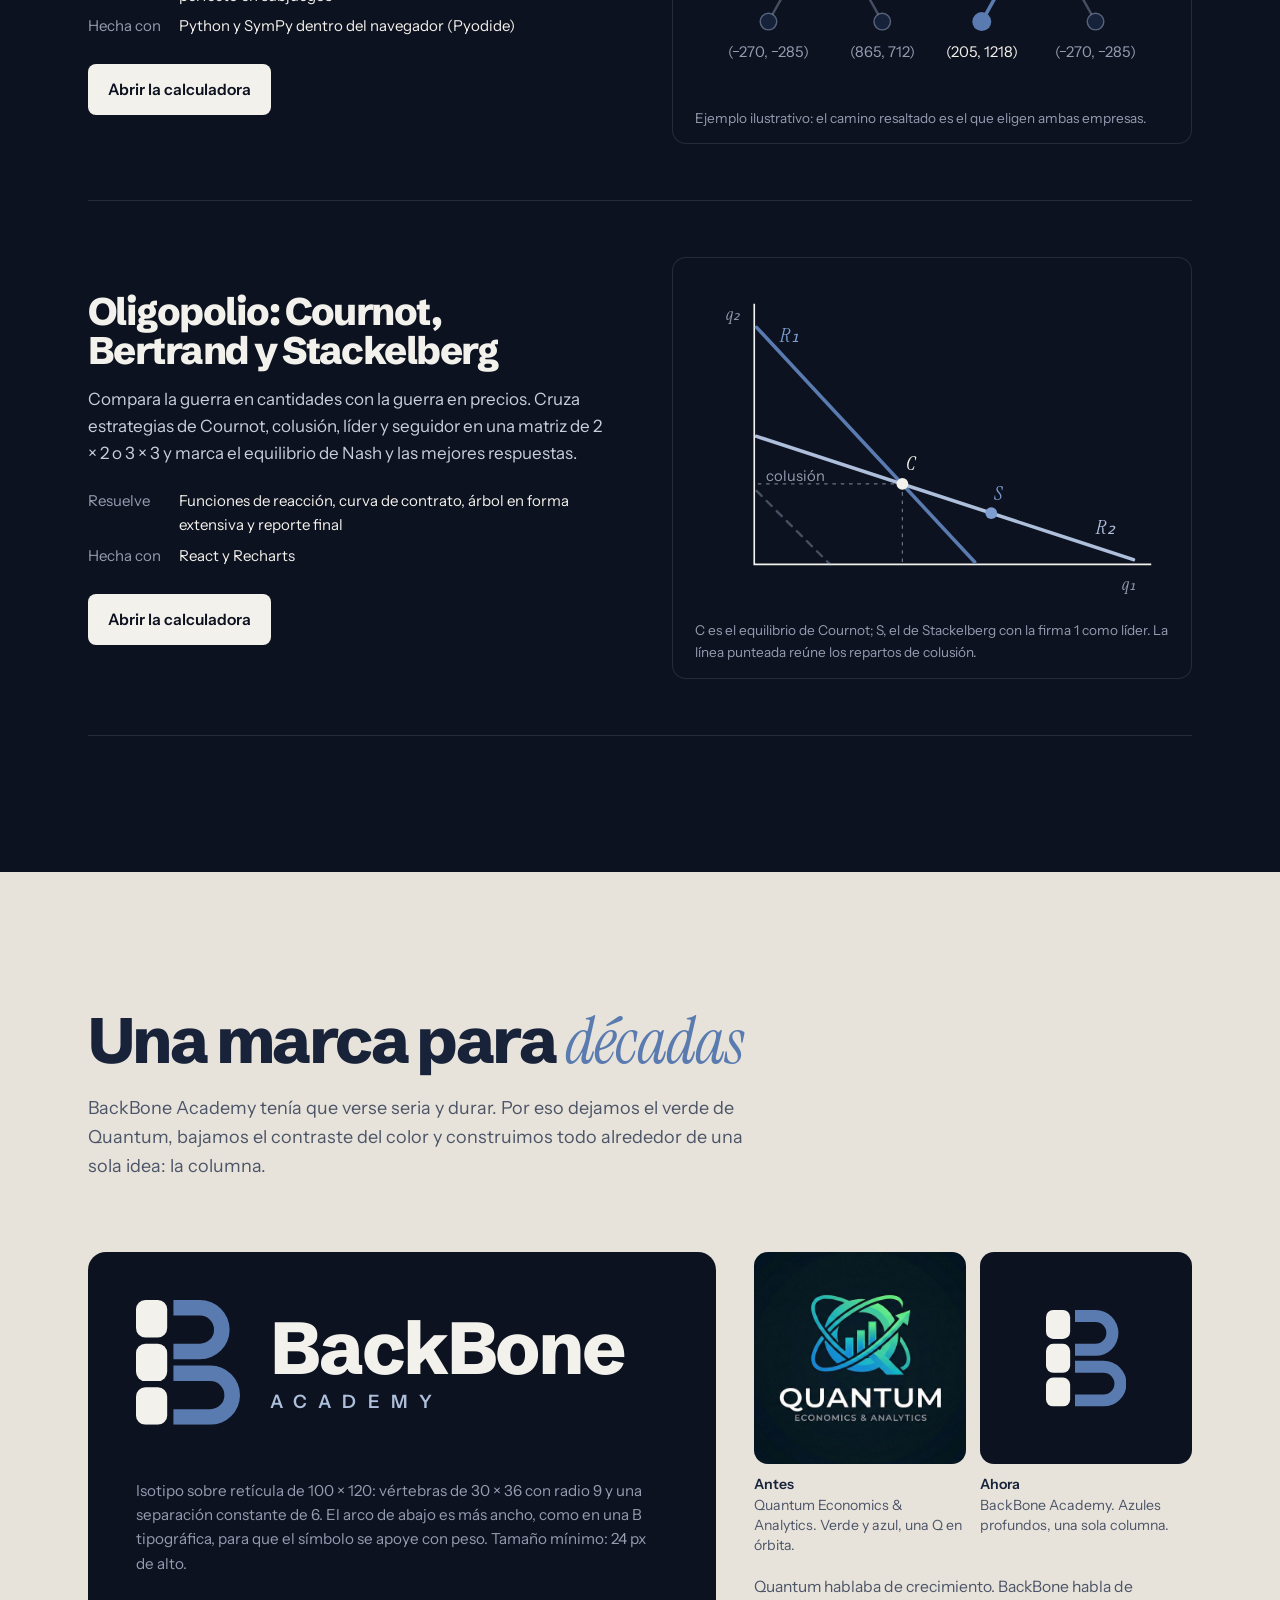
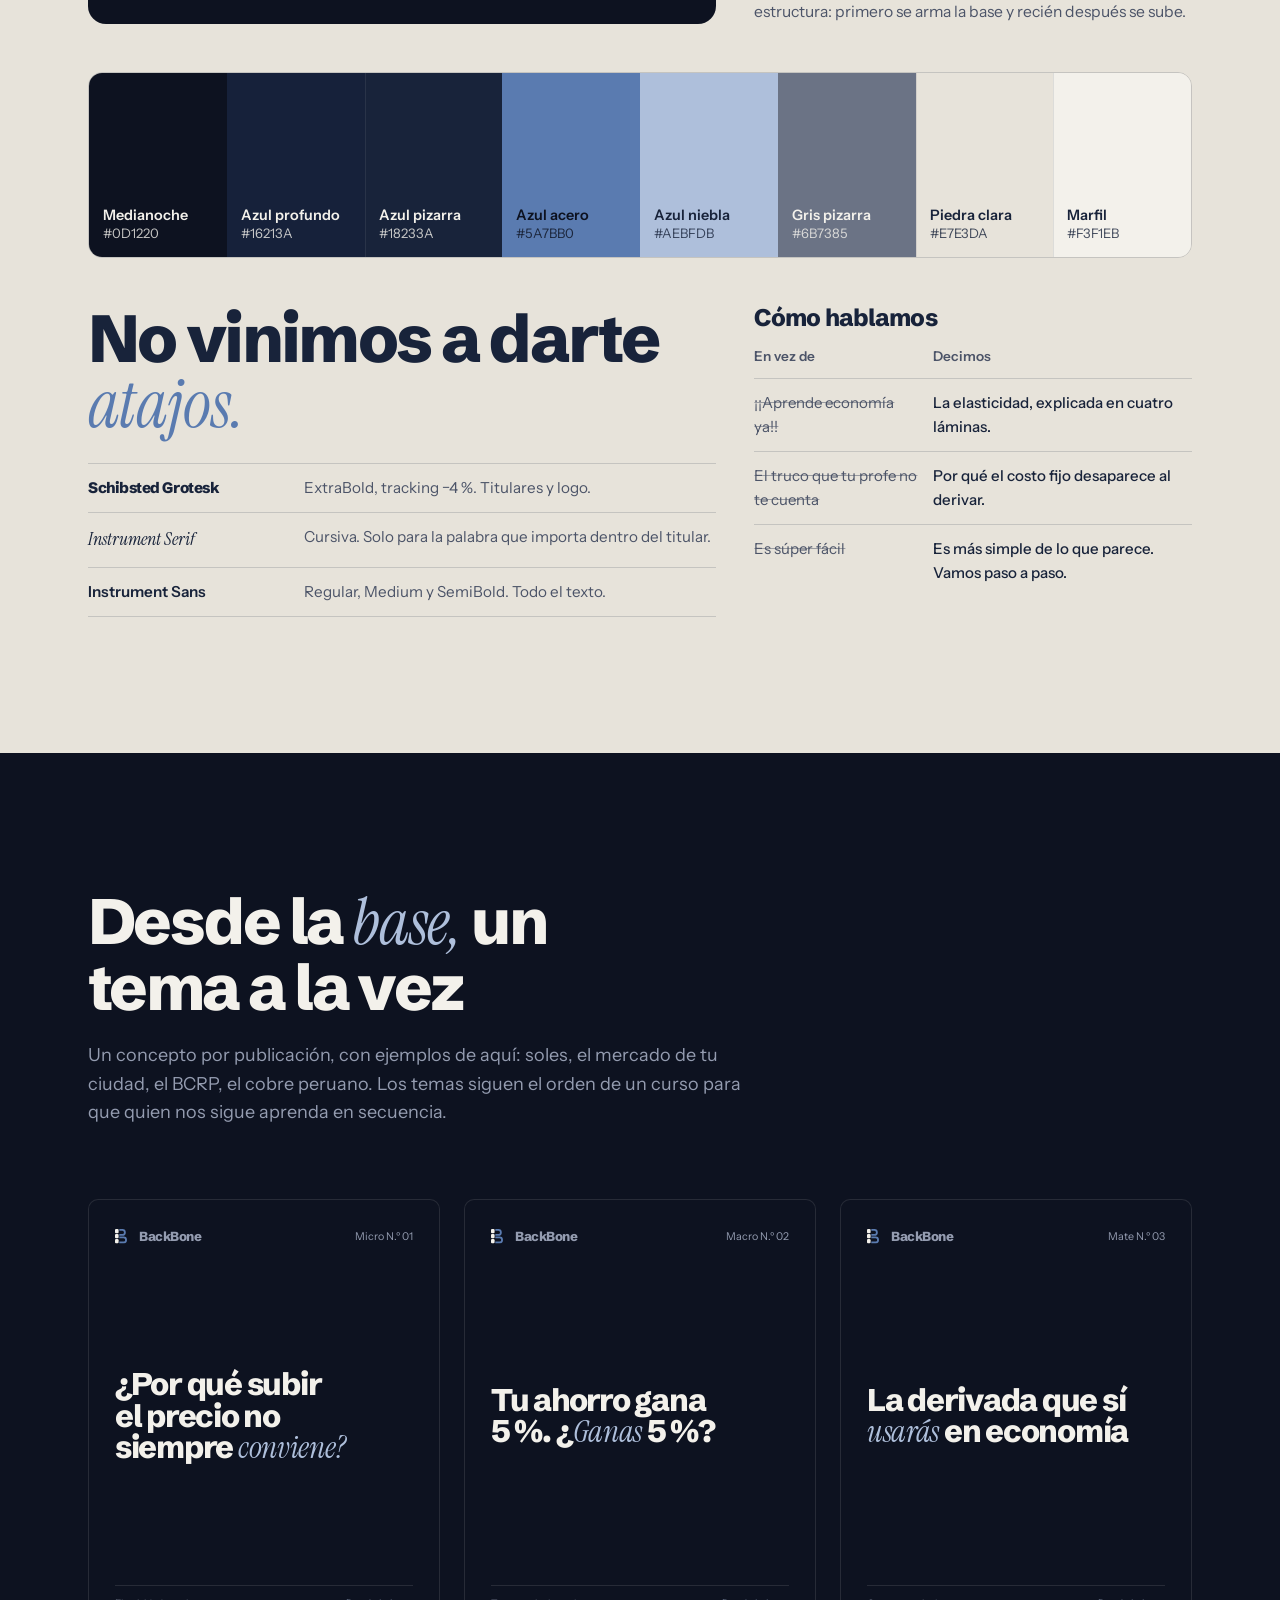
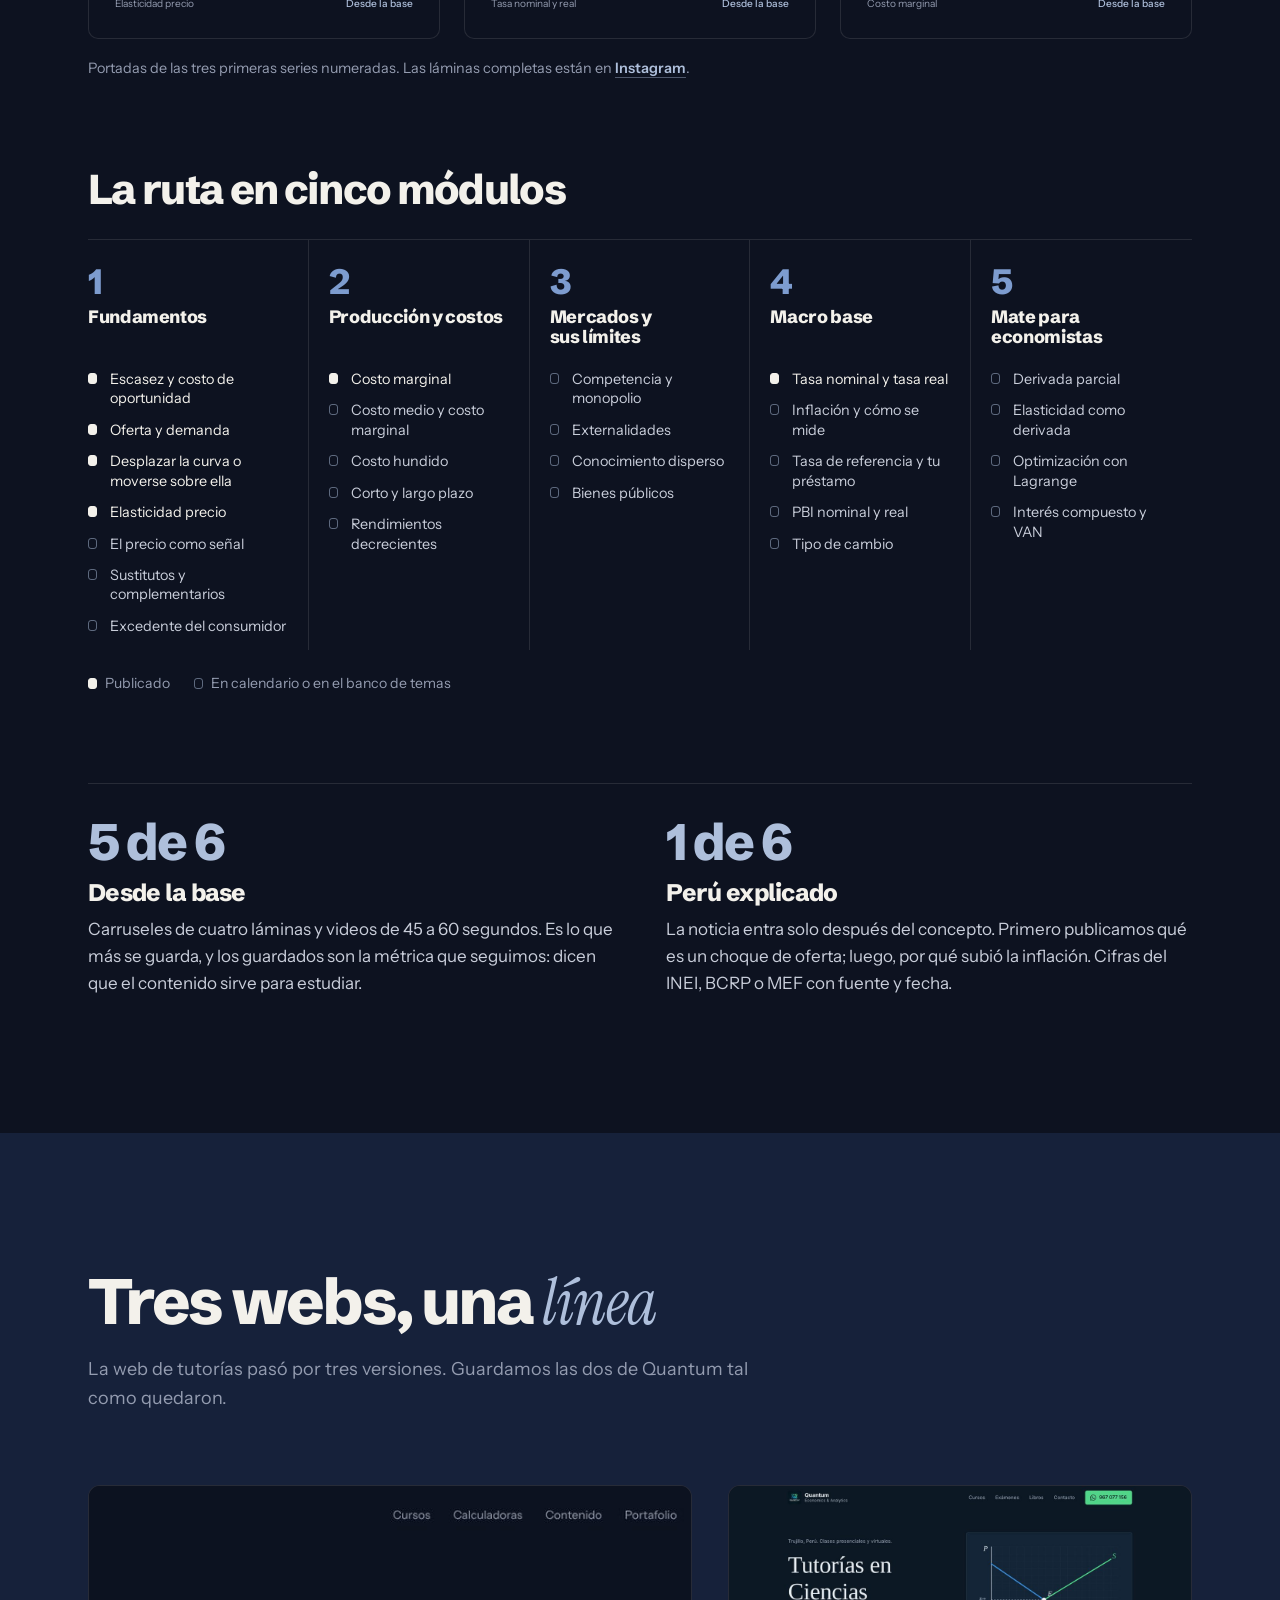
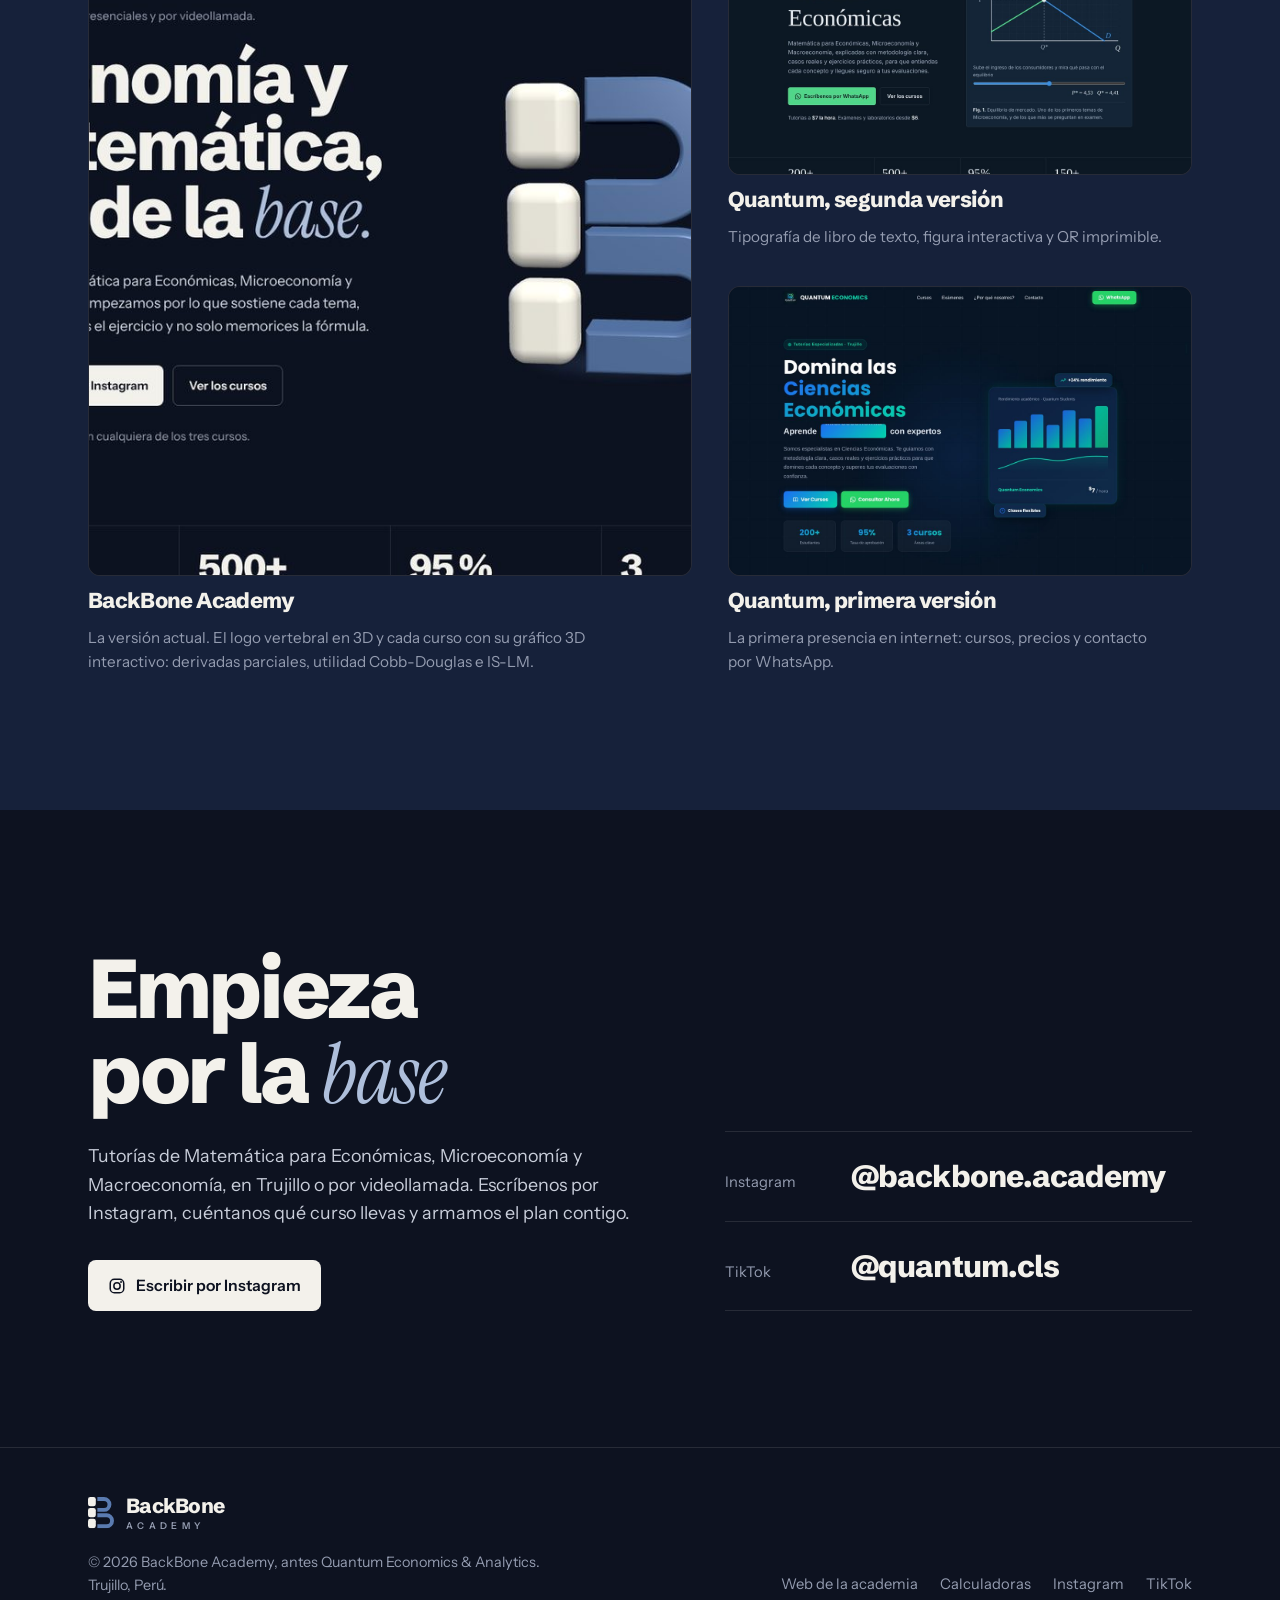
<file: portafolio.html>
<!DOCTYPE html>
<html lang="es">
<head>
  <meta charset="UTF-8">
  <meta name="viewport" content="width=device-width, initial-scale=1.0">
  <title>BackBone Academy · Portafolio</title>
  <meta name="description" content="Portafolio de BackBone Academy (antes Quantum Economics & Analytics): marca, calculadoras de microeconomía, webs y contenido para aprender economía y matemática desde la base. Trujillo, Perú.">
  <meta name="theme-color" content="#0D1220">
  <meta property="og:title" content="BackBone Academy · Portafolio">
  <meta property="og:description" content="Economía y matemática, explicadas desde la base. Marca, calculadoras, webs y contenido.">
  <meta property="og:image" content="https://eduquisperodriguez-ship-it.github.io/backbone-academy/assets/img/og.png">
  <meta property="og:url" content="https://eduquisperodriguez-ship-it.github.io/backbone-academy/">
  <meta name="twitter:card" content="summary_large_image">
  <link rel="icon" href="assets/img/favicon.svg" type="image/svg+xml">
  <link rel="preload" href="assets/fonts/schibsted-grotesk-latin-800-normal.woff2" as="font" type="font/woff2" crossorigin>
  <link rel="stylesheet" href="assets/css/fuentes.css">
  <link rel="stylesheet" href="assets/css/backbone.css">

  <style>
    /* ── Hero ───────────────────────────────── */
    .hero { padding: clamp(56px, 8vw, 104px) 0 clamp(72px, 10vw, 128px); }
    .hero-rejilla { display: grid; grid-template-columns: minmax(0, 1.15fr) minmax(0, .85fr); gap: clamp(40px, 6vw, 96px); align-items: center; }
    .hero-lugar { color: var(--gris-claro); margin-bottom: 28px; font-size: .98rem; }
    .hero h1 { font-size: clamp(3.4rem, 9vw, 7.4rem); line-height: .94; margin-bottom: 32px; }
    .hero h1 .serif { letter-spacing: -0.02em; }
    .hero-texto { font-size: 1.2rem; line-height: 1.55; color: #D5D9E2; max-width: 50ch; margin-bottom: 40px; }
    .hero-botones { display: flex; flex-wrap: wrap; gap: 12px; }

    /* La B construida: vértebras que se apilan al cargar */
    .construccion { position: relative; }
    .construccion svg { width: 100%; height: auto; overflow: visible; }
    .construccion .reticula line { stroke: rgba(174,191,219,.13); stroke-width: .4; }
    .construccion .cota { stroke: var(--gris); stroke-width: .5; }
    .construccion .cota-txt { font-family: var(--f-texto); font-size: 5.2px; fill: var(--gris-claro); }
    .construccion .vertebra { fill: var(--marfil); opacity: 0; transform-box: fill-box; animation: apilar .55s cubic-bezier(.2,.8,.2,1) forwards; }
    .construccion .v1 { animation-delay: .55s; }
    .construccion .v2 { animation-delay: .35s; }
    .construccion .v3 { animation-delay: .15s; }
    .construccion .arco { fill: var(--acero); opacity: 0; animation: aparecer .6s ease forwards 1.05s; }
    .construccion .arco2 { animation-delay: 1.25s; }
    .construccion .marcas { opacity: 0; animation: aparecer .8s ease forwards 1.6s; }
    @keyframes apilar { from { opacity: 0; transform: translateY(-14px); } to { opacity: 1; transform: none; } }
    @keyframes aparecer { to { opacity: 1; } }
    .construccion figcaption { margin-top: 18px; font-size: .92rem; color: var(--gris-claro); max-width: 40ch; }

    /* ── Recorrido: la columna ──────────────── */
    .columna { list-style: none; position: relative; }
    .etapa {
      display: grid; grid-template-columns: 150px 44px minmax(0, 1fr);
      column-gap: 28px; position: relative; padding-bottom: 52px;
    }
    .etapa:last-child { padding-bottom: 0; }
    .etapa::before {               /* el canal de la columna */
      content: ''; position: absolute; left: calc(150px + 28px + 21px); top: 40px; bottom: 6px;
      width: 2px; background: rgba(174,191,219,.16);
    }
    .etapa:last-child::before { display: none; }
    .etapa-fecha { font-size: .95rem; color: var(--gris-claro); padding-top: 3px; text-align: right; }
    .etapa-marca { width: 22px; height: 27px; border-radius: 7px; background: var(--marfil); margin: 0 auto; position: relative; z-index: 1; }
    .etapa-quantum .etapa-marca { background: transparent; border: 2px solid rgba(243,241,235,.55); }
    .etapa-hoy .etapa-marca { background: var(--acero); }
    .etapa h3 { font-size: clamp(1.45rem, 2.4vw, 1.9rem); letter-spacing: -0.03em; margin-bottom: 10px; }
    .etapa p { color: #C9CEDA; max-width: 62ch; }
    .etapa .enlace { display: inline-block; margin-top: 12px; }
    .leyenda-columna { display: flex; gap: 28px; flex-wrap: wrap; margin-top: 56px; padding-top: 24px; border-top: 1px solid var(--linea); font-size: .9rem; color: var(--gris-claro); }
    .leyenda-columna span { display: inline-flex; align-items: center; gap: 10px; }
    .leyenda-columna i { width: 12px; height: 15px; border-radius: 4px; background: var(--marfil); display: inline-block; }
    .leyenda-columna i.q { background: transparent; border: 1.5px solid rgba(243,241,235,.55); }
    .leyenda-columna i.h { background: var(--acero); }

    /* ── Herramientas ───────────────────────── */
    .herramienta {
      display: grid; grid-template-columns: minmax(0, 1fr) minmax(0, 1fr);
      gap: clamp(32px, 5vw, 72px); align-items: center;
      padding: clamp(40px, 5vw, 56px) 0; border-top: 1px solid var(--linea);
    }
    .herramienta:last-child { border-bottom: 1px solid var(--linea); }
    .herramienta h3 { font-size: clamp(1.7rem, 3vw, 2.4rem); margin-bottom: 16px; }
    .herramienta > div > p { color: #C9CEDA; max-width: 52ch; }
    .herramienta dl { display: grid; grid-template-columns: auto 1fr; gap: 6px 18px; margin: 22px 0 26px; font-size: .94rem; }
    .herramienta dt { color: var(--gris-claro); }
    .herramienta dd { color: var(--marfil); }
    .lamina {
      background: var(--medianoche); border-radius: 14px; padding: 22px 22px 14px;
      border: 1px solid var(--linea);
    }
    .lamina svg { width: 100%; height: auto; }
    .lamina .eje { stroke: var(--marfil); stroke-width: 1.4; fill: none; }
    .lamina .guia { stroke: var(--gris); stroke-width: 1; stroke-dasharray: 3 4; fill: none; }
    .lamina .c-acero { stroke: var(--acero); stroke-width: 3; fill: none; stroke-linecap: round; stroke-linejoin: round; }
    .lamina .c-niebla { stroke: var(--niebla); stroke-width: 3; fill: none; stroke-linecap: round; stroke-linejoin: round; }
    .lamina .c-marfil { stroke: var(--marfil); stroke-width: 3; fill: none; stroke-linecap: round; stroke-linejoin: round; }
    .lamina .c-tenue { stroke: rgba(174,191,219,.35); stroke-width: 2; fill: none; stroke-linecap: round; }
    .lamina .punto { fill: var(--marfil); }
    .lamina .t { font-family: var(--f-serif); font-style: italic; font-size: 17px; fill: var(--marfil); }
    .lamina .t-acero { fill: var(--acero-vivo); }
    .lamina .t-niebla { fill: var(--niebla); }
    .lamina .t-gris { fill: var(--gris-claro); font-size: 14px; }
    .lamina .t-sans { font-family: var(--f-texto); font-style: normal; font-size: 12.5px; fill: var(--gris-claro); }
    .lamina .nodo { fill: var(--profundo); stroke: rgba(174,191,219,.45); stroke-width: 1.2; }
    .lamina .nodo-on { fill: var(--acero); stroke: none; }
    .lamina figcaption { font-size: .85rem; color: var(--gris-claro); margin-top: 8px; }

    /* ── Marca (fondo piedra) ───────────────── */
    .marca-rejilla { display: grid; grid-template-columns: repeat(12, minmax(0, 1fr)); gap: clamp(28px, 4vw, 48px) clamp(20px, 3vw, 40px); }
    .bloque-logo { grid-column: span 7; background: var(--medianoche); color: var(--marfil); border-radius: 18px; padding: clamp(28px, 4vw, 48px); display: flex; flex-direction: column; justify-content: space-between; gap: 40px; }
    .bloque-logo .lockup { display: flex; align-items: center; gap: clamp(18px, 3vw, 30px); }
    .bloque-logo .lockup svg { width: clamp(64px, 9vw, 104px); height: auto; }
    .bloque-logo .lockup .logo-nombre { font-size: clamp(2.6rem, 6.2vw, 4.6rem); letter-spacing: -0.035em; line-height: .9; }
    .bloque-logo .lockup .logo-academy { font-size: clamp(.8rem, 1.6vw, 1.15rem); letter-spacing: .62em; margin-top: 12px; color: var(--niebla); }
    .bloque-logo p { color: var(--gris-claro); font-size: .95rem; max-width: 52ch; }
    .bloque-antes { grid-column: span 5; display: flex; flex-direction: column; gap: 18px; }
    .antes-despues { display: grid; grid-template-columns: 1fr 1fr; gap: 14px; }
    .antes-despues figure { display: flex; flex-direction: column; gap: 10px; }
    .antes-despues .marco { aspect-ratio: 1; border-radius: 14px; overflow: hidden; background: var(--medianoche); display: grid; place-items: center; }
    .antes-despues .marco img { width: 100%; height: 100%; object-fit: cover; }
    .antes-despues .marco svg { width: 38%; }
    .antes-despues figcaption { font-size: .88rem; color: var(--gris-oscuro); line-height: 1.45; }
    .antes-despues figcaption strong { color: var(--pizarra); font-weight: 600; display: block; }
    .bloque-antes > p { font-size: .98rem; color: var(--gris-oscuro); }

    .paleta { grid-column: span 12; display: grid; grid-template-columns: repeat(8, minmax(0, 1fr)); border-radius: 14px; overflow: hidden; border: 1px solid var(--linea-clara); }
    .muestra { aspect-ratio: 3 / 4; padding: 14px; display: flex; flex-direction: column; justify-content: flex-end; font-size: .82rem; line-height: 1.35; }
    .muestra strong { display: block; font-weight: 600; font-size: .9rem; overflow-wrap: anywhere; }
    .muestra code { font-family: var(--f-texto); opacity: .8; }

    .tipos { grid-column: span 7; }
    .tipos .specimen { font-family: var(--f-titular); font-weight: 800; letter-spacing: -0.04em; font-size: clamp(2.4rem, 5.2vw, 4.2rem); line-height: .98; color: var(--pizarra); margin-bottom: 26px; }
    .tipos ul { list-style: none; border-top: 1px solid var(--linea-clara); }
    .tipos li { display: grid; grid-template-columns: 200px 1fr; gap: 16px; padding: 12px 0; border-bottom: 1px solid var(--linea-clara); font-size: .95rem; color: var(--gris-oscuro); }
    .tipos li b { color: var(--pizarra); font-weight: 600; }
    .tipos .f1 { font-family: var(--f-titular); font-weight: 800; letter-spacing: -0.03em; }
    .tipos .f2 { font-family: var(--f-serif); font-style: italic; font-size: 1.15rem; font-weight: 400; }
    .voz { grid-column: span 5; }
    .voz h3 { font-size: 1.5rem; letter-spacing: -0.03em; margin-bottom: 16px; color: var(--pizarra); }
    .voz table { width: 100%; border-collapse: collapse; font-size: .94rem; }
    .voz th { text-align: left; font-weight: 600; color: var(--gris-oscuro); padding: 0 0 10px; font-size: .85rem; }
    .voz td { padding: 12px 12px 12px 0; border-top: 1px solid var(--linea-clara); vertical-align: top; }
    .voz td:first-child { color: var(--gris-oscuro); text-decoration: line-through; text-decoration-color: rgba(76,84,104,.5); }
    .voz td:last-child { color: var(--pizarra); font-weight: 500; }

    /* ── Contenido ──────────────────────────── */
    .portadas { display: grid; grid-template-columns: repeat(3, minmax(0, 1fr)); gap: clamp(14px, 2vw, 24px); margin-bottom: 18px; }
    .portada {
      aspect-ratio: 4 / 5; border-radius: 10px; background: var(--medianoche);
      border: 1px solid var(--linea);
      padding: clamp(16px, 2.2vw, 26px); display: flex; flex-direction: column; justify-content: space-between;
      container-type: inline-size;
    }
    .portada-arriba { display: flex; justify-content: space-between; align-items: center; font-size: clamp(.62rem, 3.6cqi, .8rem); color: var(--gris-claro); }
    .portada-arriba .logo svg { width: 12px; }
    .portada-arriba .logo-nombre { font-size: clamp(.7rem, 4.4cqi, .95rem); }
    .portada h3 { font-size: clamp(1.3rem, 10.5cqi, 2.4rem); line-height: 1; letter-spacing: -0.04em; }
    .portada-abajo { display: flex; justify-content: space-between; align-items: flex-end; font-size: clamp(.6rem, 3.4cqi, .78rem); color: var(--gris-claro); border-top: 1px solid var(--linea); padding-top: 10px; }
    .portada-abajo b { color: var(--niebla); font-weight: 500; }
    .nota { font-size: .9rem; color: var(--gris-claro); margin-bottom: clamp(56px, 7vw, 88px); }

    .ruta { display: grid; grid-template-columns: repeat(5, minmax(0, 1fr)); gap: 0; border-top: 1px solid var(--linea); }
    .modulo { padding: 24px 20px 8px 0; border-right: 1px solid var(--linea); }
    .modulo + .modulo { padding-left: 20px; }
    .modulo:last-child { border-right: 0; }
    .modulo-num { font-family: var(--f-titular); font-weight: 800; font-size: 2.2rem; letter-spacing: -0.04em; line-height: 1; color: var(--acero-vivo); margin-bottom: 8px; }
    .modulo h3 { font-size: 1.12rem; letter-spacing: -0.02em; line-height: 1.15; margin-bottom: 16px; min-height: 2.3em; }
    .modulo ul { list-style: none; }
    .modulo li { display: grid; grid-template-columns: 12px 1fr; gap: 10px; align-items: start; font-size: .9rem; line-height: 1.35; padding: 6px 0; color: #C9CEDA; }
    .modulo li::before { content: ''; width: 9px; height: 11px; border-radius: 3px; margin-top: 3px; border: 1.5px solid rgba(174,191,219,.5); }
    .modulo li.hecho::before { background: var(--marfil); border-color: var(--marfil); }
    .modulo li.hecho { color: var(--marfil); }
    .ruta-leyenda { display: flex; gap: 24px; flex-wrap: wrap; margin-top: 22px; font-size: .88rem; color: var(--gris-claro); }
    .ruta-leyenda span { display: inline-flex; align-items: center; gap: 8px; }
    .ruta-leyenda i { width: 9px; height: 11px; border-radius: 3px; border: 1.5px solid rgba(174,191,219,.5); display: inline-block; }
    .ruta-leyenda i.h { background: var(--marfil); border-color: var(--marfil); }

    .lineas { display: grid; grid-template-columns: 1fr 1fr; gap: clamp(24px, 4vw, 56px); margin-top: clamp(56px, 7vw, 88px); padding-top: 32px; border-top: 1px solid var(--linea); }
    .lineas h3 { font-size: 1.5rem; letter-spacing: -0.03em; margin-bottom: 10px; }
    .lineas p { color: #C9CEDA; max-width: 52ch; }
    .lineas .peso { font-family: var(--f-titular); font-weight: 800; font-size: 3.2rem; letter-spacing: -0.04em; line-height: 1; margin-bottom: 14px; color: var(--niebla); }

    /* ── Webs ───────────────────────────────── */
    .webs { display: grid; grid-template-columns: 1.3fr 1fr; grid-template-rows: auto auto; gap: clamp(20px, 3vw, 36px); }
    .web { display: flex; flex-direction: column; gap: 14px; text-decoration: none; }
    .web:first-child { grid-row: span 2; }
    .web-captura { border-radius: 12px; overflow: hidden; border: 1px solid var(--linea); background: var(--medianoche); aspect-ratio: 16 / 10; }
    .web:first-child .web-captura { aspect-ratio: auto; flex: 1; min-height: 320px; }
    .web-captura img { width: 100%; height: 100%; object-fit: cover; object-position: top center; transition: transform .5s cubic-bezier(.2,.8,.2,1); }
    .web:hover .web-captura img { transform: scale(1.015); }
    .web h3 { font-size: 1.35rem; letter-spacing: -0.03em; }
    .web p { font-size: .95rem; color: var(--gris-claro); max-width: 56ch; }
    .web:hover h3 { text-decoration: underline; text-underline-offset: 5px; text-decoration-thickness: 2px; text-decoration-color: var(--acero); }

    /* ── Contacto ───────────────────────────── */
    .contacto-rejilla { display: grid; grid-template-columns: minmax(0, 1.2fr) minmax(0, 1fr); gap: clamp(40px, 6vw, 96px); align-items: end; }
    .contacto h2 { font-size: clamp(2.6rem, 6.5vw, 5.4rem); margin-bottom: 24px; }
    .contacto-texto { color: #C9CEDA; font-size: 1.12rem; max-width: 48ch; margin-bottom: 32px; }
    .canales { list-style: none; border-top: 1px solid var(--linea); }
    .canales li { border-bottom: 1px solid var(--linea); }
    .canales a { display: grid; grid-template-columns: 110px 1fr; gap: 16px; align-items: baseline; padding: 20px 0; text-decoration: none; }
    .canales span { color: var(--gris-claro); font-size: .92rem; }
    .canales strong { font-family: var(--f-titular); font-weight: 800; letter-spacing: -0.03em; font-size: clamp(1.3rem, 2.6vw, 1.9rem); transition: color .15s; }
    .canales a:hover strong { color: var(--niebla); }

    /* ── Responsive ─────────────────────────── */
    @media (max-width: 1020px) {
      .hero-rejilla, .herramienta, .contacto-rejilla { grid-template-columns: 1fr; }
      .construccion { max-width: 440px; }
      .bloque-logo, .bloque-antes, .tipos, .voz { grid-column: span 12; }
      .paleta { grid-template-columns: repeat(4, minmax(0, 1fr)); }
      .ruta { grid-template-columns: 1fr 1fr; }
      .modulo, .modulo + .modulo { padding: 24px 20px 16px 0; border-right: 0; border-bottom: 1px solid var(--linea); }
      .modulo:nth-child(odd) { border-right: 1px solid var(--linea); }
      .modulo:nth-child(even) { padding-left: 20px; }
      .modulo h3 { min-height: 0; }
      .webs { grid-template-columns: 1fr; }
      .web:first-child { grid-row: auto; }
      .web:first-child .web-captura { aspect-ratio: 16 / 10; min-height: 0; }
    }
    @media (max-width: 720px) {
      .etapa { grid-template-columns: 30px minmax(0, 1fr); column-gap: 18px; }
      .etapa::before { left: 14px; top: 34px; }
      .etapa-fecha { grid-column: 2; grid-row: 1; text-align: left; padding: 0 0 4px; }
      .etapa > div:last-child { grid-column: 2; grid-row: 2; }
      .etapa > .etapa-marca { grid-column: 1; grid-row: 1 / span 2; margin: 0 auto; }
      .portadas { grid-template-columns: 1fr 1fr; }
      .portada:last-child { display: none; }
      .ruta { grid-template-columns: 1fr; }
      .modulo, .modulo + .modulo, .modulo:nth-child(even) { padding: 22px 0 14px; border-right: 0; }
      .modulo:nth-child(odd) { border-right: 0; }
      .lineas { grid-template-columns: 1fr; }
      .tipos li { grid-template-columns: 1fr; gap: 2px; }
      .canales a { grid-template-columns: 1fr; gap: 2px; }
      .antes-despues { gap: 10px; }
    }
  </style>
</head>
<body>

<a class="saltar" href="#contenido">Saltar al contenido</a>

<svg width="0" height="0" style="position:absolute" aria-hidden="true">
  <symbol id="b" viewBox="0 0 100 120">
    <g fill="#F3F1EB"><rect width="30" height="36" rx="9"/><rect y="42" width="30" height="36" rx="9"/><rect y="84" width="30" height="36" rx="9"/></g>
    <g fill="#5A7BB0"><path d="M36 0H61.5A28.5 28.5 0 0 1 61.5 57H36V42H61.5A13.5 13.5 0 0 0 61.5 15H36Z"/><path d="M36 63H71.5A28.5 28.5 0 0 1 71.5 120H36V105H71.5A13.5 13.5 0 0 0 71.5 78H36Z"/></g>
  </symbol>
  <symbol id="ig" viewBox="0 0 24 24"><g fill="none" stroke="currentColor" stroke-width="2"><rect x="3" y="3" width="18" height="18" rx="5.5"/><circle cx="12" cy="12" r="4.2"/></g><circle cx="17.4" cy="6.6" r="1.3" fill="currentColor"/></symbol>
</svg>

<header class="cabecera" id="cabecera">
  <div class="envoltura cabecera-fila">
    <a class="logo" href="#" aria-label="BackBone Academy, inicio">
      <svg viewBox="0 0 100 120" aria-hidden="true"><use href="#b"/></svg>
      <span class="logo-texto"><span class="logo-nombre">BackBone</span><span class="logo-academy">ACADEMY</span></span>
    </a>
    <nav aria-label="Principal">
      <ul class="menu">
        <li><a href="#recorrido">Recorrido</a></li>
        <li><a href="#herramientas">Calculadoras</a></li>
        <li><a href="#marca">Marca</a></li>
        <li><a href="#contenido-redes">Contenido</a></li>
        <li><a href="#webs">Webs</a></li>
        <li><a class="boton" href="#contacto">Contacto</a></li>
      </ul>
    </nav>
    <button class="hamburguesa" id="hamburguesa" aria-label="Abrir menú" aria-expanded="false" aria-controls="menu-movil"><span></span></button>
  </div>
  <nav class="menu-movil" id="menu-movil" aria-label="Menú móvil">
    <a href="#recorrido">Recorrido</a>
    <a href="#herramientas">Calculadoras</a>
    <a href="#marca">Marca</a>
    <a href="#contenido-redes">Contenido</a>
    <a href="#webs">Webs</a>
    <a href="#contacto">Contacto</a>
  </nav>
</header>

<main id="contenido">

<!-- ── Hero ─────────────────────────────────────────── -->
<section class="hero">
  <div class="envoltura hero-rejilla">
    <div>
      <p class="hero-lugar">Portafolio de BackBone Academy, Trujillo, Perú</p>
      <h1>Aprende desde la <span class="serif">base.</span></h1>
      <p class="hero-texto">
        BackBone Academy enseña economía y matemática desde lo esencial. Empezó como
        Quantum Economics &amp; Analytics, un grupo de tutorías para estudiantes de Economía.
        Aquí está lo que construimos hasta hoy: la marca, cuatro calculadoras, las webs
        y las primeras series de contenido.
      </p>
      <div class="hero-botones">
        <a class="boton" href="#herramientas">Probar las calculadoras</a>
        <a class="boton boton-linea" href="#recorrido">Ver el recorrido</a>
      </div>
    </div>

    <figure class="construccion">
      <svg viewBox="-34 -22 172 168" role="img" aria-label="Construcción del logo: tres vértebras y dos arcos forman una B">
        <g class="reticula">
          <line x1="0" y1="-12" x2="0" y2="132"/><line x1="30" y1="-12" x2="30" y2="132"/>
          <line x1="36" y1="-12" x2="36" y2="132"/><line x1="100" y1="-12" x2="100" y2="132"/>
          <line x1="-12" y1="0" x2="112" y2="0"/><line x1="-12" y1="36" x2="112" y2="36"/>
          <line x1="-12" y1="42" x2="112" y2="42"/><line x1="-12" y1="57" x2="112" y2="57"/>
          <line x1="-12" y1="63" x2="112" y2="63"/><line x1="-12" y1="78" x2="112" y2="78"/>
          <line x1="-12" y1="84" x2="112" y2="84"/><line x1="-12" y1="120" x2="112" y2="120"/>
        </g>
        <rect class="vertebra v1" x="0" y="0" width="30" height="36" rx="9"/>
        <rect class="vertebra v2" x="0" y="42" width="30" height="36" rx="9"/>
        <rect class="vertebra v3" x="0" y="84" width="30" height="36" rx="9"/>
        <path class="arco" d="M36 0H61.5A28.5 28.5 0 0 1 61.5 57H36V42H61.5A13.5 13.5 0 0 0 61.5 15H36Z"/>
        <path class="arco arco2" d="M36 63H71.5A28.5 28.5 0 0 1 71.5 120H36V105H71.5A13.5 13.5 0 0 0 71.5 78H36Z"/>
        <g class="marcas">
          <line class="cota" x1="0" y1="-8" x2="30" y2="-8"/><text class="cota-txt" x="15" y="-11" text-anchor="middle">30</text>
          <line class="cota" x1="-8" y1="0" x2="-8" y2="36"/><text class="cota-txt" x="-11" y="20" text-anchor="end">36</text>
          <text class="cota-txt" x="-11" y="61.5" text-anchor="end">6</text>
          <line class="cota" x1="108" y1="0" x2="108" y2="57"/><text class="cota-txt" x="111" y="31">57</text>
          <line class="cota" x1="0" y1="128" x2="100" y2="128"/><text class="cota-txt" x="50" y="137" text-anchor="middle">100 × 120</text>
        </g>
      </svg>
      <figcaption>La B vertebral: tres vértebras sostienen dos arcos. Cada concepto se apoya en el anterior.</figcaption>
    </figure>
  </div>
</section>

<!-- ── Recorrido ────────────────────────────────────── -->
<section class="seccion seccion-alterna" id="recorrido">
  <div class="envoltura">
    <div class="encabezado">
      <h2>De Quantum a <span class="serif">BackBone</span></h2>
      <p>Cada etapa se apoya en la anterior, como las vértebras del logo. Las primeras son de Quantum; desde octubre de 2026 todo sale con la marca nueva.</p>
    </div>

    <ol class="columna">
      <li class="etapa etapa-quantum">
        <div class="etapa-fecha">Quantum</div>
        <div class="etapa-marca" aria-hidden="true"></div>
        <div>
          <h3>Tutorías en Ciencias Económicas</h3>
          <p>Clases de Matemática para Económicas, Microeconomía y Macroeconomía, en Trujillo o por videollamada, a $7 la hora. El primer logo era una Q rodeada por una órbita, con barras de crecimiento adentro.</p>
          <a class="enlace" href="archivo/quantum-v1/">Ver la primera web</a>
        </div>
      </li>
      <li class="etapa etapa-quantum">
        <div class="etapa-fecha">Quantum</div>
        <div class="etapa-marca" aria-hidden="true"></div>
        <div>
          <h3>Segunda versión de la web</h3>
          <p>Más sobria y más rápida. Abre con un gráfico de oferta y demanda que el visitante mueve con el ingreso, y cierra con un código QR que se imprime y lleva directo a WhatsApp.</p>
          <a class="enlace" href="archivo/quantum-v2/">Ver la segunda web</a>
        </div>
      </li>
      <li class="etapa etapa-quantum">
        <div class="etapa-fecha">Quantum</div>
        <div class="etapa-marca" aria-hidden="true"></div>
        <div>
          <h3>Cuatro calculadoras de Microeconomía</h3>
          <p>Para los temas que más se preguntan en examen: monopolio y discriminación de precios, monopolio con varias plantas, duopolio con teoría de juegos y oligopolio de Cournot, Bertrand y Stackelberg.</p>
          <a class="enlace" href="#herramientas">Ver las calculadoras</a>
        </div>
      </li>
      <li class="etapa">
        <div class="etapa-fecha">7 de octubre de 2026</div>
        <div class="etapa-marca" aria-hidden="true"></div>
        <div>
          <h3>Manual de marca de BackBone Academy</h3>
          <p>Paleta oscura y sobria, la B vertebral, Schibsted Grotesk con una palabra en Instrument Serif y una promesa: aprende desde la base. “Academy” dice que es educación; “BackBone” queda como marca madre si la empresa crece.</p>
          <a class="enlace" href="#marca">Ver la marca</a>
        </div>
      </li>
      <li class="etapa">
        <div class="etapa-fecha">12 al 19 de octubre</div>
        <div class="etapa-marca" aria-hidden="true"></div>
        <div>
          <h3>Lanzamiento en Instagram y TikTok</h3>
          <p>Dos avances sin mostrar el logo, “Todo lo que sabes se apoya en algo” y “Primero, la base”, y luego la revelación en video vertical y el carrusel del manifiesto.</p>
        </div>
      </li>
      <li class="etapa">
        <div class="etapa-fecha">18 al 30 de octubre</div>
        <div class="etapa-marca" aria-hidden="true"></div>
        <div>
          <h3>Primeras series de Desde la base</h3>
          <p>Escasez y costo de oportunidad, oferta y demanda, el error de desplazar la curva, y las tres primeras series numeradas: elasticidad, tasa real y la derivada como costo marginal.</p>
          <a class="enlace" href="#contenido-redes">Ver el contenido</a>
        </div>
      </li>
      <li class="etapa">
        <div class="etapa-fecha">Noviembre de 2026</div>
        <div class="etapa-marca" aria-hidden="true"></div>
        <div>
          <h3>Calendario de noviembre</h3>
          <p>Doce publicaciones los lunes, miércoles y viernes a las 7:00 p. m. Diez son de Desde la base; dos son de Perú explicado, siempre después del concepto que explican.</p>
        </div>
      </li>
      <li class="etapa etapa-hoy">
        <div class="etapa-fecha">Hoy</div>
        <div class="etapa-marca" aria-hidden="true"></div>
        <div>
          <h3>Web en 3D y calculadoras con la marca</h3>
          <p>La web de tutorías pasa a BackBone Academy, con el logo y un gráfico por curso en 3D, y las cuatro calculadoras se ven y se navegan igual. Este portafolio junta todo en un solo lugar.</p>
          <a class="enlace" href="./">Abrir la web de BackBone Academy</a>
        </div>
      </li>
    </ol>

    <div class="leyenda-columna" aria-hidden="true">
      <span><i class="q"></i>Etapa Quantum</span>
      <span><i></i>BackBone Academy</span>
      <span><i class="h"></i>Lo más reciente</span>
    </div>
  </div>
</section>

<!-- ── Calculadoras ─────────────────────────────────── -->
<section class="seccion" id="herramientas">
  <div class="envoltura">
    <div class="encabezado">
      <h2>Calculadoras para <span class="serif">practicar</span></h2>
      <p>Las hicimos para resolver ejercicios de clase y revisar el procedimiento, no solo el resultado. Funcionan en el navegador, sin instalar nada y sin cuenta.</p>
    </div>

    <article class="herramienta">
      <div>
        <h3>Monopolio y discriminación de precios</h3>
        <p>Escribe la demanda y el costo total como los da el ejercicio. Calcula el monopolio simple y la discriminación de primer, segundo y tercer grado, con el gráfico y cada paso de la derivación.</p>
        <dl>
          <dt>Resuelve</dt><dd>Óptimo IMg = CMg, pérdida de eficiencia, tarifa en dos tramos con hasta tres segmentos</dd>
          <dt>Hecha con</dt><dd>Nerdamer, MathJax y Chart.js</dd>
        </dl>
        <a class="boton" href="herramientas/monopolio/">Abrir la calculadora</a>
      </div>
      <figure class="lamina">
        <svg viewBox="0 0 400 280" role="img" aria-label="Gráfico de monopolio: la demanda, el ingreso marginal y el costo marginal">
          <path class="eje" d="M50 20V240H385"/>
          <path class="c-niebla" d="M52 40L370 236"/>
          <path class="c-acero" d="M52 40L211 236"/>
          <path class="c-marfil" d="M70 214Q180 175 330 70"/>
          <path class="guia" d="M156 168V240M156 168H50"/>
          <path class="guia" d="M156 105H50"/>
          <circle class="punto" cx="156" cy="168" r="5"/>
          <circle class="punto" cx="156" cy="105" r="5"/>
          <text class="t t-niebla" x="350" y="222">D</text>
          <text class="t t-acero" x="214" y="232">IMg</text>
          <text class="t" x="334" y="66">CMg</text>
          <text class="t t-gris" x="18" y="110">Pm</text>
          <text class="t t-gris" x="146" y="262">Qm</text>
        </svg>
        <figcaption>El monopolista produce donde IMg corta a CMg y cobra lo que dice la demanda.</figcaption>
      </figure>
    </article>

    <article class="herramienta">
      <div>
        <h3>Monopolio de tercer grado con varias plantas</h3>
        <p>Suma horizontalmente el ingreso marginal de hasta tres segmentos y el costo marginal de hasta tres plantas. Encuentra el punto Ñ donde se cruzan y reparte la producción entre plantas.</p>
        <dl>
          <dt>Resuelve</dt><dd>Precio por segmento, cantidad por planta, funciones por tramos y beneficio total</dd>
          <dt>Modo extra</dt><dd>Cantidad total fija: el CMg óptimo para producir Q al menor costo</dd>
        </dl>
        <a class="boton" href="herramientas/monopolio-tercer-grado/">Abrir la calculadora</a>
      </div>
      <figure class="lamina">
        <svg viewBox="0 0 400 280" role="img" aria-label="Ingreso marginal y costo marginal agregados, con quiebres">
          <path class="eje" d="M50 20V240H385"/>
          <path class="c-acero" d="M52 36L118 92L214 150L360 214"/>
          <path class="c-marfil" d="M52 196L104 168L190 132L360 70"/>
          <path class="guia" d="M200 140V240M200 140H50"/>
          <circle class="punto" cx="200" cy="140" r="5"/>
          <circle cx="118" cy="92" r="3" fill="#5A7BB0"/><circle cx="214" cy="150" r="3" fill="#5A7BB0"/>
          <circle cx="104" cy="168" r="3" fill="#F3F1EB"/><circle cx="190" cy="132" r="3" fill="#F3F1EB"/>
          <text class="t t-acero" x="300" y="222">IMg total</text>
          <text class="t" x="296" y="70">CMg total</text>
          <text class="t t-gris" x="22" y="145">Ñ</text>
          <text class="t t-gris" x="190" y="262">Q total</text>
        </svg>
        <figcaption>Cada quiebre es un segmento o una planta que entra al mercado.</figcaption>
      </figure>
    </article>

    <article class="herramienta">
      <div>
        <h3>Duopolio y teoría de juegos</h3>
        <p>Dos empresas eligen entre dos productos y pagan una penalidad si producen lo mismo. La calculadora deriva cada óptimo con SymPy, arma la matriz de pagos y resuelve el juego secuencial por inducción hacia atrás.</p>
        <dl>
          <dt>Resuelve</dt><dd>Matriz en forma normal, árbol del juego y equilibrio de Nash perfecto en subjuegos</dd>
          <dt>Hecha con</dt><dd>Python y SymPy dentro del navegador (Pyodide)</dd>
        </dl>
        <a class="boton" href="herramientas/duopolio/">Abrir la calculadora</a>
      </div>
      <figure class="lamina">
        <svg viewBox="0 0 400 280" role="img" aria-label="Árbol de un juego secuencial con el camino de equilibrio resaltado">
          <path class="c-tenue" d="M200 46L110 128M110 128L62 214M110 128L158 214M290 128L242 214M290 128L338 214"/>
          <path class="c-acero" d="M200 46L290 128L242 214"/>
          <path class="c-tenue" d="M200 46L290 128" style="display:none"/>
          <circle class="nodo-on" cx="200" cy="46" r="13"/>
          <circle class="nodo" cx="110" cy="128" r="11"/>
          <circle class="nodo-on" cx="290" cy="128" r="11"/>
          <circle class="nodo" cx="62" cy="214" r="7"/><circle class="nodo" cx="158" cy="214" r="7"/>
          <circle class="nodo-on" cx="242" cy="214" r="8"/><circle class="nodo" cx="338" cy="214" r="7"/>
          <text class="t" x="222" y="40">Empresa 1</text>
          <text class="t t-gris" x="40" y="124">P1</text><text class="t t-gris" x="312" y="124">P2</text>
          <text class="t-sans" x="62" y="244" text-anchor="middle">(−270, −285)</text>
          <text class="t-sans" x="158" y="244" text-anchor="middle">(865, 712)</text>
          <text class="t-sans" x="242" y="244" text-anchor="middle" style="fill:#F3F1EB">(205, 1218)</text>
          <text class="t-sans" x="338" y="244" text-anchor="middle">(−270, −285)</text>
        </svg>
        <figcaption>Ejemplo ilustrativo: el camino resaltado es el que eligen ambas empresas.</figcaption>
      </figure>
    </article>

    <article class="herramienta">
      <div>
        <h3>Oligopolio: Cournot, Bertrand y Stackelberg</h3>
        <p>Compara la guerra en cantidades con la guerra en precios. Cruza estrategias de Cournot, colusión, líder y seguidor en una matriz de 2 × 2 o 3 × 3 y marca el equilibrio de Nash y las mejores respuestas.</p>
        <dl>
          <dt>Resuelve</dt><dd>Funciones de reacción, curva de contrato, árbol en forma extensiva y reporte final</dd>
          <dt>Hecha con</dt><dd>React y Recharts</dd>
        </dl>
        <a class="boton" href="herramientas/oligopolios/">Abrir la calculadora</a>
      </div>
      <figure class="lamina">
        <svg viewBox="0 0 400 280" role="img" aria-label="Funciones de reacción de Cournot, punto de Stackelberg y curva de contrato">
          <path class="eje" d="M50 20V240H385"/>
          <path class="c-tenue" d="M52 178L114 240" stroke-dasharray="6 6"/>
          <path class="c-acero" d="M52 40L236 238"/>
          <path class="c-niebla" d="M52 132L370 236"/>
          <path class="guia" d="M175 172V240M175 172H50"/>
          <circle class="punto" cx="175" cy="172" r="5"/>
          <circle cx="250" cy="196.7" r="5" fill="#7D9CCF"/>
          <text class="t t-acero" x="72" y="52">R₁</text>
          <text class="t t-niebla" x="338" y="214">R₂</text>
          <text class="t" x="178" y="160">C</text>
          <text class="t t-acero" x="252" y="186">S</text>
          <text class="t-sans" x="60" y="170">colusión</text>
          <text class="t t-gris" x="360" y="262">q₁</text>
          <text class="t t-gris" x="26" y="34">q₂</text>
        </svg>
        <figcaption>C es el equilibrio de Cournot; S, el de Stackelberg con la firma 1 como líder. La línea punteada reúne los repartos de colusión.</figcaption>
      </figure>
    </article>
  </div>
</section>

<!-- ── Marca ────────────────────────────────────────── -->
<section class="seccion seccion-clara" id="marca">
  <div class="envoltura">
    <div class="encabezado">
      <h2>Una marca para <span class="serif">décadas</span></h2>
      <p>BackBone Academy tenía que verse seria y durar. Por eso dejamos el verde de Quantum, bajamos el contraste del color y construimos todo alrededor de una sola idea: la columna.</p>
    </div>

    <div class="marca-rejilla">
      <div class="bloque-logo">
        <div class="lockup" role="img" aria-label="Logo de BackBone Academy">
          <svg viewBox="0 0 100 120" aria-hidden="true"><use href="#b"/></svg>
          <div class="logo-texto"><span class="logo-nombre">BackBone</span><span class="logo-academy">ACADEMY</span></div>
        </div>
        <p>Isotipo sobre retícula de 100 × 120: vértebras de 30 × 36 con radio 9 y una separación constante de 6. El arco de abajo es más ancho, como en una B tipográfica, para que el símbolo se apoye con peso. Tamaño mínimo: 24 px de alto.</p>
      </div>

      <div class="bloque-antes">
        <div class="antes-despues">
          <figure>
            <div class="marco"><img src="assets/img/quantum-logo.jpg" alt="Logo de Quantum Economics & Analytics: una Q en órbita con barras de crecimiento" loading="lazy"></div>
            <figcaption><strong>Antes</strong>Quantum Economics &amp; Analytics. Verde y azul, una Q en órbita.</figcaption>
          </figure>
          <figure>
            <div class="marco"><svg viewBox="0 0 100 120" role="img" aria-label="Isotipo de BackBone"><use href="#b"/></svg></div>
            <figcaption><strong>Ahora</strong>BackBone Academy. Azules profundos, una sola columna.</figcaption>
          </figure>
        </div>
        <p>Quantum hablaba de crecimiento. BackBone habla de estructura: primero se arma la base y recién después se sube.</p>
      </div>

      <div class="paleta" role="list" aria-label="Paleta de color">
        <div class="muestra" role="listitem" style="background:#0D1220;color:#F3F1EB"><strong>Medianoche</strong><code>#0D1220</code></div>
        <div class="muestra" role="listitem" style="background:#16213A;color:#F3F1EB"><strong>Azul profundo</strong><code>#16213A</code></div>
        <div class="muestra" role="listitem" style="background:#18233A;color:#F3F1EB;box-shadow:inset 1px 0 0 rgba(243,241,235,.08)"><strong>Azul pizarra</strong><code>#18233A</code></div>
        <div class="muestra" role="listitem" style="background:#5A7BB0;color:#0D1220"><strong>Azul acero</strong><code>#5A7BB0</code></div>
        <div class="muestra" role="listitem" style="background:#AEBFDB;color:#18233A"><strong>Azul niebla</strong><code>#AEBFDB</code></div>
        <div class="muestra" role="listitem" style="background:#6B7385;color:#F3F1EB"><strong>Gris pizarra</strong><code>#6B7385</code></div>
        <div class="muestra" role="listitem" style="background:#E7E3DA;color:#18233A;box-shadow:inset 1px 0 0 rgba(24,35,58,.1)"><strong>Piedra clara</strong><code>#E7E3DA</code></div>
        <div class="muestra" role="listitem" style="background:#F3F1EB;color:#18233A;box-shadow:inset 1px 0 0 rgba(24,35,58,.1)"><strong>Marfil</strong><code>#F3F1EB</code></div>
      </div>

      <div class="tipos">
        <p class="specimen">No vinimos a darte <span class="serif">atajos.</span></p>
        <ul>
          <li><b class="f1">Schibsted Grotesk</b><span>ExtraBold, tracking −4 %. Titulares y logo.</span></li>
          <li><b class="f2">Instrument Serif</b><span>Cursiva. Solo para la palabra que importa dentro del titular.</span></li>
          <li><b>Instrument Sans</b><span>Regular, Medium y SemiBold. Todo el texto.</span></li>
        </ul>
      </div>

      <div class="voz">
        <h3>Cómo hablamos</h3>
        <table>
          <thead><tr><th scope="col">En vez de</th><th scope="col">Decimos</th></tr></thead>
          <tbody>
            <tr><td>¡¡Aprende economía ya!!</td><td>La elasticidad, explicada en cuatro láminas.</td></tr>
            <tr><td>El truco que tu profe no te cuenta</td><td>Por qué el costo fijo desaparece al derivar.</td></tr>
            <tr><td>Es súper fácil</td><td>Es más simple de lo que parece. Vamos paso a paso.</td></tr>
          </tbody>
        </table>
      </div>
    </div>
  </div>
</section>

<!-- ── Contenido ────────────────────────────────────── -->
<section class="seccion" id="contenido-redes">
  <div class="envoltura">
    <div class="encabezado">
      <h2>Desde la <span class="serif">base,</span> un tema a la vez</h2>
      <p>Un concepto por publicación, con ejemplos de aquí: soles, el mercado de tu ciudad, el BCRP, el cobre peruano. Los temas siguen el orden de un curso para que quien nos sigue aprenda en secuencia.</p>
    </div>

    <div class="portadas">
      <div class="portada">
        <div class="portada-arriba"><span class="logo"><svg viewBox="0 0 100 120" aria-hidden="true"><use href="#b"/></svg><span class="logo-nombre">BackBone</span></span><span>Micro N.º 01</span></div>
        <h3>¿Por qué subir el precio no siempre <span class="serif">conviene?</span></h3>
        <div class="portada-abajo"><span>Elasticidad precio</span><b>Desde la base</b></div>
      </div>
      <div class="portada">
        <div class="portada-arriba"><span class="logo"><svg viewBox="0 0 100 120" aria-hidden="true"><use href="#b"/></svg><span class="logo-nombre">BackBone</span></span><span>Macro N.º 02</span></div>
        <h3>Tu ahorro gana 5&nbsp;%. ¿<span class="serif">Ganas</span> 5&nbsp;%?</h3>
        <div class="portada-abajo"><span>Tasa nominal y real</span><b>Desde la base</b></div>
      </div>
      <div class="portada">
        <div class="portada-arriba"><span class="logo"><svg viewBox="0 0 100 120" aria-hidden="true"><use href="#b"/></svg><span class="logo-nombre">BackBone</span></span><span>Mate N.º 03</span></div>
        <h3>La derivada que sí <span class="serif">usarás</span> en economía</h3>
        <div class="portada-abajo"><span>Costo marginal</span><b>Desde la base</b></div>
      </div>
    </div>
    <p class="nota">Portadas de las tres primeras series numeradas. Las láminas completas están en <a class="enlace" href="https://www.instagram.com/backbone.academy/" target="_blank" rel="noopener">Instagram</a>.</p>

    <div class="encabezado" style="margin-bottom:28px">
      <h2 style="font-size:clamp(1.8rem,3.4vw,2.6rem)">La ruta en cinco módulos</h2>
    </div>
    <div class="ruta">
      <div class="modulo">
        <div class="modulo-num">1</div>
        <h3>Fundamentos</h3>
        <ul>
          <li class="hecho">Escasez y costo de oportunidad</li>
          <li class="hecho">Oferta y demanda</li>
          <li class="hecho">Desplazar la curva o moverse sobre ella</li>
          <li class="hecho">Elasticidad precio</li>
          <li>El precio como señal</li>
          <li>Sustitutos y complementarios</li>
          <li>Excedente del consumidor</li>
        </ul>
      </div>
      <div class="modulo">
        <div class="modulo-num">2</div>
        <h3>Producción y costos</h3>
        <ul>
          <li class="hecho">Costo marginal</li>
          <li>Costo medio y costo marginal</li>
          <li>Costo hundido</li>
          <li>Corto y largo plazo</li>
          <li>Rendimientos decrecientes</li>
        </ul>
      </div>
      <div class="modulo">
        <div class="modulo-num">3</div>
        <h3>Mercados y sus límites</h3>
        <ul>
          <li>Competencia y monopolio</li>
          <li>Externalidades</li>
          <li>Conocimiento disperso</li>
          <li>Bienes públicos</li>
        </ul>
      </div>
      <div class="modulo">
        <div class="modulo-num">4</div>
        <h3>Macro base</h3>
        <ul>
          <li class="hecho">Tasa nominal y tasa real</li>
          <li>Inflación y cómo se mide</li>
          <li>Tasa de referencia y tu préstamo</li>
          <li>PBI nominal y real</li>
          <li>Tipo de cambio</li>
        </ul>
      </div>
      <div class="modulo">
        <div class="modulo-num">5</div>
        <h3>Mate para economistas</h3>
        <ul>
          <li>Derivada parcial</li>
          <li>Elasticidad como derivada</li>
          <li>Optimización con Lagrange</li>
          <li>Interés compuesto y VAN</li>
        </ul>
      </div>
    </div>
    <div class="ruta-leyenda" aria-hidden="true">
      <span><i class="h"></i>Publicado</span>
      <span><i></i>En calendario o en el banco de temas</span>
    </div>

    <div class="lineas">
      <div>
        <div class="peso">5 de 6</div>
        <h3>Desde la base</h3>
        <p>Carruseles de cuatro láminas y videos de 45 a 60 segundos. Es lo que más se guarda, y los guardados son la métrica que seguimos: dicen que el contenido sirve para estudiar.</p>
      </div>
      <div>
        <div class="peso">1 de 6</div>
        <h3>Perú explicado</h3>
        <p>La noticia entra solo después del concepto. Primero publicamos qué es un choque de oferta; luego, por qué subió la inflación. Cifras del INEI, BCRP o MEF con fuente y fecha.</p>
      </div>
    </div>
  </div>
</section>

<!-- ── Webs ─────────────────────────────────────────── -->
<section class="seccion seccion-alterna" id="webs">
  <div class="envoltura">
    <div class="encabezado">
      <h2>Tres webs, una <span class="serif">línea</span></h2>
      <p>La web de tutorías pasó por tres versiones. Guardamos las dos de Quantum tal como quedaron.</p>
    </div>
    <div class="webs">
      <a class="web" href="./">
        <div class="web-captura"><img src="assets/img/web-backbone.jpg" alt="Captura de la web de BackBone Academy" loading="lazy"></div>
        <h3>BackBone Academy</h3>
        <p>La versión actual. El logo vertebral en 3D y cada curso con su gráfico 3D interactivo: derivadas parciales, utilidad Cobb-Douglas e IS-LM.</p>
      </a>
      <a class="web" href="archivo/quantum-v2/">
        <div class="web-captura"><img src="assets/img/web-quantum-v2.jpg" alt="Captura de la segunda web de Quantum" loading="lazy"></div>
        <h3>Quantum, segunda versión</h3>
        <p>Tipografía de libro de texto, figura interactiva y QR imprimible.</p>
      </a>
      <a class="web" href="archivo/quantum-v1/">
        <div class="web-captura"><img src="assets/img/web-quantum-v1.jpg" alt="Captura de la primera web de Quantum" loading="lazy"></div>
        <h3>Quantum, primera versión</h3>
        <p>La primera presencia en internet: cursos, precios y contacto por WhatsApp.</p>
      </a>
    </div>
  </div>
</section>

<!-- ── Contacto ─────────────────────────────────────── -->
<section class="seccion contacto" id="contacto">
  <div class="envoltura contacto-rejilla">
    <div>
      <h2>Empieza por la <span class="serif">base</span></h2>
      <p class="contacto-texto">Tutorías de Matemática para Económicas, Microeconomía y Macroeconomía, en Trujillo o por videollamada. Escríbenos por Instagram, cuéntanos qué curso llevas y armamos el plan contigo.</p>
      <a class="boton" href="https://ig.me/m/backbone.academy" target="_blank" rel="noopener">
        <svg aria-hidden="true"><use href="#ig"/></svg>Escribir por Instagram
      </a>
    </div>
    <ul class="canales">
      <li><a href="https://www.instagram.com/backbone.academy/" target="_blank" rel="noopener"><span>Instagram</span><strong>@backbone.academy</strong></a></li>
      <li><a href="https://www.tiktok.com/@quantum.cls" target="_blank" rel="noopener"><span>TikTok</span><strong>@quantum.cls</strong></a></li>
    </ul>
  </div>
</section>

</main>

<footer class="pie">
  <div class="envoltura pie-fila">
    <div>
      <a class="logo" href="#" aria-label="BackBone Academy, volver arriba">
        <svg viewBox="0 0 100 120" aria-hidden="true"><use href="#b"/></svg>
        <span class="logo-texto"><span class="logo-nombre">BackBone</span><span class="logo-academy">ACADEMY</span></span>
      </a>
      <p>© 2026 BackBone Academy, antes Quantum Economics &amp; Analytics. Trujillo, Perú.</p>
    </div>
    <nav aria-label="Pie de página">
      <a href="./">Web de la academia</a>
      <a href="#herramientas">Calculadoras</a>
      <a href="https://www.instagram.com/backbone.academy/" target="_blank" rel="noopener">Instagram</a>
      <a href="https://www.tiktok.com/@quantum.cls" target="_blank" rel="noopener">TikTok</a>
    </nav>
  </div>
</footer>

<script>
  const cabecera = document.getElementById('cabecera');
  const marcar = () => cabecera.classList.toggle('con-borde', window.scrollY > 8);
  window.addEventListener('scroll', marcar, { passive: true }); marcar();

  const boton = document.getElementById('hamburguesa');
  const menu = document.getElementById('menu-movil');
  boton.addEventListener('click', () => {
    const abierto = menu.classList.toggle('abierto');
    boton.setAttribute('aria-expanded', abierto);
    boton.setAttribute('aria-label', abierto ? 'Cerrar menú' : 'Abrir menú');
  });
  menu.querySelectorAll('a').forEach(a => a.addEventListener('click', () => {
    menu.classList.remove('abierto'); boton.setAttribute('aria-expanded', 'false');
  }));
</script>
</body>
</html>
</file>
<file: assets/css/academy.css>
/* ═══════════════════════════════════════════════════════════════
   BackBone Academy · web estilo plataforma de cursos
   Blanco, azul marino y un azul vivo. Tarjetas de catálogo,
   buscador en el menú y ficha de programa.

   CÓMO ESTÁ ORDENADO
   1. Colores y tipografía     5. Ficha del programa y su gráfico (2D y 3D)
   2. Piezas comunes           6. Por qué BackBone, academia, contacto
   3. Menú, Explorar, buscador 7. Pie
   4. Portada y tarjetas

   Cada sección del HTML empieza con un comentario que explica
   cómo añadirle contenido sin tocar el resto.
   ═══════════════════════════════════════════════════════════════ */

*, *::before, *::after { box-sizing: border-box; margin: 0; padding: 0; }

/* ── 1. Colores y tipografía ─────────────────────────────────── */
:root {
  --fondo: #FFFFFF;
  --fondo-alt: #F4F6FA;
  --tinte: #ECEEFC;
  --tarjeta: #FFFFFF;
  --texto: #0C1B3D;
  --texto-2: #55607A;
  --linea: #D5DCE8;
  --enfasis: #2B35AF;
  --boton: #2B35AF;
  --boton-texto: #FFFFFF;
  --sombra: 0 10px 28px rgba(12, 27, 61, .13);
  color-scheme: light;

  --f: 'Source Sans 3', 'Source Sans Pro', 'Segoe UI', Arial, sans-serif;
  --ancho: 1240px;
  --margen: clamp(18px, 4vw, 48px);
  --alto-cabecera: 72px;

  box-sizing: border-box;
  padding-top: env(safe-area-inset-top, 0px);
  padding-bottom: env(safe-area-inset-bottom, 0px);
}
@media (prefers-color-scheme: dark) {
  :root:not([data-theme="light"]) {
    --fondo: #111318;
    --fondo-alt: #171A21;
    --tinte: #151D2E;
    --tarjeta: #1B1F28;
    --texto: #F1F3F7;
    --texto-2: #A4ACBC;
    --linea: #2D3442;
    --enfasis: #8F98F0;
    --boton: #2B35AF;
    --boton-texto: #FFFFFF;
    --sombra: 0 10px 28px rgba(0, 0, 0, .5);
    color-scheme: dark;
  }
}
:root[data-theme="dark"] {
  --fondo: #111318;
  --fondo-alt: #171A21;
  --tinte: #151D2E;
  --tarjeta: #1B1F28;
  --texto: #F1F3F7;
  --texto-2: #A4ACBC;
  --linea: #2D3442;
  --enfasis: #8F98F0;
  --boton: #2B35AF;
  --boton-texto: #FFFFFF;
  --sombra: 0 10px 28px rgba(0, 0, 0, .5);
  color-scheme: dark;
}
/* Siempre en azul vivo: la franja de contacto */
.viva {
  --fondo: #2B35AF;
  --texto: #FFFFFF;
  --texto-2: rgba(255, 255, 255, .92);
  --linea: rgba(255, 255, 255, .5);
  --enfasis: #FFFFFF;
  --boton: #FFFFFF;
  --boton-texto: #0C1B3D;
  background: var(--fondo);
  color: var(--texto);
}

html {
  background: var(--fondo);
  scroll-behavior: smooth;
  scroll-padding-top: calc(env(safe-area-inset-top, 0px) + var(--alto-cabecera) + 16px);
  -webkit-text-size-adjust: 100%;
}
body {
  font-family: var(--f);
  font-size: 1.0625rem;
  line-height: 1.55;
  background: var(--fondo);
  color: var(--texto);
  -webkit-font-smoothing: antialiased;
}
body::before {
  content: ""; position: fixed; inset: 0 0 auto; z-index: 60;
  height: env(safe-area-inset-top, 0px); background: var(--fondo);
}
img, svg { display: block; max-width: 100%; }
a { color: inherit; }
button, input { font: inherit; color: inherit; }
button { background: none; border: 0; cursor: pointer; }
ul { list-style: none; }
h1, h2, h3, h4 { font-weight: 700; line-height: 1.15; letter-spacing: -0.012em; text-wrap: balance; }
p { text-wrap: pretty; }
:focus-visible { outline: 2px solid var(--enfasis); outline-offset: 3px; border-radius: 6px; }

/* ── 2. Piezas comunes ───────────────────────────────────────── */
.envoltura { max-width: var(--ancho); margin: 0 auto; padding: 0 var(--margen); }
.saltar {
  position: absolute; left: 12px; top: -80px; z-index: 100; background: #0C1B3D; color: #FFFFFF;
  padding: 10px 16px; border-radius: 8px; font-weight: 600; text-decoration: none;
}
.saltar:focus { top: calc(env(safe-area-inset-top, 0px) + 12px); }

.boton {
  display: inline-flex; align-items: center; justify-content: center; gap: 8px;
  min-height: 48px; padding: 10px 24px; border-radius: 8px; border: 1px solid var(--boton);
  font-weight: 700; font-size: 1rem; text-decoration: none; text-align: center;
  background: var(--boton); color: var(--boton-texto); transition: filter .15s, background-color .15s;
}
.boton:hover { filter: brightness(.9); }
.boton-linea { background: transparent; color: var(--enfasis); border-color: var(--enfasis); }
.boton-linea:hover { filter: none; background: var(--tinte); }
.viva .boton-linea:hover { background: rgba(255, 255, 255, .14); }
.enlace { color: var(--enfasis); font-weight: 700; text-decoration: none; }
.enlace:hover { text-decoration: underline; text-underline-offset: 3px; }

.seccion { padding: clamp(48px, 6.5vw, 80px) 0; }
.seccion-alt { background: var(--fondo-alt); }
.titulo-seccion { display: flex; align-items: flex-end; justify-content: space-between; gap: 12px 32px; flex-wrap: wrap; margin-bottom: clamp(22px, 3vw, 32px); }
.titulo-seccion h2 { font-size: clamp(1.6rem, 2.9vw, 2.1rem); }
.titulo-seccion p { color: var(--texto-2); max-width: 64ch; margin-top: 6px; font-size: 1.08rem; }

.logo { display: inline-flex; align-items: center; gap: 10px; text-decoration: none; flex-shrink: 0; }
.logo svg { width: 24px; height: auto; flex-shrink: 0; }
.logo-columna { fill: var(--enfasis); }
.logo-texto { display: flex; flex-direction: column; line-height: 1; }
.logo-nombre { font-weight: 700; font-size: 1.42rem; letter-spacing: -0.02em; }
.logo-academy { font-weight: 600; font-size: .6rem; letter-spacing: .42em; margin-top: 3px; color: var(--texto-2); }

/* ── 3. Menú, Explorar y buscador ────────────────────────────── */
.cabecera { position: sticky; top: env(safe-area-inset-top, 0px); z-index: 50; background: var(--fondo); border-bottom: 1px solid var(--linea); }
.cabecera-fila { display: flex; align-items: center; gap: clamp(12px, 2vw, 24px); height: var(--alto-cabecera); }
.explorar { position: relative; }
.explorar-boton {
  display: inline-flex; align-items: center; gap: 6px; height: 44px; padding: 0 16px; border-radius: 8px;
  border: 1px solid var(--enfasis); color: var(--enfasis); font-weight: 700;
}
.explorar-boton:hover { background: var(--tinte); }
.explorar-boton svg { width: 16px; height: 16px; transition: transform .15s; }
.explorar-boton[aria-expanded="true"] svg { transform: rotate(180deg); }
.explorar-panel {
  position: absolute; left: 0; top: calc(100% + 10px); z-index: 40; width: min(560px, calc(100vw - 2 * var(--margen)));
  display: grid; grid-template-columns: repeat(2, minmax(0, 1fr)); gap: 8px 28px; padding: 22px 24px;
  background: var(--tarjeta); border: 1px solid var(--linea); border-radius: 12px; box-shadow: var(--sombra);
}
.explorar-panel[hidden] { display: none; }
.explorar-panel h3 { font-size: .95rem; color: var(--texto-2); font-weight: 600; margin-bottom: 6px; }
.explorar-panel li a, .explorar-panel li button { display: block; width: 100%; text-align: left; padding: 7px 0; text-decoration: none; font-weight: 600; }
.explorar-panel li a:hover, .explorar-panel li button:hover { color: var(--enfasis); }

.buscador { position: relative; flex: 1 1 auto; max-width: 520px; }
.buscador input {
  width: 100%; height: 46px; padding: 0 56px 0 20px; border-radius: 999px;
  border: 1px solid var(--linea); background: var(--fondo); font-size: 1rem;
}
.buscador input:hover { border-color: var(--texto-2); }
.buscador input::placeholder { color: var(--texto-2); opacity: 1; }
.buscador input::-webkit-search-cancel-button { display: none; }
.buscador-ir {
  position: absolute; right: 5px; top: 5px; width: 36px; height: 36px; border-radius: 50%;
  background: var(--boton); color: #FFFFFF; display: inline-flex; align-items: center; justify-content: center;
}
.buscador-ir svg { width: 17px; height: 17px; }
.resultados {
  position: absolute; z-index: 40; left: 0; right: 0; top: calc(100% + 8px);
  background: var(--tarjeta); border: 1px solid var(--linea); border-radius: 12px;
  max-height: min(440px, 62vh); overflow-y: auto; box-shadow: var(--sombra); padding: 6px;
}
.resultados[hidden] { display: none; }
.resultados a { display: block; padding: 10px 14px; text-decoration: none; border-radius: 8px; }
.resultados a:hover, .resultados a:focus-visible { background: var(--tinte); outline-offset: -2px; }
.resultado-tipo { display: block; font-size: .82rem; color: var(--enfasis); font-weight: 700; }
.resultados strong { display: block; font-weight: 600; }
.resultados small { display: block; font-size: .9rem; color: var(--texto-2); overflow: hidden; text-overflow: ellipsis; white-space: nowrap; }
.resultados-vacio { padding: 14px; color: var(--texto-2); }

.menu { display: flex; align-items: center; gap: clamp(14px, 1.8vw, 26px); margin-left: auto; }
.menu > a:not(.boton) { text-decoration: none; font-weight: 600; white-space: nowrap; }
.menu > a:not(.boton):hover { color: var(--enfasis); }
.menu .boton { min-height: 44px; padding: 8px 20px; white-space: nowrap; }
.tema-boton { display: inline-flex; align-items: center; justify-content: center; width: 40px; height: 40px; flex-shrink: 0; border: 1px solid var(--linea); border-radius: 50%; background: transparent; color: var(--texto); cursor: pointer; }
.tema-boton:hover { border-color: var(--enfasis); color: var(--enfasis); }
.tema-boton svg { width: 19px; height: 19px; }
.tema-boton .icono-sol { display: none; }
:root[data-theme="dark"] .tema-boton .icono-sol { display: block; }
:root[data-theme="dark"] .tema-boton .icono-luna { display: none; }
@media (prefers-color-scheme: dark) {
  :root:not([data-theme="light"]) .tema-boton .icono-sol { display: block; }
  :root:not([data-theme="light"]) .tema-boton .icono-luna { display: none; }
}
.abrir-menu { display: none; width: 44px; height: 44px; align-items: center; justify-content: center; margin-left: auto; }
.abrir-menu span { display: block; width: 22px; height: 2px; background: var(--texto); box-shadow: 0 7px 0 var(--texto), 0 -7px 0 var(--texto); }
.menu-movil { display: none; flex-direction: column; padding: 0 var(--margen) 16px; border-top: 1px solid var(--linea); }
.menu-movil a { padding: 14px 0; text-decoration: none; font-weight: 600; border-bottom: 1px solid var(--linea); }
.menu-movil a:last-child { border-bottom: 0; }
.menu-movil.abierto { display: flex; }

/* ── 4. Portada y tarjetas ───────────────────────────────────── */
.portada { background: var(--tinte); overflow: hidden; }
.portada-rejilla { display: grid; grid-template-columns: minmax(0, 1.05fr) minmax(0, .95fr); gap: clamp(24px, 4vw, 64px); align-items: center; padding-top: clamp(40px, 6vw, 76px); padding-bottom: clamp(40px, 6vw, 76px); }
.portada h1 { font-size: clamp(2.3rem, 5vw, 3.9rem); line-height: 1.06; letter-spacing: -0.022em; margin-bottom: 18px; }
.portada-texto { font-size: 1.25rem; color: var(--texto-2); max-width: 40ch; margin-bottom: 28px; }
.portada-botones { display: flex; flex-wrap: wrap; gap: 12px; }
.portada-nota { margin-top: 22px; color: var(--texto-2); font-size: .98rem; }

/* La composición de la portada: un círculo azul y tres tarjetas flotando.
   Con una foto real, reemplaza todo .portada-arte por un <img>. */
.portada-arte { position: relative; aspect-ratio: 1 / .86; max-width: 540px; width: 100%; margin: 0 auto; transform-style: preserve-3d; transition: transform .5s cubic-bezier(.2, .7, .2, 1); }
/* Una órbita punteada que gira despacio alrededor del círculo */
.arte-orbita { position: absolute; inset: -8%; border-radius: 50%; border: 1.5px dashed rgba(12, 27, 61, .3); animation: girar 48s linear infinite; }
.arte-orbita::after { content: ""; position: absolute; top: 50%; left: -7px; width: 13px; height: 13px; margin-top: -6.5px; border-radius: 50%; background: #2B35AF; box-shadow: 0 0 0 6px rgba(43, 53, 175, .18); }
@keyframes girar { to { transform: rotate(360deg); } }
/* Las tarjetas flotan a distinta profundidad: con el mouse se ve el relieve */
@keyframes flotar { 0%, 100% { transform: translateZ(var(--z, 0)) translateY(0); } 50% { transform: translateZ(var(--z, 0)) translateY(-10px); } }
.arte-circulo { position: absolute; right: 2%; top: 4%; width: 78%; aspect-ratio: 1; border-radius: 50%; background: #2B35AF; }
.arte-arco { position: absolute; left: 0; bottom: 0; width: 34%; aspect-ratio: 1; border-radius: 0 100% 0 0; background: #0C1B3D; }
.arte-tarjeta { position: absolute; background: #FFFFFF; color: #0C1B3D; border-radius: 14px; box-shadow: 0 16px 40px rgba(12, 27, 61, .22); animation: flotar 7s ease-in-out infinite; }
.arte-grafico { --z: 30px; left: 12%; top: 16%; width: 66%; padding: 16px 18px 14px; }
.arte-grafico svg { width: 100%; height: auto; }
.arte-grafico b { display: block; font-size: 1rem; margin-top: 6px; }
.arte-grafico span { font-size: .86rem; color: #55607A; }
.arte-chip { display: flex; align-items: center; gap: 10px; padding: 12px 16px; font-weight: 700; font-size: .95rem; line-height: 1.2; }
.arte-chip small { display: block; font-weight: 400; font-size: .82rem; color: #55607A; }
.arte-chip i { flex-shrink: 0; width: 34px; height: 34px; border-radius: 9px; background: #ECEEFC; color: #2B35AF; display: inline-flex; align-items: center; justify-content: center; font-style: normal; font-weight: 700; }
.arte-chip-1 { --z: 70px; right: 0; top: 8%; animation-delay: -2.3s; }
.arte-chip-2 { --z: 55px; right: 3%; bottom: 7%; animation-delay: -4.6s; }

/* Fila de áreas, como los temas de un catálogo */
.areas { border-bottom: 1px solid var(--linea); }
.areas-fila { display: flex; align-items: center; gap: 10px; padding-top: 16px; padding-bottom: 16px; overflow-x: auto; }
.areas-fila > span { color: var(--texto-2); font-weight: 600; white-space: nowrap; margin-right: 6px; }
.area { padding: 8px 16px; border-radius: 999px; border: 1px solid var(--linea); font-weight: 600; white-space: nowrap; text-decoration: none; font-size: .98rem; }
.area:hover { border-color: var(--enfasis); color: var(--enfasis); background: var(--tinte); }

/* Tarjetas de catálogo */
.tarjetas { display: grid; grid-template-columns: repeat(4, minmax(0, 1fr)); gap: 20px; }
.tarjetas-3 { grid-template-columns: repeat(3, minmax(0, 1fr)); }
.tarjeta {
  position: relative; display: flex; flex-direction: column; text-align: left; width: 100%;
  background: var(--tarjeta); border: 1px solid var(--linea); border-radius: 12px; padding: 8px;
  transition: box-shadow .18s, border-color .18s;
}
.tarjeta:hover { box-shadow: var(--sombra); }
.tarjeta-imagen { border-radius: 8px; overflow: hidden; aspect-ratio: 16 / 9; }
.tarjeta-imagen svg { width: 100%; height: 100%; }
.tarjeta-cuerpo { display: flex; flex-direction: column; flex: 1; padding: 14px 10px 10px; }
.tarjeta-origen { display: flex; align-items: center; gap: 8px; font-size: .88rem; color: var(--texto-2); margin-bottom: 8px; }
.tarjeta-origen svg { width: 20px; height: 20px; padding: 3px 4px; border: 1px solid var(--linea); border-radius: 4px; background: #FFFFFF; color: #0C1B3D; }
.tarjeta h3 { font-size: 1.14rem; line-height: 1.25; font-weight: 700; margin-bottom: 8px; }
.tarjeta-texto { color: var(--texto-2); font-size: .95rem; line-height: 1.45; margin-bottom: 14px; }
.tarjeta-texto b { color: var(--texto); font-weight: 600; }
.tarjeta-meta { margin-top: auto; font-size: .88rem; color: var(--texto-2); }
.tarjeta-enlace { margin-top: 10px; align-self: flex-start; }
.tarjeta-origen .logo-columna { fill: #2B35AF; }
.tarjeta-destacada { grid-column: 1 / -1; display: grid; grid-template-columns: minmax(0, 1fr) minmax(0, 1.15fr); gap: 8px 28px; align-items: center; }
.tarjeta-destacada .tarjeta-cuerpo { padding: 10px 14px 14px 0; }
.tarjeta-destacada h3 { font-size: 1.5rem; }
.tarjeta-etiqueta { align-self: flex-start; font-size: .8rem; font-weight: 700; color: var(--enfasis); background: var(--tinte); border-radius: 999px; padding: 3px 10px; margin-bottom: 10px; }
@media (max-width: 900px) { .tarjeta-destacada { grid-template-columns: minmax(0, 1fr); } .tarjeta-destacada .tarjeta-cuerpo { padding: 14px 10px 10px; } }
/* el enlace cubre toda la tarjeta */
.tarjeta-enlace::after { content: ""; position: absolute; inset: 0; border-radius: 12px; }
/* las tarjetas de programa son también las pestañas de la ficha */
.tarjeta.pestana { cursor: pointer; }
.tarjeta.pestana[aria-selected="true"] { border-color: var(--enfasis); box-shadow: 0 0 0 2px var(--enfasis); }
.tarjeta.pestana .tarjeta-meta { color: var(--enfasis); font-weight: 700; }

/* ── 5. Ficha del programa y su gráfico ──────────────────────── */
.ficha-programa { margin-top: clamp(28px, 4vw, 44px); padding-top: clamp(28px, 4vw, 44px); border-top: 1px solid var(--linea); }
.programas-rejilla { display: grid; grid-template-columns: minmax(0, 1fr) minmax(0, 1fr); gap: clamp(28px, 4vw, 56px); align-items: start; }
.programa-ruta { font-size: .92rem; color: var(--texto-2); margin-bottom: 10px; }
.programa h3 { font-size: clamp(1.9rem, 3.4vw, 2.6rem); letter-spacing: -0.02em; margin-bottom: 12px; }
.programa-resumen { color: var(--texto-2); font-size: 1.14rem; max-width: 50ch; margin-bottom: 22px; }
.datos { display: grid; grid-template-columns: repeat(3, minmax(0, 1fr)); margin: 26px 0; background: var(--tarjeta); border: 1px solid var(--linea); border-radius: 12px; box-shadow: var(--sombra); }
.datos div { padding: 16px 18px; }
.datos div + div { border-left: 1px solid var(--linea); }
.datos dt { font-weight: 700; font-size: 1.02rem; line-height: 1.25; }
.datos dd { color: var(--texto-2); font-size: .9rem; margin-top: 2px; }
.aprenderas-caja { border: 1px solid var(--linea); border-radius: 12px; padding: 22px 24px; }
.aprenderas-caja h4 { font-size: 1.2rem; margin-bottom: 14px; }
.aprenderas { display: grid; grid-template-columns: repeat(2, minmax(0, 1fr)); gap: 12px 26px; }
.aprenderas li { position: relative; padding-left: 28px; font-size: .99rem; line-height: 1.4; }
.aprenderas li::before {
  content: ""; position: absolute; left: 2px; top: .2em; width: 7px; height: 12px;
  border: solid var(--enfasis); border-width: 0 2.5px 2.5px 0; transform: rotate(42deg);
}
.js .programa[hidden] { display: none; }
html:not(.js) .programa + .programa { margin-top: 56px; }
html:not(.js) .grafico { display: none; }
html:not(.js) .programas-rejilla { grid-template-columns: minmax(0, 1fr); }

.grafico { border: 1px solid var(--linea); border-radius: 12px; background: var(--tarjeta); box-shadow: var(--sombra); overflow: hidden; }
.grafico-cabeza { display: flex; align-items: center; justify-content: space-between; gap: 16px; padding: 14px 16px 14px 22px; border-bottom: 1px solid var(--linea); }
.vistas { display: inline-flex; padding: 3px; border-radius: 999px; background: var(--fondo-alt); border: 1px solid var(--linea); flex-shrink: 0; }
.vistas[hidden] { display: none; }
.vista { min-width: 52px; height: 34px; padding: 0 14px; border-radius: 999px; font-weight: 700; color: var(--texto-2); transition: background-color .15s, color .15s; }
.vista:hover { color: var(--texto); }
.vista[aria-pressed="true"] { background: var(--boton); color: #FFFFFF; }
.grafico-lienzo[hidden], .grafico-3d[hidden] { display: none; }
/* La vista 3D: un panel azul marino con luz desde arriba */
.grafico-3d { position: relative; background: radial-gradient(120% 95% at 30% 0%, #23488F 0%, #0C1B3D 58%, #07122B 100%); }
.grafico-3d-lienzo { position: relative; aspect-ratio: 4 / 3.15; }
.grafico-3d-lienzo canvas { position: absolute; inset: 0; width: 100%; height: 100%; cursor: grab; }
.grafico-3d-lienzo canvas:active { cursor: grabbing; }
.capa-etq { position: absolute; inset: 0; pointer-events: none; overflow: hidden; }
.etq {
  position: absolute; left: 0; top: 0; white-space: nowrap; will-change: transform, opacity;
  font: 600 .86rem/1 var(--f); color: #DCE6F7; text-shadow: 0 1px 8px rgba(7, 18, 43, .95);
}
.etq.acento { color: #A9CBFB; }
.grafico-3d-barra {
  position: absolute; left: 14px; right: 12px; bottom: 12px; display: flex; align-items: center; justify-content: space-between; gap: 12px;
  pointer-events: none; font-size: .86rem; color: #A9B4CC;
}
.grafico-3d-barra button {
  pointer-events: auto; color: #FFFFFF; font-weight: 600; font-size: .86rem; padding: 7px 14px; border-radius: 999px;
  border: 1px solid rgba(255, 255, 255, .3); background: rgba(12, 27, 61, .65); transition: border-color .15s;
}
.grafico-3d-barra button:hover { border-color: #FFFFFF; }
.grafico-cabeza small { display: block; color: var(--texto-2); font-size: .88rem; }
.grafico-cabeza b { font-size: 1.2rem; font-weight: 700; }
.grafico-lienzo { padding: 8px 12px 0; }
.grafico-lienzo svg { width: 100%; height: auto; }
.grafico-pie { padding: 6px 22px 22px; }
.grafico-control { display: grid; gap: 2px; margin-bottom: 12px; padding: 14px 16px; border-radius: 10px; background: var(--tinte); }
.grafico-control label { font-weight: 700; }
.grafico-control input[type="range"] { width: 100%; accent-color: var(--enfasis); height: 30px; }
.lectura { display: flex; flex-wrap: wrap; gap: 4px 20px; font-variant-numeric: tabular-nums; color: var(--texto-2); }
.lectura b { color: var(--texto); font-weight: 700; }
.grafico-explica { font-size: .98rem; color: var(--texto-2); }
.grafico-explica b { color: var(--texto); font-weight: 700; }
/* piezas del dibujo */
.g-eje { fill: none; stroke: var(--texto-2); stroke-width: 1.5; }
.g-linea { fill: none; stroke: var(--texto); stroke-width: 3.5; stroke-linecap: round; stroke-linejoin: round; }
.g-linea.g-acento { stroke: var(--enfasis); }
.g-linea.g-tenue { stroke: var(--linea); stroke-width: 2.5; }
.g-linea.g-punteada { stroke: var(--texto-2); stroke-dasharray: 2 8; }
.g-guia { fill: none; stroke: var(--texto-2); stroke-width: 1.5; stroke-dasharray: 4 6; }
.g-punto { fill: var(--enfasis); stroke: var(--tarjeta); stroke-width: 3; }
.g-texto { font: 600 17px var(--f); fill: var(--texto); stroke: var(--tarjeta); stroke-width: 5px; stroke-linejoin: round; paint-order: stroke; }
.g-texto.g-acento { fill: var(--enfasis); }
.g-marca { font: 400 15px var(--f); fill: var(--texto-2); }
.g-nombre { font: 600 15px var(--f); fill: var(--texto-2); }

/* ── 6. Por qué BackBone, academia y contacto ────────────────── */
.razones { display: grid; grid-template-columns: repeat(3, minmax(0, 1fr)); gap: clamp(20px, 3vw, 40px); }
.razon svg { width: 44px; height: 44px; padding: 10px; border-radius: 12px; background: var(--tinte); color: var(--enfasis); margin-bottom: 14px; }
.razon h3 { font-size: 1.22rem; margin-bottom: 6px; }
.razon p { color: var(--texto-2); max-width: 40ch; }

.academia-rejilla { display: grid; grid-template-columns: minmax(0, 1.1fr) minmax(0, 1fr); gap: clamp(28px, 5vw, 72px); align-items: start; }
.academia-historia p { font-size: 1.14rem; max-width: 54ch; }
.academia-historia p + p { margin-top: 16px; color: var(--texto-2); font-size: 1.0625rem; }
.principios { display: grid; gap: 16px; }
.principio { padding: 22px 24px; border-radius: 12px; border: 1px solid var(--linea); background: var(--tarjeta); }
.principio h3 { font-size: 1.2rem; margin-bottom: 6px; }
.principio p { color: var(--texto-2); }

.contacto { padding: clamp(44px, 6vw, 72px) 0; }
.contacto-rejilla { display: flex; align-items: center; justify-content: space-between; gap: 24px 48px; flex-wrap: wrap; }
.contacto h2 { font-size: clamp(1.8rem, 3.6vw, 2.6rem); letter-spacing: -0.02em; margin-bottom: 10px; }
.contacto p { color: var(--texto-2); font-size: 1.14rem; max-width: 52ch; }
.contacto-acciones { display: flex; flex-wrap: wrap; gap: 12px; }
.contacto .boton-linea { color: #FFFFFF; border-color: #FFFFFF; }

/* ── 7. Pie ──────────────────────────────────────────────────── */
.pie { background: var(--fondo-alt); padding: 52px 0 36px; }
.pie-rejilla { display: grid; grid-template-columns: repeat(4, minmax(0, 1fr)); gap: 36px 28px; }
.pie h2 { font-size: 1.12rem; margin-bottom: 14px; }
.pie li { margin-bottom: 10px; }
.pie li a, .pie li button { font-size: .98rem; color: var(--texto-2); text-decoration: none; text-align: left; }
.pie li a:hover, .pie li button:hover { color: var(--enfasis); text-decoration: underline; }
.pie-legal { display: flex; align-items: center; justify-content: space-between; gap: 16px 32px; flex-wrap: wrap; margin-top: 40px; padding-top: 24px; border-top: 1px solid var(--linea); font-size: .92rem; color: var(--texto-2); }

/* ── Pantallas medianas y celulares ──────────────────────────── */
@media (max-width: 1080px) {
  .tarjetas { grid-template-columns: repeat(2, minmax(0, 1fr)); }
  .tarjetas-3 { grid-template-columns: repeat(3, minmax(0, 1fr)); }
  .menu > a:not(.boton) { display: none; }
}
@media (max-width: 900px) {
  :root { --alto-cabecera: 64px; }
  .explorar, .menu { display: none; }
  .abrir-menu { display: inline-flex; margin-left: 0; }
  .tema-boton { margin-left: auto; }
  .cabecera-fila { flex-wrap: wrap; height: auto; padding-top: 10px; padding-bottom: 12px; row-gap: 10px; }
  .buscador { order: 3; flex-basis: 100%; max-width: none; }
  .portada-rejilla, .programas-rejilla, .academia-rejilla { grid-template-columns: minmax(0, 1fr); }
  .portada-arte { max-width: 420px; }
  .tarjetas-3 { grid-template-columns: minmax(0, 1fr); }
  .razones { grid-template-columns: minmax(0, 1fr); }
  .pie-rejilla { grid-template-columns: repeat(2, minmax(0, 1fr)); }
  html { scroll-padding-top: calc(env(safe-area-inset-top, 0px) + 136px); }
}
@media (max-width: 560px) {
  .tarjetas { grid-template-columns: minmax(0, 1fr); }
  .aprenderas { grid-template-columns: minmax(0, 1fr); }
  .datos { grid-template-columns: minmax(0, 1fr); }
  .datos div + div { border-left: 0; border-top: 1px solid var(--linea); }
  .portada-botones .boton, .contacto-acciones .boton { flex: 1 1 100%; }
  .grafico-3d-lienzo { aspect-ratio: 1 / 1.05; }
  .grafico-3d-barra span { display: none; }
  .grafico-3d-barra { justify-content: flex-end; }
  .arte-chip { font-size: .84rem; padding: 9px 12px; }
  .arte-chip i { width: 28px; height: 28px; }
}
@media (prefers-reduced-motion: reduce) {
  html { scroll-behavior: auto; }
  *, *::before, *::after { transition: none !important; animation: none !important; }
}

/* Las tarjetas de programa son botones: sus partes se portan como bloques */
.pestana .tarjeta-imagen, .pestana .tarjeta-titulo, .pestana .tarjeta-texto, .pestana .tarjeta-meta { display: block; }
.pestana .tarjeta-cuerpo, .pestana .tarjeta-origen { display: flex; }
.tarjeta-titulo { font-size: 1.22rem; line-height: 1.25; font-weight: 700; margin-bottom: 8px; }
</file>
<file: assets/css/fuentes.css>
/* Tipografías de la marca, servidas desde el propio sitio (licencia SIL Open Font License). */
@font-face { font-family: 'Schibsted Grotesk'; font-style: normal; font-weight: 600; font-display: swap; src: url(../fonts/schibsted-grotesk-latin-600-normal.woff2) format('woff2'); }
@font-face { font-family: 'Schibsted Grotesk'; font-style: normal; font-weight: 800; font-display: swap; src: url(../fonts/schibsted-grotesk-latin-800-normal.woff2) format('woff2'); }
@font-face { font-family: 'Instrument Sans'; font-style: normal; font-weight: 400; font-display: swap; src: url(../fonts/instrument-sans-latin-400-normal.woff2) format('woff2'); }
@font-face { font-family: 'Instrument Sans'; font-style: normal; font-weight: 500; font-display: swap; src: url(../fonts/instrument-sans-latin-500-normal.woff2) format('woff2'); }
@font-face { font-family: 'Instrument Sans'; font-style: normal; font-weight: 600; font-display: swap; src: url(../fonts/instrument-sans-latin-600-normal.woff2) format('woff2'); }
@font-face { font-family: 'Instrument Sans'; font-style: normal; font-weight: 700; font-display: swap; src: url(../fonts/instrument-sans-latin-700-normal.woff2) format('woff2'); }
@font-face { font-family: 'Instrument Serif'; font-style: normal; font-weight: 400; font-display: swap; src: url(../fonts/instrument-serif-latin-400-normal.woff2) format('woff2'); }
@font-face { font-family: 'Instrument Serif'; font-style: italic; font-weight: 400; font-display: swap; src: url(../fonts/instrument-serif-latin-400-italic.woff2) format('woff2'); }
</file>
<file: assets/css/backbone.css>
/* BackBone Academy: base compartida del portafolio y la web.
   Colores y tipografías tomados del manual de marca (7 de octubre de 2026). */

*, *::before, *::after { box-sizing: border-box; margin: 0; padding: 0; }

:root {
  --medianoche: #0D1220;   /* fondo principal */
  --profundo:   #16213A;   /* fondo alterno */
  --pizarra:    #18233A;   /* columna del logo, texto sobre claro */
  --acero:      #5A7BB0;   /* acento: arcos de la B, énfasis */
  --niebla:     #AEBFDB;   /* cursiva sobre oscuro */
  --piedra:     #E7E3DA;   /* fondo claro */
  --marfil:     #F3F1EB;   /* blanco de marca */
  --gris:       #6B7385;   /* gris pizarra del manual */

  /* derivados para contraste AA */
  --gris-claro: #949CB0;   /* texto secundario sobre medianoche */
  --gris-oscuro:#4C5468;   /* texto secundario sobre piedra */
  --linea:      rgba(243, 241, 235, 0.11);
  --linea-clara:rgba(24, 35, 58, 0.16);
  --acero-vivo: #7D9CCF;   /* acero aclarado para texto pequeño sobre oscuro */

  --f-titular: 'Schibsted Grotesk', 'Helvetica Neue', Arial, sans-serif;
  --f-serif:   'Instrument Serif', Georgia, serif;
  --f-texto:   'Instrument Sans', 'Helvetica Neue', Arial, sans-serif;

  --ancho: 1200px;
  --margen: clamp(20px, 4vw, 48px);
}

html { scroll-behavior: smooth; -webkit-text-size-adjust: 100%; }
body {
  font-family: var(--f-texto);
  font-size: 1.0625rem;
  line-height: 1.6;
  background: var(--medianoche);
  color: var(--marfil);
  -webkit-font-smoothing: antialiased;
  overflow-x: hidden;
}
img, svg { display: block; max-width: 100%; }
a { color: inherit; }
button { font: inherit; color: inherit; background: none; border: 0; cursor: pointer; }

h1, h2, h3 {
  font-family: var(--f-titular);
  font-weight: 800;
  letter-spacing: -0.04em;
  line-height: 1.02;
  text-wrap: balance;
}
/* La firma de la marca: una sola palabra en serif cursiva dentro del titular */
.serif {
  font-family: var(--f-serif);
  font-style: italic;
  font-weight: 400;
  letter-spacing: -0.01em;
  color: var(--niebla);
}
p { text-wrap: pretty; }

:focus-visible { outline: 2px solid var(--niebla); outline-offset: 3px; border-radius: 3px; }

.envoltura { max-width: var(--ancho); margin: 0 auto; padding: 0 var(--margen); }

.saltar {
  position: absolute; left: 12px; top: -60px; z-index: 100;
  background: var(--marfil); color: var(--medianoche);
  padding: 10px 16px; border-radius: 6px; font-weight: 600; text-decoration: none;
}
.saltar:focus { top: 12px; }

/* ── Logo ─────────────────────────────── */
.logo { display: inline-flex; align-items: center; gap: 12px; text-decoration: none; }
.logo svg { width: 26px; height: auto; flex-shrink: 0; }
.logo-texto { display: flex; flex-direction: column; line-height: 1; }
.logo-nombre {
  font-family: var(--f-titular); font-weight: 800; font-size: 1.28rem;
  letter-spacing: -0.035em;
}
.logo-academy {
  font-family: var(--f-texto); font-weight: 600; font-size: .58rem;
  letter-spacing: .47em; margin-top: 4px; color: var(--gris-claro);
}

/* ── Cabecera ─────────────────────────── */
.cabecera {
  position: sticky; top: 0; z-index: 40;
  background: rgba(13, 18, 32, .92);
  backdrop-filter: saturate(140%) blur(10px);
  -webkit-backdrop-filter: saturate(140%) blur(10px);
  border-bottom: 1px solid transparent;
  transition: border-color .2s;
}
.cabecera.con-borde { border-bottom-color: var(--linea); }
.cabecera-fila { display: flex; align-items: center; justify-content: space-between; height: 76px; gap: 24px; }
.menu { display: flex; align-items: center; gap: 30px; list-style: none; }
.menu a { text-decoration: none; font-size: .95rem; color: var(--gris-claro); transition: color .15s; }
.menu a:hover, .menu a[aria-current="true"] { color: var(--marfil); }
.menu .boton { color: var(--medianoche); }
.menu .boton:hover { color: var(--medianoche); }
.hamburguesa { display: none; width: 44px; height: 44px; align-items: center; justify-content: center; }
.hamburguesa span { display: block; width: 22px; height: 2px; background: var(--marfil); box-shadow: 0 7px 0 var(--marfil), 0 -7px 0 var(--marfil); }
.menu-movil { display: none; flex-direction: column; padding: 4px var(--margen) 20px; border-top: 1px solid var(--linea); }
.menu-movil a { padding: 14px 0; text-decoration: none; border-bottom: 1px solid var(--linea); }
.menu-movil a:last-child { border-bottom: 0; }
.menu-movil.abierto { display: flex; }

/* ── Botones y enlaces ─────────────────── */
.boton {
  display: inline-flex; align-items: center; gap: 10px;
  padding: 13px 20px; border-radius: 8px;
  font-weight: 600; font-size: .98rem; text-decoration: none;
  background: var(--marfil); color: var(--medianoche);
  transition: background-color .15s, color .15s, border-color .15s;
}
.boton:hover { background: #fff; }
.boton svg { width: 18px; height: 18px; flex-shrink: 0; }
.boton-linea { background: transparent; color: var(--marfil); border: 1px solid rgba(243,241,235,.28); }
.boton-linea:hover { background: transparent; border-color: var(--marfil); }
.enlace {
  color: var(--niebla); font-weight: 600; text-decoration: underline;
  text-decoration-color: rgba(174,191,219,.4); text-underline-offset: 4px; text-decoration-thickness: 1px;
}
.enlace:hover { text-decoration-color: currentColor; }

/* ── Secciones ─────────────────────────── */
.seccion { padding: clamp(80px, 11vw, 136px) 0; }
.seccion-alterna { background: var(--profundo); }
.seccion-clara { background: var(--piedra); color: var(--pizarra); }
.seccion-clara .serif { color: var(--acero); }
.seccion-clara .enlace { color: var(--pizarra); text-decoration-color: rgba(24,35,58,.35); }
.encabezado { max-width: 680px; margin-bottom: clamp(44px, 6vw, 72px); }
.encabezado h2 { font-size: clamp(2.3rem, 5.4vw, 4rem); margin-bottom: 20px; }
.encabezado p { color: var(--gris-claro); font-size: 1.125rem; max-width: 58ch; }
.seccion-clara .encabezado p { color: var(--gris-oscuro); }

/* ── Pie ───────────────────────────────── */
.pie { padding: 48px 0 56px; border-top: 1px solid var(--linea); }
.pie-fila { display: flex; justify-content: space-between; align-items: flex-end; gap: 32px; flex-wrap: wrap; }
.pie p { font-size: .9rem; color: var(--gris-claro); margin-top: 14px; max-width: 46ch; }
.pie nav { display: flex; gap: 22px; flex-wrap: wrap; font-size: .92rem; }
.pie nav a { color: var(--gris-claro); text-decoration: none; }
.pie nav a:hover { color: var(--marfil); }

@media (max-width: 860px) {
  .menu { display: none; }
  .hamburguesa { display: inline-flex; }
}

@media (prefers-reduced-motion: reduce) {
  html { scroll-behavior: auto; }
  *, *::before, *::after { animation-duration: .001ms !important; animation-delay: 0ms !important; transition: none !important; }
}
</file>
<file: assets/css/herramientas.css>
/* BackBone Academy: capa de marca para las calculadoras.
   Se carga después del estilo propio de cada calculadora y solo cambia color,
   tipografía y fondo. La lógica de cálculo no se toca. */

:root {
  --primary: #5A7BB0; --primary-hover: #7D9CCF;
  --secondary: #AEBFDB; --secondary-hover: #C7D3E8;
  --accent: #AEBFDB; --danger: #E08A8A;
  --bg-dark: #0D1220; --bg-color: #0D1220;
  --bg-card: #16213A; --card-bg: #16213A; --panel-bg: #16213A;
  --text-main: #F3F1EB; --text-muted: #9AA2B5;
  --border: rgba(243,241,235,.12); --border-color: rgba(243,241,235,.12);
  --glass-shadow: none;
}

html body {
  font-family: 'Instrument Sans', 'Helvetica Neue', Arial, sans-serif !important;
  background: #0D1220 !important;
  animation: none !important;
}
body::before, body::after, .background-shapes { display: none !important; }
body *:not(mjx-container):not(mjx-container *):not(.MathJax *) { font-family: inherit; }

/* Titulares sin degradados */
header h1, .container-fluid header h1 {
  font-family: 'Schibsted Grotesk', 'Helvetica Neue', Arial, sans-serif !important;
  font-weight: 800 !important; letter-spacing: -0.04em !important;
  background: none !important; -webkit-text-fill-color: #F3F1EB !important; color: #F3F1EB !important;
  animation: none !important;
}
h2, h3 { font-family: 'Schibsted Grotesk', 'Helvetica Neue', Arial, sans-serif; letter-spacing: -0.02em; }
h2::before { background: #5A7BB0 !important; box-shadow: none !important; border-radius: 2px !important; width: 7px !important; height: 9px !important; }

/* Paneles sobrios: sin vidrio, sin brillo */
.glass, .glass-effect, .glass-panel {
  background: #16213A !important; backdrop-filter: none !important; -webkit-backdrop-filter: none !important;
  box-shadow: none !important; border: 1px solid rgba(243,241,235,.10) !important;
}
.glass:hover, .glass-effect:hover, .card:hover { transform: none !important; box-shadow: none !important; }
.input-group:hover { transform: none !important; }

/* Botones con el marfil de la marca */
.btn-primary {
  background: #F3F1EB !important; color: #0D1220 !important; box-shadow: none !important;
  text-transform: none !important; letter-spacing: 0 !important; border-radius: 8px !important;
  font-weight: 600 !important;
}
.btn-primary::after { display: none !important; }
.btn-primary:hover { background: #fff !important; transform: none !important; box-shadow: none !important; }

.tab-btn.active {
  background: rgba(90,123,176,.18) !important; border-color: #5A7BB0 !important;
  color: #F3F1EB !important; box-shadow: none !important;
}
.tab-btn:hover { transform: none !important; }
input:focus, select:focus { border-color: #AEBFDB !important; box-shadow: 0 0 0 3px rgba(174,191,219,.18) !important; }
.interpretation { animation: none !important; border-left-color: #5A7BB0 !important; }
.result-card.highlight, .highlight-card {
  background: rgba(90,123,176,.12) !important; border-color: rgba(90,123,176,.45) !important;
}
.result-card.highlight::before { background: #5A7BB0 !important; }
.highlight-card .value { color: #F3F1EB !important; }
.leaf-node.optimal { background: rgba(90,123,176,.25) !important; border-color: #AEBFDB !important; box-shadow: none !important; }
.tree-root { background: #5A7BB0 !important; }
.decision-node { background: rgba(174,191,219,.10) !important; border-color: #AEBFDB !important; }
.nash-card { background: rgba(90,123,176,.12) !important; border-color: rgba(90,123,176,.35) !important; }
.nash-card .choice, .result-box h3 { color: #AEBFDB !important; }
.loader-spinner { border-top-color: #AEBFDB !important; }
#loader-overlay { background: #0D1220 !important; }

/* Firma */
.tremendo-brand {
  background: none !important; -webkit-text-stroke: 0 !important; text-shadow: none !important;
  color: #F3F1EB !important; -webkit-text-fill-color: #F3F1EB !important; font-style: normal !important;
  font-family: 'Schibsted Grotesk', Arial, sans-serif !important; letter-spacing: -0.03em; animation: none !important;
  font-size: 1.8rem !important; cursor: default !important;
}
.tremendo-brand:hover { transform: none !important; }

/* ── Barra superior BackBone ───────────── */
.bb-barra {
  position: sticky; top: 0; z-index: 10000;
  display: flex; align-items: center; justify-content: space-between; gap: 16px;
  padding: 12px clamp(16px, 4vw, 40px);
  background: rgba(13,18,32,.94); border-bottom: 1px solid rgba(243,241,235,.10);
  backdrop-filter: blur(8px); -webkit-backdrop-filter: blur(8px);
  font-family: 'Instrument Sans', Arial, sans-serif !important; font-size: 15px; line-height: 1.2;
}
.bb-barra a { color: #F3F1EB; text-decoration: none; }
.bb-marca { display: inline-flex; align-items: center; gap: 10px; }
.bb-marca svg { width: 18px; height: auto; display: block; }
.bb-marca b { font-family: 'Schibsted Grotesk', Arial, sans-serif; font-weight: 800; letter-spacing: -0.035em; font-size: 17px; }
.bb-marca span { color: #9AA2B5; font-size: 13px; }
.bb-volver { color: #AEBFDB !important; font-weight: 600; text-decoration: underline !important; text-underline-offset: 4px; text-decoration-color: rgba(174,191,219,.4) !important; }
.bb-volver:hover { text-decoration-color: currentColor !important; }
@media (max-width: 560px) { .bb-marca span { display: none; } }
/* La barra ocupa espacio arriba: el body de algunas calculadoras tiene padding propio */
body > .bb-barra { margin: 0; }
</file>
